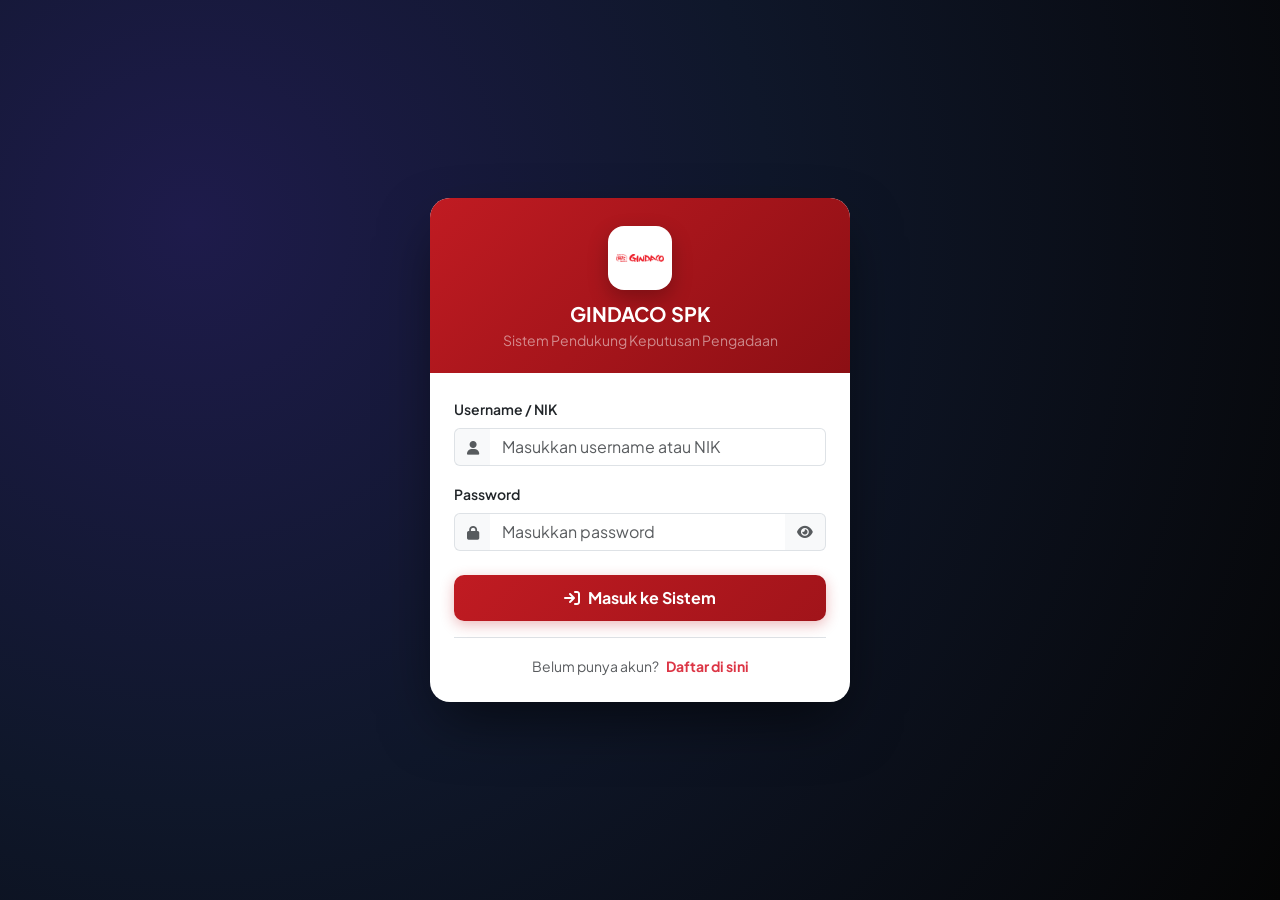
<file: bahan.html>
<!DOCTYPE html>
<html lang="id">
<head>
    <meta charset="UTF-8">
    <meta name="viewport" content="width=device-width, initial-scale=1.0">
    <title>Data Master Bahan Baku - GINDACO Mall Artha Gading</title>
    
    <!-- Bootstrap 5 CSS -->
    <link href="https://cdn.jsdelivr.net/npm/bootstrap@5.3.0/dist/css/bootstrap.min.css" rel="stylesheet">
    <!-- Font Awesome 6 -->
    <link rel="stylesheet" href="https://cdnjs.cloudflare.com/ajax/libs/font-awesome/6.4.0/css/all.min.css">
    <!-- Google Fonts Inter -->
    <link href="https://fonts.googleapis.com/css2?family=Inter:wght@300;400;500;600;700;800&family=JetBrains+Mono:wght@400;600&display=swap" rel="stylesheet">
    <!-- Custom CSS -->
    <link rel="stylesheet" href="assets/css/custom.css">
    <!-- Auth Guard: Proteksi Akses Sesi Login Gindaco SPK -->
    <script>
        (function() {
            var session = localStorage.getItem('gindaco_current_user');
            if (!session || session === 'null' || session === 'undefined') {
                window.location.replace('login.html');
            }
        })();
    </script>
</head>
<body class="bg-light">

    <!-- NAVBAR CONTAINER -->
    <div id="navbar-container"></div>

    <div class="container-fluid px-lg-4 py-4">

        <!-- KOP SURAT PRINT RESMI -->
        <div id="print-header-container" class="print-only d-none d-print-block"></div>

        <!-- PAGE HEADER -->
        <div class="page-header-box">
            <div>
            
                <h1 class="page-header-title">
                    <i class="fas fa-boxes-stacked text-danger"></i> Data  Bahan Baku &amp;
                </h1>
            
            </div>
            <div class="d-flex gap-2">
                <button onclick="window.print()" class="btn btn-soft">
                    <i class="fas fa-print me-1"></i> Cetak Laporan
                </button>
                <button type="button" class="btn btn-gindaco" data-bs-toggle="modal" data-bs-target="#modalTambahBahan">
                    <i class="fas fa-plus me-1"></i> Tambah Bahan
                </button>
                <a href="rekomendasi.html" class="btn btn-outline-danger">
                    <i class="fas fa-clipboard-check me-1"></i> Rekomendasi SPK
                </a>
            </div>
        </div>

        <!-- QUICK STATS ROW -->
        <div class="row g-3 mb-4">
            <div class="col-md-4">
                <div class="stat-card stat-primary py-3">
                    <div>
                        <p class="stat-label mb-1">Total Bahan Terdaftar</p>
                        <h4 class="stat-value mb-0 fs-3" id="kpiTotalBahan">0 <span class="fs-6 fw-normal text-muted">Item</span></h4>
                    </div>
                    <div class="stat-icon" style="width: 44px; height: 44px; font-size: 1.2rem;">
                        <i class="fas fa-cubes"></i>
                    </div>
                </div>
            </div>
            <div class="col-md-4">
                <div class="stat-card stat-success py-3">
                    <div>
                        <p class="stat-label mb-1">Stok Aman / Stabil</p>
                        <h4 class="stat-value mb-0 fs-3 text-success" id="kpiAmanCount">0 <span class="fs-6 fw-normal text-muted">Item</span></h4>
                    </div>
                    <div class="stat-icon" style="width: 44px; height: 44px; font-size: 1.2rem;">
                        <i class="fas fa-shield-check"></i>
                    </div>
                </div>
            </div>
            <div class="col-md-4">
                <div class="stat-card stat-danger py-3">
                    <div>
                        <p class="stat-label mb-1">Stok Kritis / Restock</p>
                        <h4 class="stat-value mb-0 fs-3 text-danger" id="kpiKritisCount">0 <span class="fs-6 fw-normal text-muted">Item</span></h4>
                    </div>
                    <div class="stat-icon" style="width: 44px; height: 44px; font-size: 1.2rem;">
                        <i class="fas fa-triangle-exclamation"></i>
                    </div>
                </div>
            </div>
        </div>

        <!-- MAIN TABLE CARD -->
        <div class="modern-card">
            <div class="modern-card-header flex-column flex-md-row gap-3">
                <div>
                    <h5 class="fw-bold mb-0 text-dark">Daftar Inventaris Bahan Baku</h5>
                    <span class="text-muted small" id="rowCountText">Memuat bahan baku...</span>
                </div>

                <div class="d-flex flex-wrap align-items-center gap-2 no-print">
                    <div class="btn-group btn-group-sm" role="group">
                        <button type="button" class="btn btn-outline-secondary active" id="btnFilterAll" onclick="setFilter('all')">Semua</button>
                        <button type="button" class="btn btn-outline-success" id="btnFilterAman" onclick="setFilter('aman')">Stok Aman</button>
                        <button type="button" class="btn btn-outline-danger" id="btnFilterKritis" onclick="setFilter('kritis')">Stok Kritis</button>
                    </div>

                    <div class="input-group input-group-sm" style="max-width: 250px;">
                        <span class="input-group-text bg-light text-muted"><i class="fas fa-search"></i></span>
                        <input type="text" id="searchInput" class="form-control bg-light" placeholder="Cari nama / kode bahan...">
                    </div>

                    <button type="button" class="btn btn-sm btn-success fw-bold" onclick="exportBahanCSV()">
                        <i class="fas fa-file-excel me-1"></i> Export CSV
                    </button>
                </div>
            </div>

            <div class="table-responsive">
                <table class="table table-modern table-hover align-middle mb-0" id="bahanTable">
                    <thead>
                        <tr>
                            <th style="width: 50px;">No</th>
                            <th style="width: 140px;">Kode Bahan</th>
                            <th>Nama Bahan Baku</th>
                            <th style="width: 90px;" class="text-center">Satuan</th>
                            <th style="width: 150px;" class="text-end">Stok Fisik Gudang</th>
                            <th style="width: 140px;" class="text-end">Safety Stock</th>
                            <th style="width: 130px;" class="text-center">Status</th>
                            <th style="width: 120px;" class="text-center no-print">Aksi</th>
                        </tr>
                    </thead>
                    <tbody id="bahanTableBody">
                        <!-- Diisi via JS -->
                    </tbody>
                </table>
            </div>
        </div>

        <!-- FOOTER PRINT RESMI -->
        <div id="print-footer-container" class="print-only d-none d-print-block"></div>

    </div>

    <!-- MODAL TAMBAH BAHAN BAKU -->
    <div class="modal fade" id="modalTambahBahan" tabindex="-1" aria-hidden="true">
        <div class="modal-dialog modal-dialog-centered">
            <div class="modal-content border-0 shadow">
                <div class="modal-header bg-danger text-white">
                    <h5 class="modal-title fw-bold"><i class="fas fa-plus me-2"></i>Tambah Bahan Baku Baru</h5>
                    <button type="button" class="btn-close btn-close-white" data-bs-dismiss="modal" aria-label="Close"></button>
                </div>
                <form id="formTambahBahan" onsubmit="event.preventDefault(); submitTambahBahan();">
                    <div class="modal-body p-4">
                        <div class="mb-3">
                            <label class="form-label small fw-bold text-dark">Kode Bahan Baku</label>
                            <input type="text" id="tambahKode" class="form-control font-monospace" placeholder="Misal: 10692229 atau W000063" required>
                        </div>
                        <div class="mb-3">
                            <label class="form-label small fw-bold text-dark">Nama Bahan Baku</label>
                            <input type="text" id="tambahNama" class="form-control" placeholder="Misal: OIL FOR TAKOYAKI" required>
                        </div>
                        <div class="row g-2 mb-3">
                            <div class="col-6">
                                <label class="form-label small fw-bold text-dark">Satuan Ukuran</label>
                                <input type="text" id="tambahSatuan" class="form-control" placeholder="g / ml / ea / pack" required>
                            </div>
                            <div class="col-6">
                                <label class="form-label small fw-bold text-dark">Stok Aktual Awal</label>
                                <input type="number" step="0.1" id="tambahStok" class="form-control font-monospace" placeholder="0" required>
                            </div>
                        </div>
                        <div class="mb-3">
                            <label class="form-label small fw-bold text-dark">Safety Stock Acuan</label>
                            <input type="number" step="0.1" id="tambahSafety" class="form-control font-monospace" placeholder="0" required>
                        </div>
                    </div>
                    <div class="modal-footer bg-light">
                        <button type="button" class="btn btn-outline-secondary btn-sm" data-bs-dismiss="modal">Batal</button>
                        <button type="submit" class="btn btn-gindaco btn-sm fw-bold">Simpan Bahan</button>
                    </div>
                </form>
            </div>
        </div>
    </div>

    <!-- Bootstrap 5 JS Bundle -->
    <script src="https://cdn.jsdelivr.net/npm/bootstrap@5.3.0/dist/js/bootstrap.bundle.min.js"></script>
    <!-- App Seed & DB Engine -->
    <script src="assets/js/seed_data.js"></script>
    <script src="assets/js/db.js"></script>
    <script src="assets/js/components.js"></script>

    <script>
    let materialsList = [];
    let currentFilter = 'all';

    document.addEventListener("DOMContentLoaded", function() {
        Components.renderNavbar('bahan');
        Components.renderPrintHeader('print-header-container', 'Laporan Analisis Stok & Persediaan Bahan Baku', 'Monitoring Fisik Gudang & Ambang Batas Safety Stock &bull; Outlet Mall Artha Gading &bull; ' + new Date().toLocaleDateString('id-ID', { month: 'long', year: 'numeric' }));
        Components.renderPrintFooter('print-footer-container');

        loadBahanTable();

        const searchInput = document.getElementById('searchInput');
        if (searchInput) {
            searchInput.addEventListener('input', function() {
                const q = this.value.toLowerCase().trim();
                const rows = document.querySelectorAll('#bahanTableBody tr');
                let count = 0;
                rows.forEach(r => {
                    if (r.innerText.toLowerCase().includes(q)) {
                        r.style.display = '';
                        count++;
                    } else {
                        r.style.display = 'none';
                    }
                });
                document.getElementById('rowCountText').innerText = `Menampilkan ${count} dari ${materialsList.length} bahan baku`;
            });
        }
    });

    function loadBahanTable() {
        materialsList = GindacoDB.getBahanBaku();
        const tbody = document.getElementById('bahanTableBody');
        tbody.innerHTML = '';

        let amanCount = 0;
        let kritisCount = 0;

        materialsList.forEach((b, idx) => {
            const isKritis = b.stok_aktual <= (b.safety_stock || 0);
            if (isKritis) kritisCount++;
            else amanCount++;

            const statusClass = isKritis ? 'kritis' : 'aman';
            const statusBadge = isKritis 
                ? '<span class="badge bg-danger-subtle text-danger border border-danger-subtle"><i class="fas fa-triangle-exclamation me-1"></i>Kritis</span>' 
                : '<span class="badge bg-success-subtle text-success border border-success-subtle"><i class="fas fa-check me-1"></i>Aman</span>';

            const tr = document.createElement('tr');
            tr.setAttribute('data-status', statusClass);
            tr.innerHTML = `
                <td class="text-muted fw-semibold">${idx + 1}</td>
                <td><span class="badge bg-light text-dark border font-monospace">${b.kode_bahan}</span></td>
                <td><strong class="text-dark">${b.nama_bahan}</strong></td>
                <td class="text-center"><span class="badge bg-secondary bg-opacity-10 text-secondary border border-secondary border-opacity-25">${b.satuan}</span></td>
                <td class="text-end font-monospace fw-bold text-dark">${b.stok_aktual.toLocaleString('id-ID')}</td>
                <td class="text-end font-monospace text-muted">${b.safety_stock.toLocaleString('id-ID')}</td>
                <td class="text-center">${statusBadge}</td>
                <td class="text-center no-print">
                    <div class="btn-group btn-group-sm">
                        <a href="edit_bahan.html?id=${b.id}" class="btn btn-outline-secondary" title="Edit stok">
                            <i class="fas fa-pen-to-square"></i>
                        </a>
                        <button type="button" class="btn btn-outline-danger" onclick="deleteBahanItem(${b.id}, '${b.nama_bahan}')" title="Hapus bahan">
                            <i class="fas fa-trash"></i>
                        </button>
                    </div>
                </td>
            `;
            tbody.appendChild(tr);
        });

        document.getElementById('kpiTotalBahan').innerHTML = `${materialsList.length} <span class="fs-6 fw-normal text-muted">Item</span>`;
        document.getElementById('kpiAmanCount').innerHTML = `${amanCount} <span class="fs-6 fw-normal text-muted">Item</span>`;
        document.getElementById('kpiKritisCount').innerHTML = `${kritisCount} <span class="fs-6 fw-normal text-muted">Item</span>`;
        document.getElementById('rowCountText').innerText = `Menampilkan ${materialsList.length} bahan baku`;
    }

    function setFilter(status) {
        currentFilter = status;
        document.getElementById('btnFilterAll').classList.toggle('active', status === 'all');
        document.getElementById('btnFilterAman').classList.toggle('active', status === 'aman');
        document.getElementById('btnFilterKritis').classList.toggle('active', status === 'kritis');

        const rows = document.querySelectorAll('#bahanTableBody tr');
        let count = 0;
        rows.forEach(r => {
            const rStat = r.getAttribute('data-status');
            if (status === 'all' || rStat === status) {
                r.style.display = '';
                count++;
            } else {
                r.style.display = 'none';
            }
        });
        document.getElementById('rowCountText').innerText = `Menampilkan ${count} bahan baku (Filter: ${status.toUpperCase()})`;
    }

    function submitTambahBahan() {
        const kode = document.getElementById('tambahKode').value.trim();
        const nama = document.getElementById('tambahNama').value.trim();
        const satuan = document.getElementById('tambahSatuan').value.trim();
        const stok = parseFloat(document.getElementById('tambahStok').value) || 0;
        const safety = parseFloat(document.getElementById('tambahSafety').value) || 0;

        if (!kode || !nama || !satuan) {
            alert('Mohon lengkapi seluruh kolom!');
            return;
        }

        GindacoDB.addBahanBaku({
            kode_bahan: kode,
            nama_bahan: nama,
            satuan: satuan,
            stok_aktual: stok,
            safety_stock: safety
        });

        const modalEl = document.getElementById('modalTambahBahan');
        const modal = bootstrap.Modal.getInstance(modalEl);
        if (modal) modal.hide();
        document.getElementById('formTambahBahan').reset();

        alert(`Bahan "${nama}" berhasil ditambahkan!`);
        loadBahanTable();
    }

    function deleteBahanItem(id, nama) {
        if (confirm(`Yakin ingin menghapus bahan baku "${nama}" dari sistem?`)) {
            GindacoDB.deleteBahanBaku(id);
            loadBahanTable();
        }
    }

    function exportBahanCSV() {
        if (materialsList.length === 0) return;
        let csv = "data:text/csv;charset=utf-8,No,Kode Bahan,Nama Bahan,Satuan,Stok Aktual,Safety Stock,Status\r\n";
        materialsList.forEach((b, i) => {
            const stat = b.stok_aktual <= b.safety_stock ? 'Kritis' : 'Aman';
            csv += `${i + 1},"${b.kode_bahan}","${b.nama_bahan}","${b.satuan}",${b.stok_aktual},${b.safety_stock},${stat}\r\n`;
        });
        const link = document.createElement("a");
        link.setAttribute("href", encodeURI(csv));
        link.setAttribute("download", `Master_Bahan_Baku_Gindaco_${new Date().toISOString().slice(0,10)}.csv`);
        document.body.appendChild(link);
        link.click();
        document.body.removeChild(link);
    }
    </script>
</body>
</html>
</file>
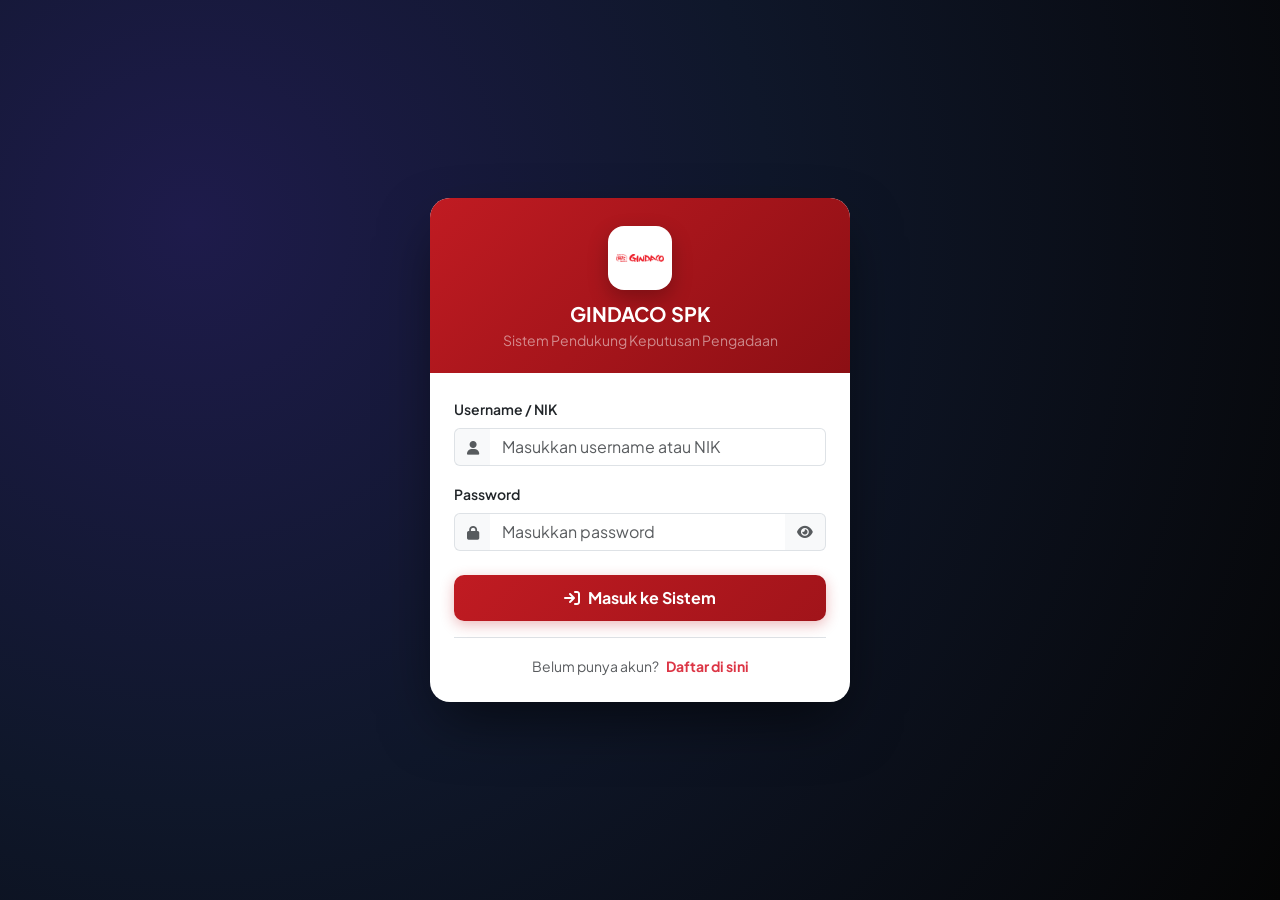
<file: historis.html>
<!DOCTYPE html>
<html lang="id">
<head>
    <meta charset="UTF-8">
    <meta name="viewport" content="width=device-width, initial-scale=1.0">
    <title>Data Historis Pemakaian - GINDACO SPK</title>
    
    <!-- Bootstrap 5 CSS -->
    <link href="https://cdn.jsdelivr.net/npm/bootstrap@5.3.0/dist/css/bootstrap.min.css" rel="stylesheet">
    <!-- Font Awesome 6 -->
    <link rel="stylesheet" href="https://cdnjs.cloudflare.com/ajax/libs/font-awesome/6.4.0/css/all.min.css">
    <!-- Google Fonts Inter -->
    <link href="https://fonts.googleapis.com/css2?family=Inter:wght@300;400;500;600;700;800&family=JetBrains+Mono:wght@400;600&display=swap" rel="stylesheet">
    <!-- Custom CSS -->
    <link rel="stylesheet" href="assets/css/custom.css">
    <!-- Auth Guard: Proteksi Akses Sesi Login Gindaco SPK -->
    <script>
        (function() {
            var session = localStorage.getItem('gindaco_current_user');
            if (!session || session === 'null' || session === 'undefined') {
                window.location.replace('login.html');
            }
        })();
    </script>
</head>
<body class="bg-light">

    <!-- NAVBAR CONTAINER -->
    <div id="navbar-container"></div>

    <div class="container-fluid px-lg-4 py-4">

        <!-- KOP SURAT PRINT RESMI -->
        <div id="print-header-container" class="print-only d-none d-print-block"></div>

        <div class="page-header-box">
            <div>
            
                <h1 class="page-header-title">
                    <i class="fas fa-clock-rotate-left text-primary"></i> Data Historis Pemakaian Bahan
                </h1>
         
            </div>
            <div class="d-flex gap-2">
                <button onclick="window.print()" class="btn btn-soft">
                    <i class="fas fa-print me-1"></i> Cetak Dokumen
                </button>
                <a href="weekly_forecast.html#kelola-database" class="btn btn-outline-danger">
                    <i class="fas fa-database me-1"></i> Kelola Database (Import CSV)
                </a>
                <a href="weekly_forecast.html" class="btn btn-gindaco">
                    <i class="fas fa-calendar-week me-1"></i> Weekly Forecast
                </a>
            </div>
        </div>

        <!-- MAIN TABLE CARD -->
        <div class="modern-card">
            <div class="modern-card-header flex-column flex-md-row gap-3">
                <div>
                    <h5 class="fw-bold mb-0 text-dark">
                        <i class="fas fa-database text-secondary me-2"></i>Tabel Riwayat Pemakaian Bahan
                    </h5>
                    <span class="text-muted small" id="rowCountText">Memuat riwayat historis...</span>
                </div>

                <div class="d-flex gap-2 no-print">
                    <div class="input-group input-group-sm" style="max-width: 250px;">
                        <span class="input-group-text bg-light text-muted"><i class="fas fa-search"></i></span>
                        <input type="text" id="searchInput" class="form-control bg-light" placeholder="Cari periode/bahan...">
                    </div>
                    <button type="button" class="btn btn-sm btn-success fw-bold" onclick="exportHistorisCSV()">
                        <i class="fas fa-file-excel me-1"></i> Export CSV
                    </button>
                </div>
            </div>

            <div class="table-responsive">
                <table class="table table-modern table-hover align-middle mb-0" id="historisTable">
                    <thead>
                        <tr>
                            <th style="width: 50px;">No</th>
                            <th style="width: 150px;">Periode</th>
                            <th style="width: 140px;">Kode Bahan</th>
                            <th>Nama Bahan Baku</th>
                            <th style="width: 180px;" class="text-end">Pemakaian Aktual (Y<sub>t</sub>)</th>
                            <th style="width: 110px;" class="text-center">Satuan</th>
                        </tr>
                    </thead>
                    <tbody id="historisTableBody">
                        <!-- Diisi via JS -->
                    </tbody>
                </table>
            </div>
        </div>

        <!-- FOOTER PRINT RESMI -->
        <div id="print-footer-container" class="print-only d-none d-print-block"></div>

    </div>

    <!-- Bootstrap 5 JS Bundle -->
    <script src="https://cdn.jsdelivr.net/npm/bootstrap@5.3.0/dist/js/bootstrap.bundle.min.js"></script>
    <!-- App Seed & DB Engine -->
    <script src="assets/js/seed_data.js"></script>
    <script src="assets/js/db.js"></script>
    <script src="assets/js/components.js"></script>

    <script>
    let historisList = [];

    document.addEventListener("DOMContentLoaded", function() {
        Components.renderNavbar('historis');
        Components.renderPrintHeader('print-header-container', 'Laporan Data Historis Pemakaian Bahan Baku', 'Rekapitulasi Mutasi Pemakaian Fisik &bull; Outlet Mall Artha Gading &bull; ' + new Date().toLocaleDateString('id-ID', { month: 'long', year: 'numeric' }));
        Components.renderPrintFooter('print-footer-container');

        loadHistorisTable();

        const searchInput = document.getElementById('searchInput');
        if (searchInput) {
            searchInput.addEventListener('input', function() {
                const q = this.value.toLowerCase().trim();
                const rows = document.querySelectorAll('#historisTableBody tr');
                let count = 0;
                rows.forEach(r => {
                    if (r.innerText.toLowerCase().includes(q)) {
                        r.style.display = '';
                        count++;
                    } else {
                        r.style.display = 'none';
                    }
                });
                document.getElementById('rowCountText').innerText = `Menampilkan ${count} dari ${historisList.length} catatan historis`;
            });
        }
    });

    function loadHistorisTable() {
        const rawHistoris = GindacoDB.getHistoris();
        const allBahan = GindacoDB.getBahanBaku();
        const bahanMap = {};
        allBahan.forEach(b => bahanMap[b.id] = b);

        historisList = rawHistoris.map(h => {
            const b = bahanMap[h.id_bahan] || { kode_bahan: '-', nama_bahan: 'Bahan ID #' + h.id_bahan, satuan: 'unit' };
            return {
                id: h.id,
                periode: h.periode,
                kode_bahan: b.kode_bahan,
                nama_bahan: b.nama_bahan,
                satuan: b.satuan,
                pemakaian: h.pemakaian_aktual
            };
        });

        const tbody = document.getElementById('historisTableBody');
        tbody.innerHTML = historisList.map((item, idx) => `
            <tr>
                <td class="text-muted fw-semibold">${idx + 1}</td>
                <td><strong class="text-dark">${item.periode}</strong></td>
                <td><span class="badge bg-light text-dark border font-monospace">${item.kode_bahan}</span></td>
                <td>${item.nama_bahan}</td>
                <td class="text-end font-monospace fw-bold text-primary">${item.pemakaian.toLocaleString('id-ID')}</td>
                <td class="text-center"><span class="badge bg-secondary bg-opacity-10 text-secondary border border-secondary border-opacity-25">${item.satuan}</span></td>
            </tr>
        `).join('');

        document.getElementById('rowCountText').innerText = `Menampilkan ${historisList.length} baris catatan historis`;
    }

    function exportHistorisCSV() {
        if (historisList.length === 0) return;
        let csv = "data:text/csv;charset=utf-8,No,Periode,Kode Bahan,Nama Bahan,Pemakaian Aktual,Satuan\r\n";
        historisList.forEach((h, i) => {
            csv += `${i + 1},"${h.periode}","${h.kode_bahan}","${h.nama_bahan}",${h.pemakaian},"${h.satuan}"\r\n`;
        });
        const link = document.createElement("a");
        link.setAttribute("href", encodeURI(csv));
        link.setAttribute("download", `Data_Historis_Gindaco_${new Date().toISOString().slice(0,10)}.csv`);
        document.body.appendChild(link);
        link.click();
        document.body.removeChild(link);
    }
    </script>
</body>
</html>
</file>
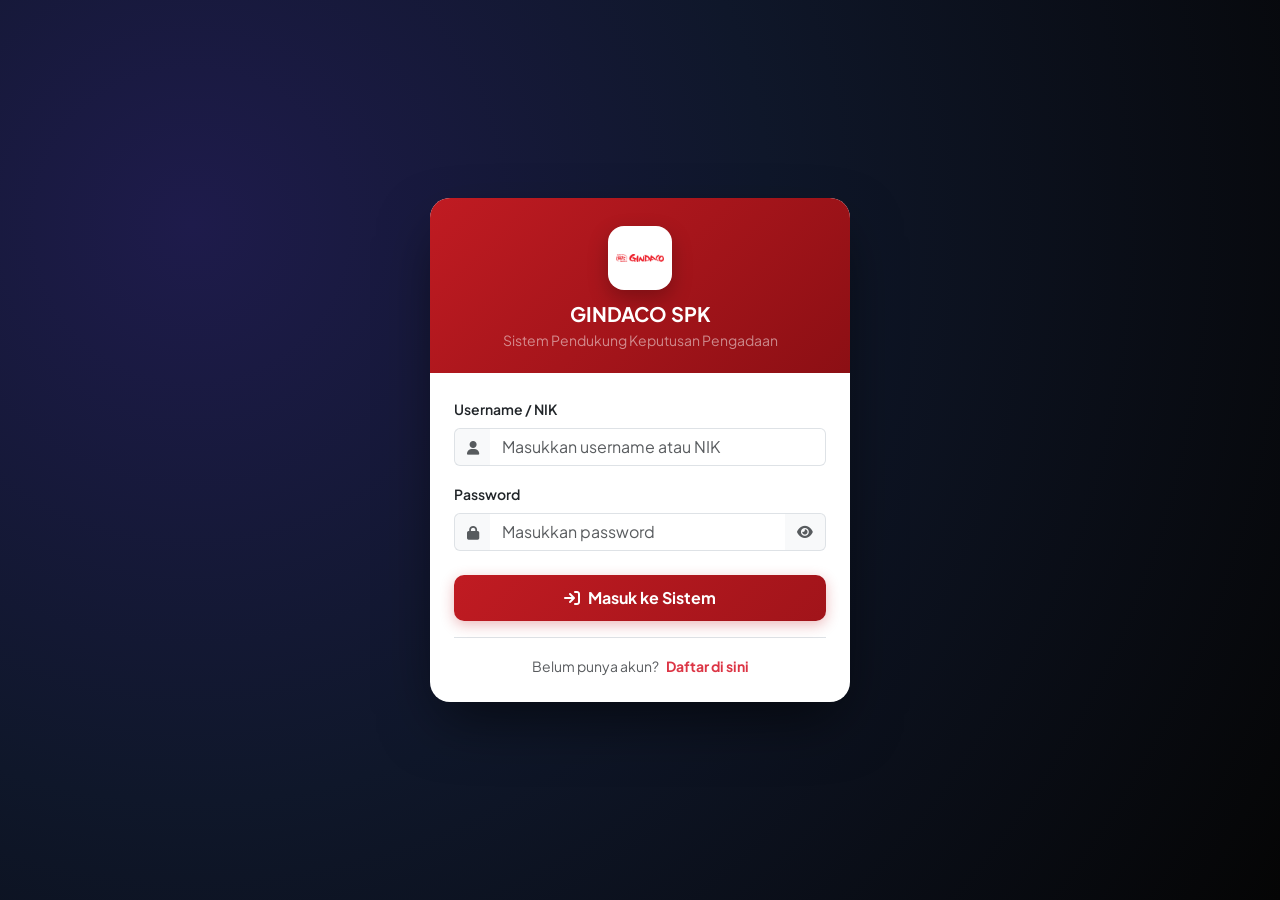
<file: import_csv.html>
<!DOCTYPE html>
<html lang="id">
<head>
    <meta charset="UTF-8">
    <meta name="viewport" content="width=device-width, initial-scale=1.0">
    <title>Pengalihan: Kelola Database - GINDACO SPK</title>
    <!-- Bootstrap 5 CSS -->
    <link href="https://cdn.jsdelivr.net/npm/bootstrap@5.3.0/dist/css/bootstrap.min.css" rel="stylesheet">
    <link rel="stylesheet" href="https://cdnjs.cloudflare.com/ajax/libs/font-awesome/6.4.0/css/all.min.css">
    <link rel="stylesheet" href="assets/css/custom.css">
    <!-- Immediate Redirect Script -->
    <script>
        window.location.replace('weekly_forecast.html#kelola-database');
    </script>
</head>
<body class="bg-light d-flex align-items-center justify-content-center min-vh-100">
    <div class="card shadow-sm border-0 p-4 text-center" style="max-width: 480px;">
        <div class="mb-3">
            <span class="spinner-border text-danger" role="status"></span>
        </div>
        <h5 class="fw-bold text-dark">Mengalihkan ke Kelola Database...</h5>
        <p class="text-muted small mb-3">
            Fitur Import CSV telah dikonsolidasi ke dalam modul <strong>Kelola Database</strong> di halaman <strong>Weekly Forecast</strong>.
        </p>
        <a href="weekly_forecast.html#kelola-database" class="btn btn-gindaco fw-semibold">
            Buka Kelola Database Sekarang <i class="fas fa-arrow-right ms-1"></i>
        </a>
    </div>
</body>
</html>
</file>
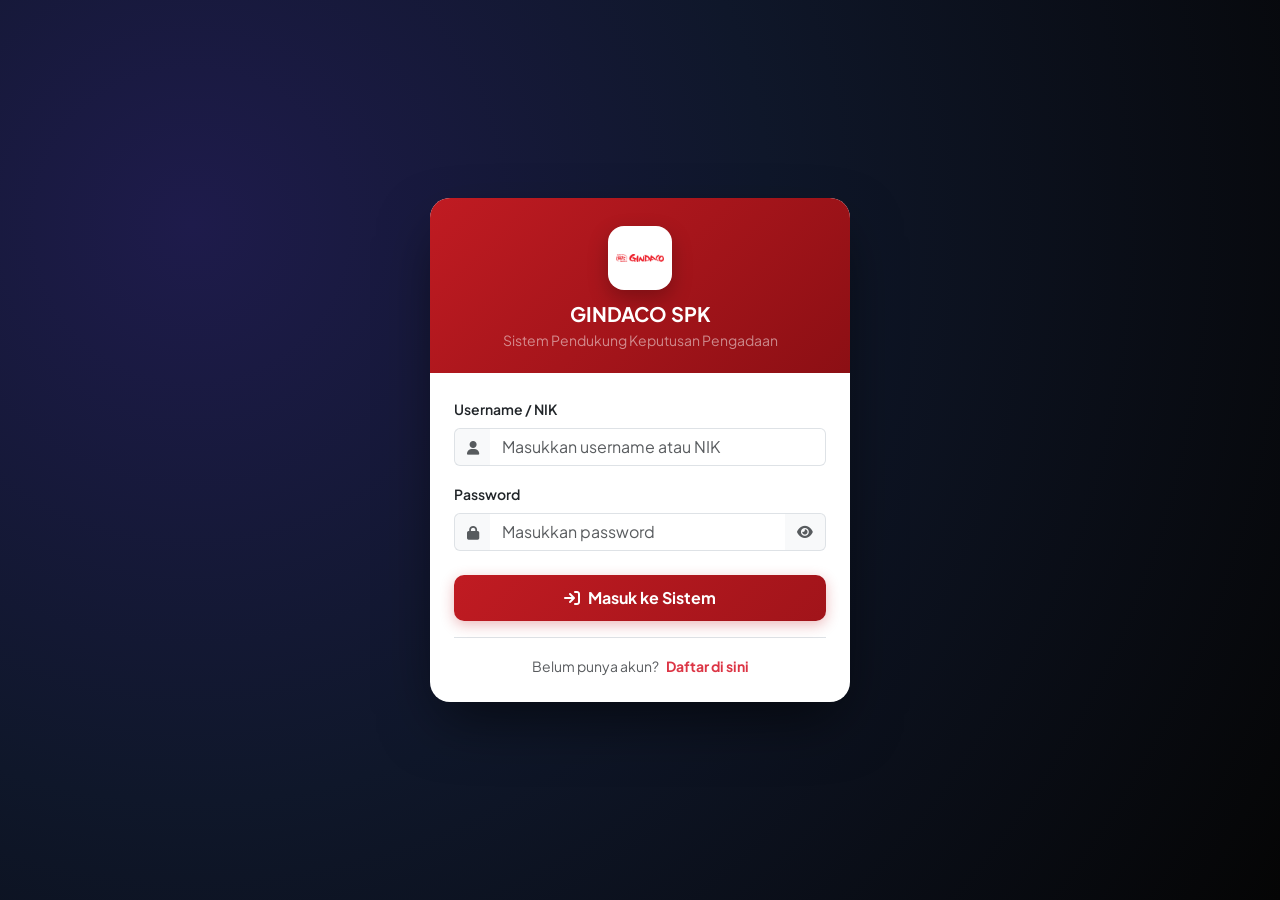
<file: input_penjualan.html>
<!DOCTYPE html>
<html lang="id">
<head>
    <meta charset="UTF-8">
    <meta name="viewport" content="width=device-width, initial-scale=1.0">
    <title>Input Penjualan &amp; Auto BOM - GINDACO Mall Artha Gading</title>
    
    <!-- Bootstrap 5 CSS -->
    <link href="https://cdn.jsdelivr.net/npm/bootstrap@5.3.0/dist/css/bootstrap.min.css" rel="stylesheet">
    <!-- Font Awesome 6 -->
    <link rel="stylesheet" href="https://cdnjs.cloudflare.com/ajax/libs/font-awesome/6.4.0/css/all.min.css">
    <!-- Google Fonts Inter -->
    <link href="https://fonts.googleapis.com/css2?family=Inter:wght@300;400;500;600;700;800&family=JetBrains+Mono:wght@400;600&display=swap" rel="stylesheet">
    <!-- Custom CSS -->
    <link rel="stylesheet" href="assets/css/custom.css">
    <!-- Auth Guard: Proteksi Akses Sesi Login Gindaco SPK -->
    <script>
        (function() {
            var session = localStorage.getItem('gindaco_current_user');
            if (!session || session === 'null' || session === 'undefined') {
                window.location.replace('login.html');
            }
        })();
    </script>
</head>
<body class="bg-light">

    <!-- NAVBAR CONTAINER -->
    <div id="navbar-container"></div>

    <div class="container py-5" style="max-width: 800px;">
        <!-- Breadcrumb -->
        <nav aria-label="breadcrumb" class="mb-3">
            <ol class="breadcrumb small">
                <li class="breadcrumb-item"><a href="index.html" class="text-decoration-none text-muted">Dashboard</a></li>
                <li class="breadcrumb-item active text-danger fw-semibold" aria-current="page">Input Penjualan</li>
            </ol>
        </nav>

        <div id="alertBox"></div>

        <div class="modern-card mb-4">
            <div class="modern-card-header bg-light">
                <div class="d-flex align-items-center gap-3">
                    <div class="brand-icon" style="width: 44px; height: 44px; font-size: 1.1rem; background: linear-gradient(135deg, #c01b22, #ea580c); color: #fff;">
                        <i class="fas fa-cart-shopping"></i>
                    </div>
                    <div>
                        <h5 class="fw-bold mb-0 text-dark">Input Transaksi Penjualan Menu</h5>
                        <span class="text-muted small">Otomatis mengurangi stok bahan baku via Bill of Materials (BOM)</span>
                    </div>
                </div>
            </div>

            <div class="modern-card-body p-4">
                <form id="formPenjualan" onsubmit="event.preventDefault(); submitPenjualan();">
                    <div class="row g-3 mb-3">
                        <div class="col-md-6">
                            <label class="form-label small fw-bold text-dark text-uppercase">Tanggal Transaksi</label>
                            <input type="date" id="inputTanggal" class="form-control" required>
                        </div>
                        <div class="col-md-6">
                            <label class="form-label small fw-bold text-dark text-uppercase">Jumlah Porsi Terjual</label>
                            <input type="number" min="1" id="inputJumlah" class="form-control font-monospace fw-bold" placeholder="1" required>
                        </div>
                    </div>

                    <div class="mb-4">
                        <label class="form-label small fw-bold text-dark text-uppercase">Pilih Menu Takoyaki / Taiyaki</label>
                        <select id="selectMenu" class="form-select" required>
                            <!-- Diisi via JS -->
                        </select>
                    </div>

                    <div class="p-3 bg-light rounded-3 border mb-4">
                        <strong class="text-dark small d-block mb-1"><i class="fas fa-info-circle text-primary me-1"></i>Koneksi Otomatis Resep BOM:</strong>
                        <p class="text-muted small mb-0">
                            Setiap porsi menu yang dicatat akan langsung memotong stok bahan baku terkait (adonan takoyaki, saus, mayonaise, katsuobushi, tenkasu, dll) secara instan di LocalStorage.
                        </p>
                    </div>

                    <div class="d-flex justify-content-between align-items-center">
                        <a href="index.html" class="btn btn-outline-secondary px-3">
                            <i class="fas fa-arrow-left me-1"></i> Dashboard
                        </a>
                        <button type="submit" class="btn btn-gindaco px-4 fw-bold">
                            <i class="fas fa-check me-1"></i> Simpan &amp; Potong Stok Bahan
                        </button>
                    </div>
                </form>
            </div>
        </div>
    </div>

    <!-- Bootstrap 5 JS Bundle -->
    <script src="https://cdn.jsdelivr.net/npm/bootstrap@5.3.0/dist/js/bootstrap.bundle.min.js"></script>
    <!-- App Seed & DB Engine -->
    <script src="assets/js/seed_data.js"></script>
    <script src="assets/js/db.js"></script>
    <script src="assets/js/components.js"></script>

    <script>
    document.addEventListener("DOMContentLoaded", function() {
        Components.renderNavbar('dashboard');

        // Set today's date
        document.getElementById('inputTanggal').value = new Date().toISOString().slice(0, 10);

        // Populate menus
        const menus = GindacoDB.getMenus();
        const selectMenu = document.getElementById('selectMenu');
        selectMenu.innerHTML = '<option value="">-- Pilih Menu Penjualan --</option>' + menus.map(m => `
            <option value="${m.id}">${m.kode_menu} - ${m.nama_menu}</option>
        `).join('');
    });

    function submitPenjualan() {
        const idMenu = parseInt(document.getElementById('selectMenu').value, 10);
        const qty = parseInt(document.getElementById('inputJumlah').value, 10);
        const tanggal = document.getElementById('inputTanggal').value;

        if (!idMenu || qty <= 0) {
            alert('Harap pilih menu dan tentukan jumlah penjualan valid!');
            return;
        }

        const bomRecipes = GindacoDB.getBOMRecipes();
        const recipe = bomRecipes[idMenu] || [];

        let allBahan = GindacoDB.getBahanBaku();
        let affected = 0;

        recipe.forEach(item => {
            const kb = item.kode_bahan;
            const deduction = (parseFloat(item.qty_dibutuhkan) || 0) * qty;
            const bIndex = allBahan.findIndex(b => b.kode_bahan === kb);
            if (bIndex !== -1) {
                allBahan[bIndex].stok_aktual = Math.max(0, parseFloat((allBahan[bIndex].stok_aktual - deduction).toFixed(2)));
                affected++;
            }
        });

        GindacoDB.saveBahanBaku(allBahan);

        document.getElementById('alertBox').innerHTML = `
            <div class="alert alert-success d-flex align-items-center gap-3 shadow-sm border-0 mb-4" role="alert">
                <div class="fs-3 text-success"><i class="fas fa-circle-check"></i></div>
                <div>
                    <h6 class="fw-bold mb-1">Transaksi Penjualan Berhasil Disimpan!</h6>
                    <div class="small">Stok bahan baku untuk menu ini telah otomatis dikurangi sebanyak <strong>${affected} komponen bahan</strong> berdasarkan resep BOM.</div>
                </div>
            </div>
        `;

        document.getElementById('inputJumlah').value = '1';
    }
    </script>
</body>
</html>
</file>
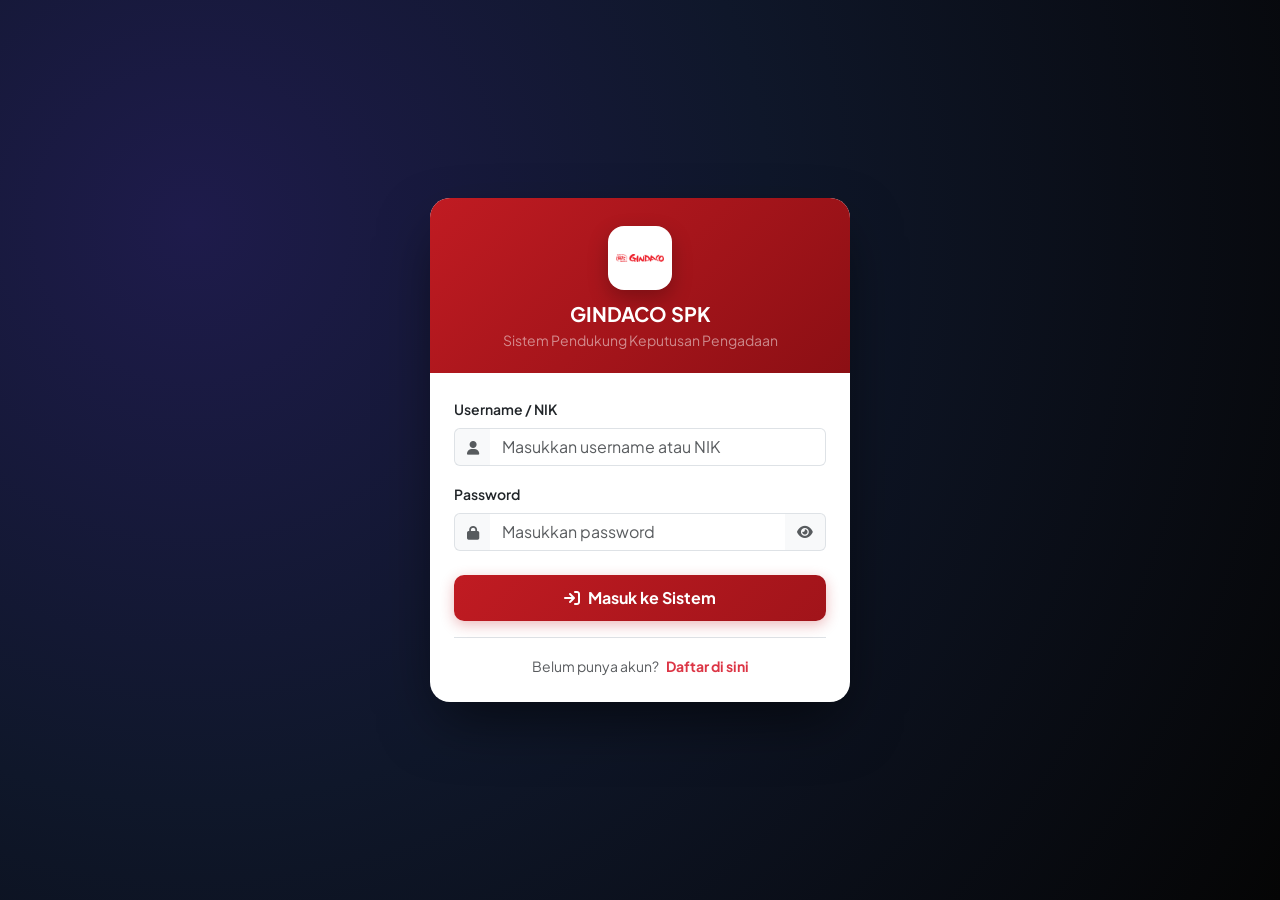
<file: laporan.html>
<!DOCTYPE html>
<html lang="id">
<head>
    <meta charset="UTF-8">
    <meta name="viewport" content="width=device-width, initial-scale=1.0">
    <title>Pusat Laporan SPK - GINDACO Mall Artha Gading</title>
    
    <!-- Bootstrap 5 CSS -->
    <link href="https://cdn.jsdelivr.net/npm/bootstrap@5.3.0/dist/css/bootstrap.min.css" rel="stylesheet">
    <!-- Font Awesome 6 -->
    <link rel="stylesheet" href="https://cdnjs.cloudflare.com/ajax/libs/font-awesome/6.4.0/css/all.min.css">
    <!-- Google Fonts Inter -->
    <link href="https://fonts.googleapis.com/css2?family=Inter:wght@300;400;500;600;700;800&family=JetBrains+Mono:wght@400;600&display=swap" rel="stylesheet">
    <!-- Custom CSS -->
    <link rel="stylesheet" href="assets/css/custom.css">
    <!-- Auth Guard: Proteksi Akses Sesi Login Gindaco SPK -->
    <script>
        (function() {
            var session = localStorage.getItem('gindaco_current_user');
            if (!session || session === 'null' || session === 'undefined') {
                window.location.replace('login.html');
            }
        })();
    </script>
</head>
<body class="bg-light">

    <!-- NAVBAR CONTAINER -->
    <div id="navbar-container"></div>

    <div class="container-fluid px-lg-4 py-4">

        <!-- PAGE HEADER -->
        <div class="page-header-box">
            <div>
    
                <h1 class="page-header-title">
                    <i class="fas fa-file-invoice text-warning"></i> Pusat 4 Laporan Manajerial SPK
                </h1>
            </div>
            <div class="d-flex gap-2">
                <button onclick="window.print()" class="btn btn-soft">
                    <i class="fas fa-print me-1"></i> Cetak Ringkasan
                </button>
            </div>
        </div>

        <!-- 4 REPORT CARDS GRID -->
        <div class="row g-4 mb-4">
            <!-- LAPORAN 1 -->
            <div class="col-lg-6">
                <div class="modern-card modern-card-interactive h-100 p-4 border-primary border-opacity-25">
                    <div class="d-flex align-items-start justify-content-between mb-3">
                        <div class="brand-icon" style="background: linear-gradient(135deg, #3b82f6, #1d4ed8); color: #fff;">
                            <i class="fas fa-clock-rotate-left"></i>
                        </div>
                        <span class="badge bg-primary bg-opacity-10 text-primary border border-primary border-opacity-25 fw-bold px-3 py-1">
                            Laporan 1
                        </span>
                    </div>
                    <h5 class="fw-bold text-dark mb-2">Laporan Data Historis Pemakaian</h5>
               
                    <div class="p-3 bg-light rounded-3 mb-4 d-flex justify-content-between align-items-center">
                        <span class="text-muted small"><i class="fas fa-database text-primary me-1"></i> Total Rekaman:</span>
                        <strong class="text-dark" id="txtTotalHistoris">0 Baris Data</strong>
                    </div>
                    <div class="d-flex gap-2">
                        <a href="historis.html" class="btn btn-outline-primary flex-grow-1 fw-semibold">
                            <i class="fas fa-eye me-1"></i> Buka Tabel
                        </a>
                        <a href="historis.html" onclick="window.open('historis.html'); return false;" class="btn btn-primary fw-semibold px-3">
                            <i class="fas fa-print me-1"></i> Cetak Dokumen
                        </a>
                    </div>
                </div>
            </div>

            <!-- LAPORAN 2 -->
            <div class="col-lg-6">
                <div class="modern-card modern-card-interactive h-100 p-4 border-success border-opacity-25">
                    <div class="d-flex align-items-start justify-content-between mb-3">
                        <div class="brand-icon" style="background: linear-gradient(135deg, #10b981, #047857); color: #fff;">
                            <i class="fas fa-chart-line"></i>
                        </div>
                        <span class="badge bg-success bg-opacity-10 text-success border border-success border-opacity-25 fw-bold px-3 py-1">
                            Laporan 2
                        </span>
                    </div>
                    <h5 class="fw-bold text-dark mb-2">Laporan Hasil Weekly Forecasting</h5>
                    
                    <div class="p-3 bg-light rounded-3 mb-4 d-flex justify-content-between align-items-center">
                        <span class="text-muted small"><i class="fas fa-sliders text-success me-1"></i> Parameter Pemulusan:</span>
                        <strong class="text-success">&alpha; = 0.30 (Standar)</strong>
                    </div>
                    <div class="d-flex gap-2">
                        <a href="weekly_forecast.html" class="btn btn-outline-success flex-grow-1 fw-semibold">
                            <i class="fas fa-calendar-week me-1"></i> Buka Weekly Forecast
                        </a>
                        <a href="weekly_forecast.html" onclick="window.open('weekly_forecast.html'); return false;" class="btn btn-success fw-semibold px-3">
                            <i class="fas fa-print me-1"></i> Cetak Dokumen
                        </a>
                    </div>
                </div>
            </div>

            <!-- LAPORAN 3 -->
            <div class="col-lg-6">
                <div class="modern-card modern-card-interactive h-100 p-4 border-warning border-opacity-25">
                    <div class="d-flex align-items-start justify-content-between mb-3">
                        <div class="brand-icon" style="background: linear-gradient(135deg, #f59e0b, #b45309); color: #fff;">
                            <i class="fas fa-boxes-stacked"></i>
                        </div>
                        <span class="badge bg-warning bg-opacity-10 text-warning border border-warning border-opacity-25 fw-bold px-3 py-1">
                            Laporan 3
                        </span>
                    </div>
                    <h5 class="fw-bold text-dark mb-2">Laporan Analisis Stok &amp; Persediaan Gudang</h5>
                   
                    <div class="p-3 bg-light rounded-3 mb-4 d-flex justify-content-between align-items-center">
                        <span class="text-muted small"><i class="fas fa-triangle-exclamation text-danger me-1"></i> Bahan Kritis:</span>
                        <strong class="text-danger" id="txtTotalKritis">0 Item Kritis</strong>
                    </div>
                    <div class="d-flex gap-2">
                        <a href="bahan.html" class="btn btn-outline-warning text-dark flex-grow-1 fw-semibold">
                            <i class="fas fa-warehouse me-1"></i> Buka Tabel
                        </a>
                        <a href="bahan.html" onclick="window.open('bahan.html'); return false;" class="btn btn-warning text-dark fw-semibold px-3">
                            <i class="fas fa-print me-1"></i> Cetak Dokumen
                        </a>
                    </div>
                </div>
            </div>

            <!-- LAPORAN 4 -->
            <div class="col-lg-6">
                <div class="modern-card modern-card-interactive h-100 p-4 border-danger border-opacity-25">
                    <div class="d-flex align-items-start justify-content-between mb-3">
                        <div class="brand-icon" style="background: linear-gradient(135deg, #c01b22, #991b1b); color: #fff;">
                            <i class="fas fa-clipboard-check"></i>
                        </div>
                        <span class="badge bg-danger bg-opacity-10 text-danger border border-danger border-opacity-25 fw-bold px-3 py-1">
                            Laporan 4
                        </span>
                    </div>
                    <h5 class="fw-bold text-dark mb-2">Laporan Rekomendasi Pengadaan Akhir (SPK)</h5>
        
                    <div class="p-3 bg-light rounded-3 mb-4 d-flex justify-content-between align-items-center">
                        <span class="text-muted small"><i class="fas fa-check-double text-danger me-1"></i> Status SPK:</span>
                        <strong class="text-danger">Siap Dicetak &amp; Dieksekusi</strong>
                    </div>
                    <div class="d-flex gap-2">
                        <a href="rekomendasi.html" class="btn btn-outline-danger flex-grow-1 fw-semibold">
                            <i class="fas fa-file-contract me-1"></i> Buka Rekomendasi
                        </a>
                        <a href="rekomendasi.html" onclick="window.open('rekomendasi.html'); return false;" class="btn btn-gindaco fw-semibold px-3">
                            <i class="fas fa-print me-1"></i> Cetak Resmi
                        </a>
                    </div>
                </div>
            </div>
        </div>
    </div>

    <!-- Bootstrap 5 JS Bundle -->
    <script src="https://cdn.jsdelivr.net/npm/bootstrap@5.3.0/dist/js/bootstrap.bundle.min.js"></script>
    <!-- App Seed & DB Engine -->
    <script src="assets/js/seed_data.js"></script>
    <script src="assets/js/db.js"></script>
    <script src="assets/js/components.js"></script>

    <script>
    document.addEventListener("DOMContentLoaded", function() {
        Components.renderNavbar('laporan');

        const allHistoris = GindacoDB.getHistoris();
        const allBahan = GindacoDB.getBahanBaku();
        const kritisCount = allBahan.filter(b => b.stok_aktual <= (b.safety_stock || 1000)).length;

        document.getElementById('txtTotalHistoris').innerText = `${allHistoris.length} Baris Data`;
        document.getElementById('txtTotalKritis').innerText = `${kritisCount} Item Kritis`;
    });
    </script>
</body>
</html>
</file>
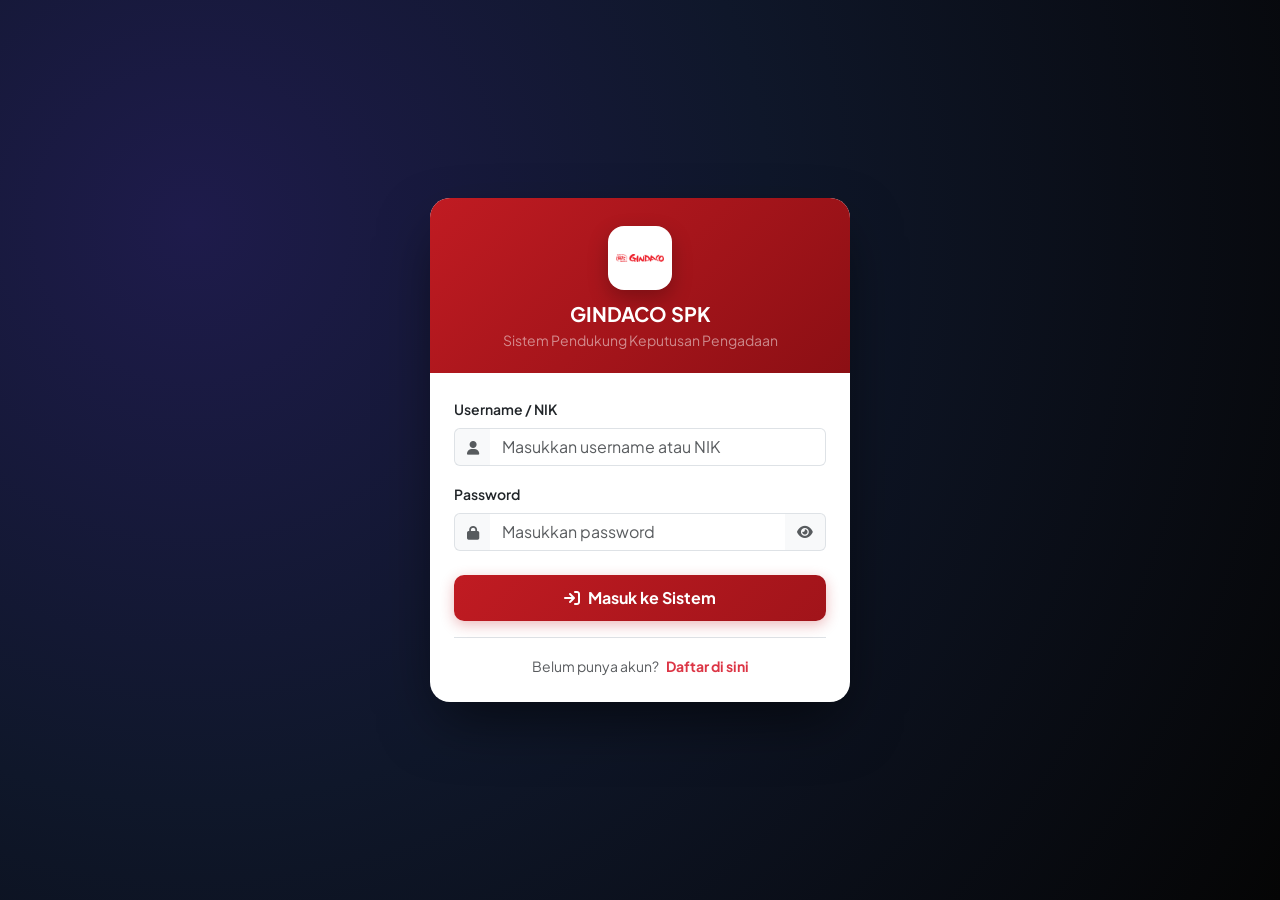
<file: login.html>
<!DOCTYPE html>
<html lang="id">
<head>
    <meta charset="UTF-8">
    <meta name="viewport" content="width=device-width, initial-scale=1.0">
    <title>Login - GINDACO SPK</title>
    <link href="https://fonts.googleapis.com/css2?family=Plus+Jakarta+Sans:wght@400;500;600;700;800&display=swap" rel="stylesheet">
    <link href="https://cdn.jsdelivr.net/npm/bootstrap@5.3.0/dist/css/bootstrap.min.css" rel="stylesheet">
    <link rel="stylesheet" href="https://cdnjs.cloudflare.com/ajax/libs/font-awesome/6.4.0/css/all.min.css">
    <style>
        body {
            background: radial-gradient(circle at 15% 25%, #1e1b4b 0%, #0f172a 45%, #050505 100%);
            min-height: 100vh;
            display: flex;
            align-items: center;
            justify-content: center;
            padding: 24px 16px;
            font-family: 'Plus Jakarta Sans', sans-serif;
        }
        .auth-card {
            background: #ffffff;
            border-radius: 20px;
            box-shadow: 0 25px 60px -12px rgba(0,0,0,0.6);
            width: 100%;
            max-width: 420px;
            overflow: hidden;
        }
        .auth-header {
            background: linear-gradient(135deg, #c01b22 0%, #8c0f14 100%);
            padding: 28px 24px 22px;
            text-align: center;
            color: #fff;
        }
        .auth-logo {
            width: 64px; height: 64px;
            margin: 0 auto 12px;
            background: #fff;
            border-radius: 16px;
            display: flex; align-items: center; justify-content: center;
            box-shadow: 0 8px 20px rgba(0,0,0,0.25);
            padding: 8px;
        }
        .auth-logo img { max-height: 100%; max-width: 100%; object-fit: contain; }
        .form-control:focus, .form-select:focus {
            border-color: #c01b22;
            box-shadow: 0 0 0 3px rgba(192,27,34,0.15);
        }
        .btn-primary-gdc {
            background: linear-gradient(135deg, #c01b22, #a1141a);
            color: #fff; border: none;
            padding: 11px; font-weight: 700; border-radius: 10px;
            transition: all 0.2s;
            box-shadow: 0 4px 14px rgba(192,27,34,0.3);
        }
        .btn-primary-gdc:hover {
            background: linear-gradient(135deg, #a1141a, #830e13);
            color: #fff; transform: translateY(-1px);
        }
        .btn-primary-gdc:disabled { opacity: 0.7; transform: none; }
    </style>
</head>
<body>
    <div class="auth-card">
        <div class="auth-header">
            <div class="auth-logo">
                <img src="assets/img/gindaco_logo.webp" alt="Gindaco Logo">
            </div>
            <h5 class="fw-bold mb-0">GINDACO SPK</h5>
            <p class="small text-white-50 mb-0 mt-1">Sistem Pendukung Keputusan Pengadaan</p>
        </div>

        <div class="p-4">
            <div id="alertBox"></div>

            <form id="loginForm" onsubmit="event.preventDefault(); submitLogin();" novalidate>
                <div class="mb-3">
                    <label class="form-label small fw-semibold text-dark">Username / NIK</label>
                    <div class="input-group">
                        <span class="input-group-text bg-light text-muted border-end-0"><i class="fas fa-user fa-sm"></i></span>
                        <input type="text" id="inputNik" class="form-control border-start-0"
                               placeholder="Masukkan username atau NIK" autocomplete="username" required>
                    </div>
                </div>

                <div class="mb-4">
                    <label class="form-label small fw-semibold text-dark">Password</label>
                    <div class="input-group">
                        <span class="input-group-text bg-light text-muted border-end-0"><i class="fas fa-lock fa-sm"></i></span>
                        <input type="password" id="inputPassword"
                               class="form-control border-start-0 border-end-0"
                               placeholder="Masukkan password" autocomplete="current-password" required>
                        <button class="btn btn-light border border-start-0 text-muted" type="button"
                                onclick="togglePwd('inputPassword','toggleIcon')">
                            <i class="fas fa-eye fa-sm" id="toggleIcon"></i>
                        </button>
                    </div>
                </div>

                <button type="submit" id="btnSubmitLogin" class="btn btn-primary-gdc w-100">
                    <i class="fas fa-arrow-right-to-bracket me-2"></i>Masuk ke Sistem
                </button>
            </form>

            <div class="text-center mt-3 pt-3 border-top">
                <span class="text-muted small">Belum punya akun?</span>
                <a href="register.html" class="small fw-bold text-danger text-decoration-none ms-1">Daftar di sini</a>
            </div>
        </div>
    </div>

    <script src="assets/js/seed_data.js"></script>
    <script src="assets/js/db.js"></script>
    <script src="https://cdn.jsdelivr.net/npm/bootstrap@5.3.0/dist/js/bootstrap.bundle.min.js"></script>
    <script>
    document.addEventListener('DOMContentLoaded', function() {
        const urlParams = new URLSearchParams(window.location.search);
        const fromLogout = urlParams.get('logout') === '1';
        if (!fromLogout && window.GindacoDB && window.GindacoDB.isLoggedIn()) {
            window.location.replace('weekly_forecast.html');
        }
    });

    function togglePwd(inputId, iconId) {
        const el = document.getElementById(inputId);
        const ic = document.getElementById(iconId);
        const isPass = el.type === 'password';
        el.type = isPass ? 'text' : 'password';
        ic.className = isPass ? 'fas fa-eye-slash fa-sm' : 'fas fa-eye fa-sm';
    }

    function showAlert(message, type) {
        document.getElementById('alertBox').innerHTML = `
            <div class="alert alert-${type} py-2 px-3 small rounded-3 mb-3 alert-dismissible fade show">
                <i class="fas ${type === 'danger' ? 'fa-triangle-exclamation' : 'fa-circle-check'} me-1"></i>
                ${message}
                <button type="button" class="btn-close py-2" data-bs-dismiss="alert"></button>
            </div>`;
    }

    function submitLogin() {
        const nik  = document.getElementById('inputNik').value.trim();
        const pass = document.getElementById('inputPassword').value;
        if (!nik)  { showAlert('Username / NIK wajib diisi.', 'danger'); return; }
        if (!pass) { showAlert('Password wajib diisi.', 'danger'); return; }

        const btn = document.getElementById('btnSubmitLogin');
        btn.disabled = true;
        btn.innerHTML = '<span class="spinner-border spinner-border-sm me-2"></span>Memverifikasi...';

        setTimeout(() => {
            const res = window.GindacoDB.login(nik, pass);
            if (res.success) {
                window.location.replace('weekly_forecast.html');
            } else {
                showAlert(res.message, 'danger');
                btn.disabled = false;
                btn.innerHTML = '<i class="fas fa-arrow-right-to-bracket me-2"></i>Masuk ke Sistem';
            }
        }, 200);
    }
    </script>
</body>
</html>
</file>
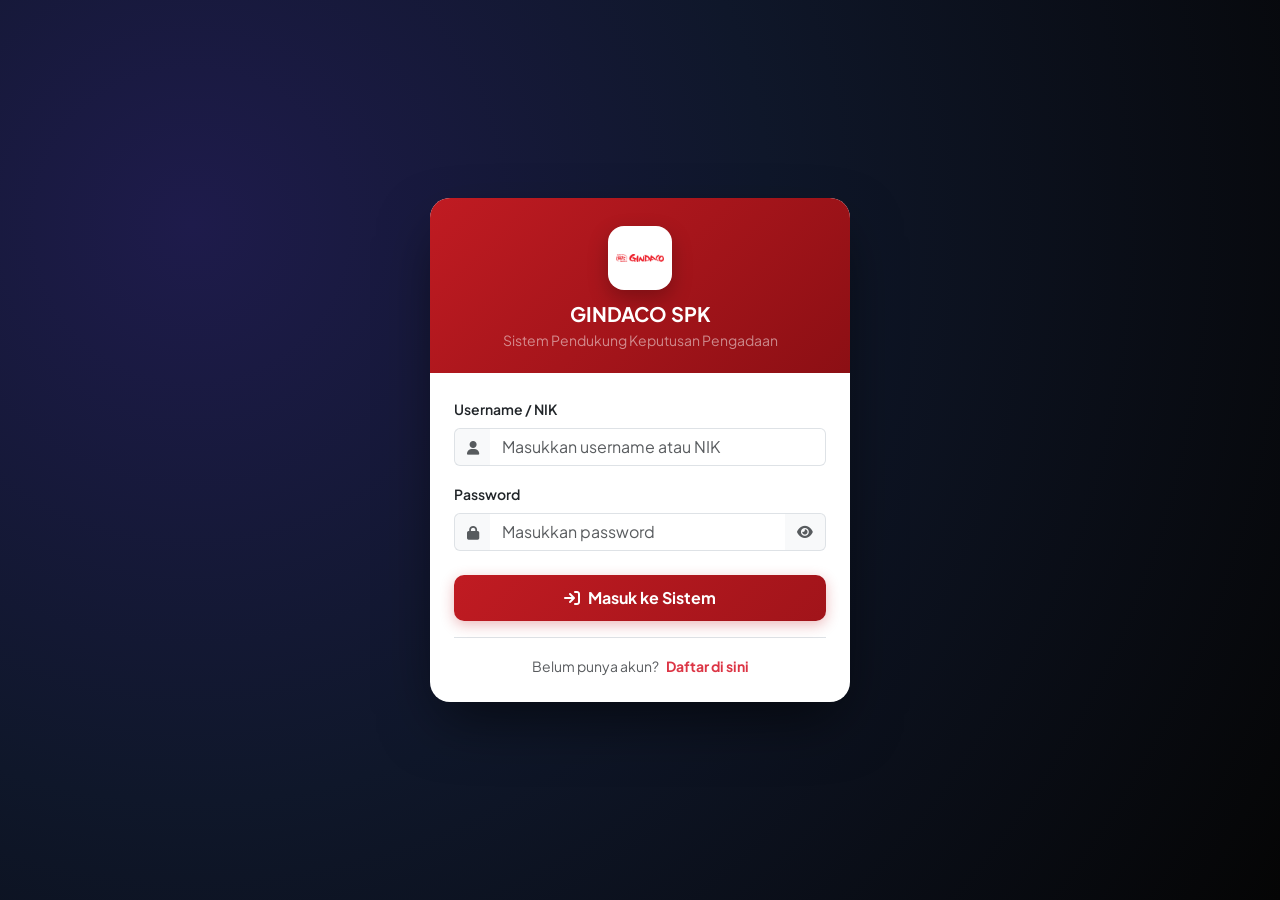
<file: logout.html>
<!DOCTYPE html>
<html lang="id">
<head>
    <meta charset="UTF-8">
    <meta name="viewport" content="width=device-width, initial-scale=1.0">
    <title>Logging Out - GINDACO SPK</title>
</head>
<body style="font-family: -apple-system, BlinkMacSystemFont, 'Segoe UI', Roboto, sans-serif; text-align: center; padding-top: 100px; background-color: #f8fafc;">
    <div style="max-width: 400px; margin: 0 auto; padding: 24px; background: white; border-radius: 16px; box-shadow: 0 4px 12px rgba(0,0,0,0.08);">
        <h4 style="margin: 0 0 10px 0; color: #1e293b;">Sesi Telah Diakhiri</h4>
        <p style="color: #64748b; font-size: 14px; margin: 0;">Mengalihkan Anda ke halaman login...</p>
    </div>
    <script>
        try {
            localStorage.removeItem('gindaco_current_user');
        } catch (e) {}
        setTimeout(function() {
            window.location.replace('login.html?logout=1');
        }, 300);
    </script>
</body>
</html>
</file>
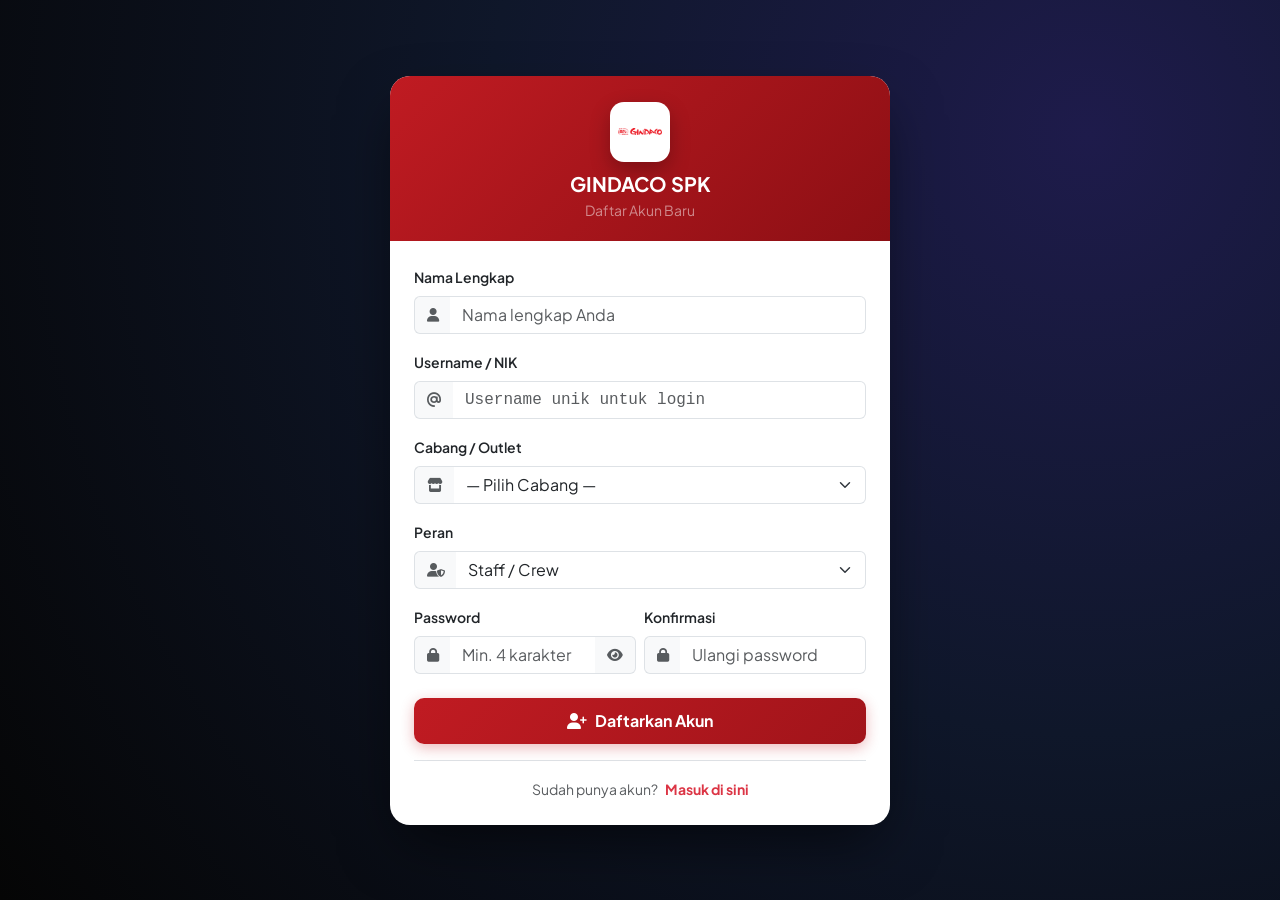
<file: register.html>
<!DOCTYPE html>
<html lang="id">
<head>
    <meta charset="UTF-8">
    <meta name="viewport" content="width=device-width, initial-scale=1.0">
    <title>Registrasi - GINDACO SPK</title>
    <link href="https://fonts.googleapis.com/css2?family=Plus+Jakarta+Sans:wght@400;500;600;700;800&display=swap" rel="stylesheet">
    <link href="https://cdn.jsdelivr.net/npm/bootstrap@5.3.0/dist/css/bootstrap.min.css" rel="stylesheet">
    <link rel="stylesheet" href="https://cdnjs.cloudflare.com/ajax/libs/font-awesome/6.4.0/css/all.min.css">
    <style>
        body {
            background: radial-gradient(circle at 85% 15%, #1e1b4b 0%, #0f172a 45%, #050505 100%);
            min-height: 100vh;
            display: flex;
            align-items: center;
            justify-content: center;
            padding: 30px 16px;
            font-family: 'Plus Jakarta Sans', sans-serif;
        }
        .auth-card {
            background: #ffffff;
            border-radius: 20px;
            box-shadow: 0 25px 60px -12px rgba(0,0,0,0.6);
            width: 100%;
            max-width: 500px;
            overflow: hidden;
        }
        .auth-header {
            background: linear-gradient(135deg, #c01b22 0%, #8c0f14 100%);
            padding: 26px 24px 20px;
            text-align: center;
            color: #fff;
        }
        .auth-logo {
            width: 60px; height: 60px;
            margin: 0 auto 10px;
            background: #fff;
            border-radius: 14px;
            display: flex; align-items: center; justify-content: center;
            box-shadow: 0 8px 20px rgba(0,0,0,0.25);
            padding: 8px;
        }
        .auth-logo img { max-height: 100%; max-width: 100%; object-fit: contain; }
        .form-control:focus, .form-select:focus {
            border-color: #c01b22;
            box-shadow: 0 0 0 3px rgba(192,27,34,0.15);
        }
        .btn-primary-gdc {
            background: linear-gradient(135deg, #c01b22, #a1141a);
            color: #fff; border: none;
            padding: 11px; font-weight: 700; border-radius: 10px;
            transition: all 0.2s;
            box-shadow: 0 4px 14px rgba(192,27,34,0.3);
        }
        .btn-primary-gdc:hover {
            background: linear-gradient(135deg, #a1141a, #830e13);
            color: #fff; transform: translateY(-1px);
        }
        .btn-primary-gdc:disabled { opacity: 0.7; transform: none; }
        .manager-code-box {
            background: #fff1f2;
            border: 2px dashed #f43f5e;
            border-radius: 12px;
            padding: 14px;
            animation: fadeDown 0.25s ease;
        }
        @keyframes fadeDown {
            from { opacity: 0; transform: translateY(-6px); }
            to   { opacity: 1; transform: translateY(0); }
        }
    </style>
</head>
<body>
    <div class="auth-card">
        <div class="auth-header">
            <div class="auth-logo">
                <img src="assets/img/gindaco_logo.webp" alt="Gindaco Logo">
            </div>
            <h5 class="fw-bold mb-0">GINDACO SPK</h5>
            <p class="small text-white-50 mb-0 mt-1">Daftar Akun Baru</p>
        </div>

        <div class="p-4">
            <div id="alertBox"></div>

            <form id="registerForm" onsubmit="event.preventDefault(); submitRegister();" novalidate>

                <!-- Nama Lengkap -->
                <div class="mb-3">
                    <label class="form-label small fw-semibold text-dark">Nama Lengkap</label>
                    <div class="input-group">
                        <span class="input-group-text bg-light text-muted border-end-0"><i class="fas fa-user fa-sm"></i></span>
                        <input type="text" id="regNama" class="form-control border-start-0"
                               placeholder="Nama lengkap Anda" required>
                    </div>
                </div>

                <!-- Username / NIK -->
                <div class="mb-3">
                    <label class="form-label small fw-semibold text-dark">Username / NIK</label>
                    <div class="input-group">
                        <span class="input-group-text bg-light text-muted border-end-0"><i class="fas fa-at fa-sm"></i></span>
                        <input type="text" id="regNik" class="form-control border-start-0 font-monospace"
                               placeholder="Username unik untuk login" required>
                    </div>
                </div>

                <!-- Cabang / Outlet (Dropdown) -->
                <div class="mb-3">
                    <label class="form-label small fw-semibold text-dark">Cabang / Outlet</label>
                    <div class="input-group">
                        <span class="input-group-text bg-light text-muted border-end-0"><i class="fas fa-store fa-sm"></i></span>
                        <select id="regOutlet" class="form-select border-start-0" required>
                            <option value="" disabled selected>— Pilih Cabang —</option>
                            <option>GDC AEON SENTUL</option>
                            <option>GDC DARMO SURABAYA</option>
                            <option>GDC DP MALL SEMARANG</option>
                            <option>GDC EPIWALK</option>
                            <option>GDC GRAND INDONESIA</option>
                            <option>GDC KAWAN LAMA</option>
                            <option>GDC KOTA KASABLANKA</option>
                            <option>GDC LIPPO KEMANG</option>
                            <option>GDC LIPPO MALL PURI</option>
                            <option>GDC LIPPO NUSANTARA</option>
                            <option>GDC LOTTE AVENUE</option>
                            <option>GDC LP BINTARO</option>
                            <option>GDC LP PURI PX</option>
                            <option>GDC LW ALAM SUTERA</option>
                            <option>GDC LW DENPASAR</option>
                            <option>GDC LW KOTA WISATA</option>
                            <option>GDC MAL ARTHA GADING 2</option>
                            <option>GDC MANGGA BESAR</option>
                            <option>GDC PAKUWON MALL YOGYA</option>
                            <option>GDC SUMMARECON MALL BEKASI</option>
                            <option>GDC TANJUNG DUREN RAYA</option>
                            <option>GDC TEBET RAYA</option>
                            <option>GDC YOKOCHO CENTRAL PARK</option>
                        </select>
                    </div>
                </div>

                <!-- Peran / Role -->
                <div class="mb-3">
                    <label class="form-label small fw-semibold text-dark">Peran</label>
                    <div class="input-group">
                        <span class="input-group-text bg-light text-muted border-end-0"><i class="fas fa-user-shield fa-sm"></i></span>
                        <select id="regLevel" class="form-select border-start-0" onchange="onRoleChange()">
                            <option value="staff" selected>Staff / Crew</option>
                            <option value="manager">Store Manager</option>
                        </select>
                    </div>
                </div>

                <!-- Kode Otorisasi Manager (Dinamis) -->
                <div id="managerCodeGroup" class="manager-code-box mb-3" style="display:none;">
                    <label class="form-label small fw-bold text-danger mb-2">
                        <i class="fas fa-shield-halved me-1"></i>Kode Otorisasi Store Manager
                    </label>
                    <div class="input-group">
                        <span class="input-group-text bg-white text-danger border-end-0 border-danger"><i class="fas fa-key fa-sm"></i></span>
                        <input type="password" id="regManagerCode"
                               class="form-control border-start-0 border-end-0 border-danger font-monospace"
                               placeholder="Masukkan kode otorisasi">
                        <button class="btn btn-outline-danger" type="button"
                                onclick="togglePwd('regManagerCode','toggleSecretIcon')">
                            <i class="fas fa-eye fa-sm" id="toggleSecretIcon"></i>
                        </button>
                    </div>
                    <p class="small text-danger opacity-75 mt-2 mb-0" style="font-size:0.75rem;">
                        <i class="fas fa-circle-info me-1"></i>
                        Hubungi manajemen jika belum menerima kode otorisasi.
                    </p>
                </div>

                <!-- Password & Konfirmasi (berdampingan) -->
                <div class="row g-2 mb-4">
                    <div class="col-6">
                        <label class="form-label small fw-semibold text-dark">Password</label>
                        <div class="input-group">
                            <span class="input-group-text bg-light text-muted border-end-0"><i class="fas fa-lock fa-sm"></i></span>
                            <input type="password" id="regPassword"
                                   class="form-control border-start-0 border-end-0"
                                   placeholder="Min. 4 karakter" required>
                            <button class="btn btn-light border border-start-0 text-muted" type="button"
                                    onclick="togglePwd('regPassword','togglePwdIcon')">
                                <i class="fas fa-eye fa-sm" id="togglePwdIcon"></i>
                            </button>
                        </div>
                    </div>
                    <div class="col-6">
                        <label class="form-label small fw-semibold text-dark">Konfirmasi</label>
                        <div class="input-group">
                            <span class="input-group-text bg-light text-muted border-end-0"><i class="fas fa-lock fa-sm"></i></span>
                            <input type="password" id="regPasswordConfirm"
                                   class="form-control border-start-0"
                                   placeholder="Ulangi password" required>
                        </div>
                    </div>
                </div>

                <button type="submit" id="btnSubmitRegister" class="btn btn-primary-gdc w-100">
                    <i class="fas fa-user-plus me-2"></i>Daftarkan Akun
                </button>
            </form>

            <div class="text-center mt-3 pt-3 border-top">
                <span class="text-muted small">Sudah punya akun?</span>
                <a href="login.html" class="small fw-bold text-danger text-decoration-none ms-1">Masuk di sini</a>
            </div>
        </div>
    </div>

    <script src="assets/js/seed_data.js"></script>
    <script src="assets/js/db.js"></script>
    <script src="https://cdn.jsdelivr.net/npm/bootstrap@5.3.0/dist/js/bootstrap.bundle.min.js"></script>
    <script>
    const MANAGER_SECRET_CODE = 'GINDACO-SM-2026';

    function onRoleChange() {
        const isManager = document.getElementById('regLevel').value === 'manager';
        const box   = document.getElementById('managerCodeGroup');
        const input = document.getElementById('regManagerCode');
        box.style.display = isManager ? 'block' : 'none';
        if (isManager) { input.setAttribute('required',''); input.focus(); }
        else           { input.removeAttribute('required'); input.value = ''; }
    }

    function togglePwd(inputId, iconId) {
        const el = document.getElementById(inputId);
        const ic = document.getElementById(iconId);
        const isPass = el.type === 'password';
        el.type = isPass ? 'text' : 'password';
        ic.className = isPass ? 'fas fa-eye-slash fa-sm' : 'fas fa-eye fa-sm';
    }

    function showAlert(message, type) {
        const box = document.getElementById('alertBox');
        box.innerHTML = `
            <div class="alert alert-${type} py-2 px-3 small rounded-3 mb-3 alert-dismissible fade show">
                <i class="fas ${type === 'danger' ? 'fa-triangle-exclamation' : 'fa-circle-check'} me-1"></i>
                ${message}
                <button type="button" class="btn-close py-2" data-bs-dismiss="alert"></button>
            </div>`;
        box.scrollIntoView({ behavior: 'smooth', block: 'nearest' });
    }

    function submitRegister() {
        const nama        = document.getElementById('regNama').value.trim();
        const nik         = document.getElementById('regNik').value.trim();
        const outlet      = document.getElementById('regOutlet').value;
        const role        = document.getElementById('regLevel').value;
        const pass        = document.getElementById('regPassword').value;
        const passConfirm = document.getElementById('regPasswordConfirm').value;
        const secretCode  = document.getElementById('regManagerCode').value.trim();

        if (!nama)   { showAlert('Nama lengkap wajib diisi.', 'danger'); return; }
        if (!nik)    { showAlert('Username / NIK wajib diisi.', 'danger'); return; }
        if (!outlet) { showAlert('Silakan pilih cabang terlebih dahulu.', 'danger'); return; }
        if (!pass)   { showAlert('Password wajib diisi.', 'danger'); return; }
        if (pass.length < 4) { showAlert('Password minimal 4 karakter.', 'danger'); return; }
        if (pass !== passConfirm) { showAlert('Konfirmasi password tidak cocok.', 'danger'); return; }

        if (role === 'manager') {
            if (!secretCode) {
                showAlert('Kode otorisasi Store Manager wajib diisi.', 'danger');
                document.getElementById('regManagerCode').focus();
                return;
            }
            if (secretCode !== MANAGER_SECRET_CODE) {
                showAlert('<strong>Otorisasi Ditolak.</strong> Kode otorisasi Store Manager tidak valid.', 'danger');
                return;
            }
        }

        const btn = document.getElementById('btnSubmitRegister');
        btn.disabled = true;
        btn.innerHTML = '<span class="spinner-border spinner-border-sm me-2"></span>Mendaftarkan...';

        setTimeout(() => {
            const res = window.GindacoDB.register(nik, nama, pass, role, outlet, secretCode);
            if (res.success) {
                showAlert(`Akun <strong>${nama}</strong> berhasil dibuat. Mengalihkan ke login...`, 'success');
                setTimeout(() => window.location.replace('login.html'), 1200);
            } else {
                showAlert(res.message, 'danger');
                btn.disabled = false;
                btn.innerHTML = '<i class="fas fa-user-plus me-2"></i>Daftarkan Akun';
            }
        }, 250);
    }
    </script>
</body>
</html>
</file>
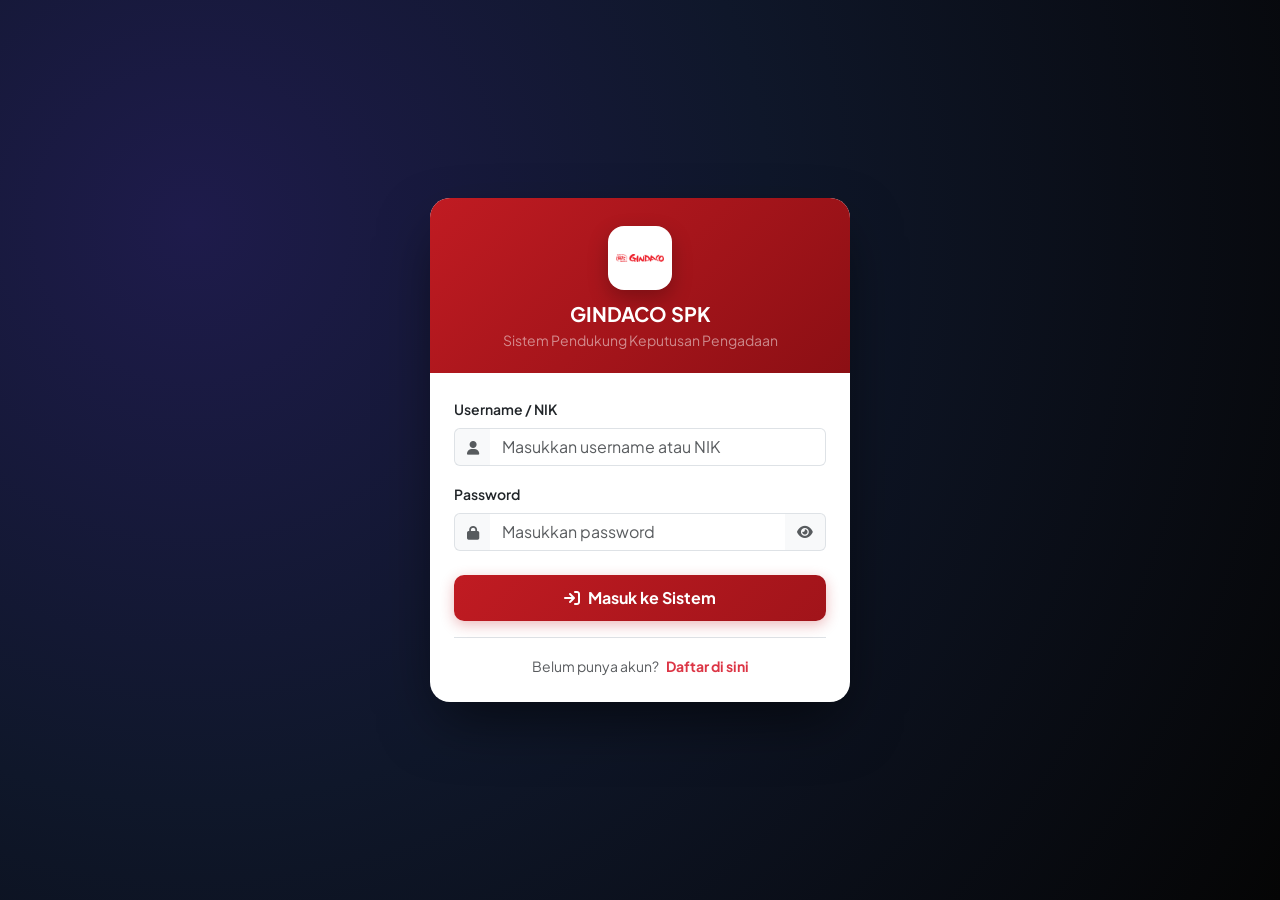
<file: rekomendasi.html>
<!DOCTYPE html>
<html lang="id">
<head>
    <meta charset="UTF-8">
    <meta name="viewport" content="width=device-width, initial-scale=1.0">
    <title>Rekomendasi Pengadaan SPK Bahan Baku - GINDACO Mall Artha Gading</title>
    
    <!-- Bootstrap 5 CSS -->
    <link href="https://cdn.jsdelivr.net/npm/bootstrap@5.3.0/dist/css/bootstrap.min.css" rel="stylesheet">
    <!-- Font Awesome 6 -->
    <link rel="stylesheet" href="https://cdnjs.cloudflare.com/ajax/libs/font-awesome/6.4.0/css/all.min.css">
    <!-- Google Fonts Inter -->
    <link href="https://fonts.googleapis.com/css2?family=Inter:wght@300;400;500;600;700;800&family=JetBrains+Mono:wght@400;600&display=swap" rel="stylesheet">
    <!-- Custom CSS -->
    <link rel="stylesheet" href="assets/css/custom.css">
    <style>
        .row-overridden {
            background-color: #fffbeb !important;
            border-left: 4px solid #f59e0b !important;
        }
        .row-overridden .spk-final-input {
            border-color: #f59e0b !important;
            background-color: #fef3c7 !important;
            color: #b45309 !important;
        }
        .row-forecast-edited {
            background-color: #f0fdf4 !important;
        }
        .row-forecast-edited .spk-forecast-input {
            border-color: #10b981 !important;
            background-color: #ecfdf5 !important;
            color: #047857 !important;
        }
    </style>
    <!-- Auth Guard: Proteksi Akses Sesi Login Gindaco SPK -->
    <script>
        (function() {
            var session = localStorage.getItem('gindaco_current_user');
            if (!session || session === 'null' || session === 'undefined') {
                window.location.replace('login.html');
            }
        })();
    </script>
</head>
<body class="bg-light">

    <!-- NAVBAR CONTAINER -->
    <div id="navbar-container"></div>

    <div class="container-fluid px-lg-4 py-4">

        <!-- KOP SURAT PRINT RESMI -->
        <div id="print-header-container" class="print-only d-none d-print-block"></div>

        <!-- PAGE HEADER -->
        <div class="page-header-box">
            <div>
                <h1 class="page-header-title">
                    <i class="fas fa-clipboard-check text-danger"></i> Rekomendasi Pengadaan Bahan Baku (Surat Pesanan Kebutuhan / SPK)
                </h1>
            </div>
            <div class="d-flex gap-2">
                <button onclick="window.print()" class="btn btn-soft">
                    <i class="fas fa-print me-1"></i> Cetak Dokumen SPK
                </button>
                <a href="weekly_forecast.html" class="btn btn-gindaco">
                    <i class="fas fa-calendar-week me-1"></i> Input CSV Penjualan Mingguan
                </a>
            </div>
        </div>

        <!-- PARAMETER BUFFER CADANGAN AMAN (DYNAMIC SAFETY STOCK CONTROLLER) -->
        <div class="modern-card mb-4 no-print border-start border-4 border-danger">
            <div class="p-3">
                <div class="d-flex flex-column flex-lg-row align-items-lg-center justify-content-between gap-3">
                    <div class="d-flex align-items-center">
                        <div class="brand-icon me-3" style="width: 44px; height: 44px; font-size: 1.25rem; background: linear-gradient(135deg, #c01b22, #ea580c); color: #fff;">
                            <i class="fas fa-shield-halved"></i>
                        </div>
                        <div>
                            <div class="d-flex align-items-center gap-2 flex-wrap">
                                <h6 class="fw-bold mb-0 text-dark">Parameter Buffer Cadangan Aman (Dynamic Safety Stock)</h6>
                                <span class="badge bg-danger-subtle text-danger border border-danger-subtle fw-bold" id="badgeBufferDisplay">
                                    Buffer: 1 Hari (Default)
                                </span>
                            </div>
                        </div>
                    </div>

                    <!-- PRESET BUTTONS & CUSTOM INPUT -->
                    <div class="d-flex flex-wrap align-items-center gap-2">
                        <span class="text-muted small fw-semibold me-1">Preset:</span>
                        <div class="btn-group btn-group-sm" role="group">
                            <button type="button" class="btn btn-outline-danger active" id="btnPreset1D" onclick="setBufferPreset('days', 1.0)">1 Hari (Default)</button>
                            <button type="button" class="btn btn-outline-danger" id="btnPreset2D" onclick="setBufferPreset('days', 2.0)">2 Hari</button>
                            <button type="button" class="btn btn-outline-danger" id="btnPreset3D" onclick="setBufferPreset('days', 3.0)">3 Hari</button>
                            <button type="button" class="btn btn-outline-danger" id="btnPreset15P" onclick="setBufferPreset('percent', 15.0)">15%</button>
                            <button type="button" class="btn btn-outline-danger" id="btnPreset20P" onclick="setBufferPreset('percent', 20.0)">20%</button>
                        </div>

                        <div class="input-group input-group-sm ms-lg-2" style="max-width: 230px;">
                            <input type="number" step="0.1" min="0" id="customBufferValue" class="form-control text-center font-monospace fw-bold" value="1.0" oninput="onCustomBufferInput()">
                            <select id="customBufferUnit" class="form-select" onchange="onCustomBufferInput()" style="max-width: 100px;">
                                <option value="days" selected>Hari</option>
                                <option value="percent">% Pct</option>
                            </select>
                        </div>
                    </div>
                </div>
            </div>
        </div>

        <!-- KPI SUMMARY CARDS -->
        <div class="row g-3 mb-4">
            <div class="col-md-3">
                <div class="stat-card stat-primary py-3">
                    <div>
                        <p class="stat-label mb-1">Total Bahan Dianalisis</p>
                        <h4 class="stat-value mb-0 fs-3" id="kpiTotalMaterials">0 <span class="fs-6 fw-normal text-muted">Item</span></h4>
                    </div>
                    <div class="stat-icon-wrapper">
                        <i class="fas fa-boxes-packing text-primary"></i>
                    </div>
                </div>
            </div>

            <div class="col-md-3">
                <div class="stat-card stat-danger py-3">
                    <div>
                        <p class="stat-label mb-1">Perlu Restock / Order</p>
                        <h4 class="stat-value mb-0 fs-3" id="kpiNeedOrder">0 <span class="fs-6 fw-normal text-muted">Bahan</span></h4>
                    </div>
                    <div class="stat-icon-wrapper">
                        <i class="fas fa-truck-ramp-box text-danger"></i>
                    </div>
                </div>
            </div>

            <div class="col-md-3">
                <div class="stat-card stat-success py-3">
                    <div>
                        <p class="stat-label mb-1">Stok Aman / Cukup</p>
                        <h4 class="stat-value mb-0 fs-3" id="kpiSafeCount">0 <span class="fs-6 fw-normal text-muted">Bahan</span></h4>
                    </div>
                    <div class="stat-icon-wrapper">
                        <i class="fas fa-circle-check text-success"></i>
                    </div>
                </div>
            </div>

            <div class="col-md-3">
                <div class="stat-card stat-warning py-3">
                    <div>
                        <p class="stat-label mb-1">Total Kuantitas Order</p>
                        <h4 class="stat-value mb-0 fs-3" id="kpiTotalOrderQty">0.0 <span class="fs-6 fw-normal text-muted">Unit</span></h4>
                    </div>
                    <div class="stat-icon-wrapper">
                        <i class="fas fa-cart-flatbed text-warning"></i>
                    </div>
                </div>
            </div>
        </div>

        <!-- MAIN SPK TABLE CARD -->
        <div class="modern-card mb-4">
            <div class="modern-card-header flex-column flex-md-row gap-3">
                <div>
                    <h5 class="fw-bold mb-0 text-dark">
                        <i class="fas fa-table-list text-danger me-2"></i>Tabel Rekomendasi Pesanan Pengadaan (SPK)
                    </h5>
                </div>

                <!-- Toolbar: Filter, Search, Reset, Save, Export -->
                <div class="d-flex flex-wrap align-items-center gap-2 no-print">
                    <div class="btn-group btn-group-sm" role="group">
                        <button type="button" class="btn btn-outline-secondary active" id="btnFilterAll" onclick="setFilter('all')">Semua</button>
                        <button type="button" class="btn btn-outline-danger" id="btnFilterOrder" onclick="setFilter('order')">Perlu Order</button>
                        <button type="button" class="btn btn-outline-success" id="btnFilterAman" onclick="setFilter('aman')">Stok Aman</button>
                    </div>

                    <div class="input-group input-group-sm" style="max-width: 220px;">
                        <span class="input-group-text bg-light text-muted"><i class="fas fa-search"></i></span>
                        <input type="text" id="searchInput" class="form-control bg-light" placeholder="Cari bahan...">
                    </div>

                    <button type="button" class="btn btn-sm btn-outline-secondary" onclick="resetSPKOverrides()" title="Kembalikan semua koreksi manual ke kalkulasi sistem">
                        <i class="fas fa-rotate-left me-1"></i> Reset
                    </button>

                    <button type="button" class="btn btn-sm btn-outline-primary" onclick="saveSPKStateToStorage()" title="Simpan perubahan SPK ke penyimpanan browser">
                        <i class="fas fa-floppy-disk me-1"></i> Simpan Sesi
                    </button>

                    <button type="button" class="btn btn-sm btn-success fw-bold" onclick="exportSPKToCSV()" title="Unduh Lembar SPK ke format CSV">
                        <i class="fas fa-file-excel me-1"></i> Export CSV
                    </button>
                </div>
            </div>

            <div class="table-responsive">
                <table class="table table-modern table-hover align-middle mb-0" id="spkTable">
                    <thead>
                        <tr>
                            <th style="width: 40px;">No</th>
                            <th style="width: 120px;">Kode Bahan</th>
                            <th>Nama Bahan Baku</th>
                            <th style="width: 75px;" class="text-center">Satuan</th>
                            <th style="width: 115px;" class="text-end">Stok Fisik (On-Hand)</th>
                            <th style="width: 145px;" class="text-end">Forecast Mingguan</th>
                            <th style="width: 135px;" class="text-end">Safety Stock Dinamis</th>
                            <th style="width: 120px;" class="text-end">Target Stok</th>
                            <th style="width: 145px;" class="text-end">Rekomendasi Order SPK</th>
                            <th style="width: 135px;" class="text-center">Final Order</th>
                        </tr>
                    </thead>
                    <tbody id="spkTableBody">
                        <!-- Diisi secara dinamis oleh JS -->
                    </tbody>
                </table>
            </div>
        </div>
        
        <!-- FOOTER PRINT RESMI -->
        <div id="print-footer-container" class="print-only d-none d-print-block"></div>

    </div>

    <!-- Bootstrap 5 JS Bundle -->
    <script src="https://cdn.jsdelivr.net/npm/bootstrap@5.3.0/dist/js/bootstrap.bundle.min.js"></script>
    <!-- App Seed & DB Engine -->
    <script src="assets/js/seed_data.js"></script>
    <script src="assets/js/db.js"></script>
    <script src="assets/js/components.js"></script>

    <script>
    let spkMaterials = [];
    let currentBufferUnit = 'days';
    let currentBufferValue = 1.0;

    document.addEventListener("DOMContentLoaded", function() {
        Components.renderNavbar('rekomendasi');
        Components.renderPrintHeader('print-header-container', 'Laporan Rekomendasi Pengadaan Bahan Baku (SPK Mingguan)', 'Dynamic Safety Stock Berbasis Forecast &bull; Outlet Mall Artha Gading &bull; ' + new Date().toLocaleDateString('id-ID'));
        Components.renderPrintFooter('print-footer-container');

        // Ambil data SPK dari GindacoDB
        const spkState = GindacoDB.getSPKState();
        spkMaterials = spkState.materials || [];
        currentBufferUnit = spkState.buffer_unit || 'days';
        currentBufferValue = parseFloat(spkState.buffer_value) || 1.0;

        // Inisialisasi UI buffer
        document.getElementById('customBufferValue').value = currentBufferValue;
        document.getElementById('customBufferUnit').value = currentBufferUnit;
        updateBufferPresetButtons();
        updateBufferBadge();

        renderSPKTable();

        // Search Filter
        const searchInput = document.getElementById('searchInput');
        if (searchInput) {
            searchInput.addEventListener('input', function() {
                const query = this.value.toLowerCase().trim();
                const rows = document.querySelectorAll('#spkTableBody tr');
                let count = 0;
                rows.forEach(r => {
                    if (r.innerText.toLowerCase().includes(query)) {
                        r.style.display = '';
                        count++;
                    } else {
                        r.style.display = 'none';
                    }
                });
                document.getElementById('rowCountText').innerText = `Menampilkan ${count} dari ${spkMaterials.length} bahan baku`;
            });
        }
    });

    function updateBufferPresetButtons() {
        document.getElementById('btnPreset1D').classList.toggle('active', currentBufferUnit === 'days' && currentBufferValue === 1.0);
        document.getElementById('btnPreset2D').classList.toggle('active', currentBufferUnit === 'days' && currentBufferValue === 2.0);
        document.getElementById('btnPreset3D').classList.toggle('active', currentBufferUnit === 'days' && currentBufferValue === 3.0);
        document.getElementById('btnPreset15P').classList.toggle('active', currentBufferUnit === 'percent' && currentBufferValue === 15.0);
        document.getElementById('btnPreset20P').classList.toggle('active', currentBufferUnit === 'percent' && currentBufferValue === 20.0);
    }

    function updateBufferBadge() {
        const badge = document.getElementById('badgeBufferDisplay');
        if (!badge) return;
        badge.innerText = (currentBufferUnit === 'percent') ? `Buffer: ${currentBufferValue}% Forecast` : `Buffer: ${currentBufferValue} Hari`;
    }

    function setBufferPreset(unit, value) {
        currentBufferUnit = unit;
        currentBufferValue = parseFloat(value);
        document.getElementById('customBufferValue').value = currentBufferValue;
        document.getElementById('customBufferUnit').value = currentBufferUnit;
        updateBufferPresetButtons();
        updateBufferBadge();
        recalculateAllRows();
    }

    function onCustomBufferInput() {
        const valRaw = parseFloat(document.getElementById('customBufferValue').value);
        const unit = document.getElementById('customBufferUnit').value;
        if (!isNaN(valRaw) && valRaw >= 0) {
            currentBufferUnit = unit;
            currentBufferValue = valRaw;
            updateBufferPresetButtons();
            updateBufferBadge();
            recalculateAllRows();
        }
    }

    function renderSPKTable() {
        const tbody = document.getElementById('spkTableBody');
        tbody.innerHTML = '';

        spkMaterials.forEach((item, idx) => {
            const tr = document.createElement('tr');
            tr.id = `spk-row-${idx}`;
            tr.setAttribute('data-idx', idx);
            tr.setAttribute('data-stock', item.stok_fisik);
            tr.setAttribute('data-raw-forecast', item.forecast_sistem);

            tr.innerHTML = `
                <td class="text-muted fw-semibold">${idx + 1}</td>
                <td><span class="badge bg-light text-dark border font-monospace">${item.kode_bahan}</span></td>
                <td><strong class="text-dark">${item.nama_bahan}</strong></td>
                <td class="text-center">
                    <span class="badge bg-secondary bg-opacity-10 text-secondary border border-secondary border-opacity-25">
                        ${item.satuan}
                    </span>
                </td>
                <td class="text-end font-monospace fw-semibold text-dark">${item.stok_fisik.toLocaleString('id-ID')}</td>
                <td class="text-end">
                    <span class="d-none d-print-inline font-monospace fw-bold text-primary" id="print-forecast-${idx}">
                        ${item.final_forecast.toLocaleString('id-ID')}
                    </span>
                    <div class="input-group input-group-sm justify-content-end d-print-none" style="max-width: 130px; margin-left: auto;">
                        <input type="number" step="0.1" min="0" class="form-control form-control-sm text-end font-monospace fw-bold spk-forecast-input" 
                               value="${item.final_forecast}" 
                               data-idx="${idx}"
                               title="Edit Forecast untuk kalkulasi ulang real-time"
                               oninput="handleForecastChange(this, ${idx})">
                    </div>
                </td>
                <td class="text-end">
                    <span class="badge bg-light text-secondary border font-monospace fs-6" id="badge-safestock-${idx}">
                        ${item.dynamic_safety_stock.toLocaleString('id-ID')}
                    </span>
                </td>
                <td class="text-end font-monospace fw-bold text-dark">
                    <span id="val-target-${idx}">${item.target_stok.toLocaleString('id-ID')}</span>
                </td>
                <td class="text-end">
                    <span class="badge-pill-custom ${item.saran_order > 0 ? 'badge-subtle-danger' : 'badge-subtle-success'} fs-6 fw-bold spk-order-badge" id="badge-order-${idx}">
                        <i class="fas ${item.saran_order > 0 ? 'fa-cart-shopping' : 'fa-check'} me-1" id="icon-order-${idx}"></i>
                        <span id="val-saran-order-${idx}">${item.saran_order.toLocaleString('id-ID')}</span>
                    </span>
                </td>
                <td class="text-center">
                    <span class="d-none d-print-inline fw-bold font-monospace text-dark" id="print-final-${idx}">
                        ${(item.order_final !== undefined ? item.order_final : item.saran_order).toLocaleString('id-ID')}
                    </span>
                    <input type="number" step="0.01" min="0" class="form-control form-control-sm text-center font-monospace fw-bold spk-final-input d-print-none" 
                           style="max-width: 115px; margin: 0 auto;" 
                           placeholder="${item.saran_order.toFixed(2)}"
                           value="${item.order_final !== undefined && item.order_final !== item.saran_order ? item.order_final : ''}"
                           data-idx="${idx}"
                           title="Input manual pembulatan pack/dus"
                           oninput="handleFinalOrderInput(this, ${idx})">
                </td>
            `;
            tbody.appendChild(tr);
            recalculateRow(idx, item.final_forecast);
        });

        recalcSPKSummary();
    }

    function recalculateRow(idx, forecastVal) {
        const row = document.getElementById(`spk-row-${idx}`);
        if (!row) return;

        const stock = parseFloat(row.getAttribute('data-stock')) || 0;
        const rawForecast = parseFloat(row.getAttribute('data-raw-forecast')) || 0;

        // Daily usage = forecast / 7
        const dailyUsage = forecastVal / 7.0;
        let dynamicSafeStock = 0;
        if (currentBufferUnit === 'percent') {
            dynamicSafeStock = Math.round(forecastVal * (currentBufferValue / 100.0));
        } else {
            dynamicSafeStock = Math.round(dailyUsage * currentBufferValue);
        }

        const targetStok = parseFloat((forecastVal + dynamicSafeStock).toFixed(2));
        let saranOrder = targetStok - stock;
        if (saranOrder < 0) saranOrder = 0.0;
        saranOrder = parseFloat(saranOrder.toFixed(2));

        spkMaterials[idx].final_forecast = forecastVal;
        spkMaterials[idx].dynamic_safety_stock = dynamicSafeStock;
        spkMaterials[idx].target_stok = targetStok;
        spkMaterials[idx].saran_order = saranOrder;
        spkMaterials[idx].is_order = (saranOrder > 0);

        row.setAttribute('data-forecast', forecastVal);
        row.setAttribute('data-safestock', dynamicSafeStock);
        row.setAttribute('data-target', targetStok);
        row.setAttribute('data-saran-order', saranOrder);

        if (Math.abs(forecastVal - rawForecast) > 0.001) {
            row.classList.add('row-forecast-edited');
        } else {
            row.classList.remove('row-forecast-edited');
        }

        // Update UI
        const badgeSafe = document.getElementById(`badge-safestock-${idx}`);
        if (badgeSafe) badgeSafe.innerText = dynamicSafeStock.toFixed(2);

        const valTarget = document.getElementById(`val-target-${idx}`);
        if (valTarget) valTarget.innerText = targetStok.toFixed(2);

        const valSaran = document.getElementById(`val-saran-order-${idx}`);
        if (valSaran) valSaran.innerText = saranOrder.toFixed(2);

        const badgeOrder = document.getElementById(`badge-order-${idx}`);
        const iconOrder = document.getElementById(`icon-order-${idx}`);
        if (badgeOrder) {
            badgeOrder.className = `badge-pill-custom ${saranOrder > 0 ? 'badge-subtle-danger' : 'badge-subtle-success'} fs-6 fw-bold spk-order-badge`;
        }
        if (iconOrder) {
            iconOrder.className = `fas ${saranOrder > 0 ? 'fa-cart-shopping' : 'fa-check'} me-1`;
        }

        const printForecast = document.getElementById(`print-forecast-${idx}`);
        if (printForecast) printForecast.innerText = forecastVal.toFixed(2);

        const inputFinal = row.querySelector('.spk-final-input');
        const printFinal = document.getElementById(`print-final-${idx}`);
        if (inputFinal) {
            inputFinal.placeholder = saranOrder.toFixed(2);
            const userFinal = inputFinal.value.trim();
            if (userFinal === '' || isNaN(userFinal)) {
                spkMaterials[idx].order_final = saranOrder;
                if (printFinal) printFinal.innerText = saranOrder.toFixed(2);
                row.setAttribute('data-status', saranOrder > 0 ? 'order' : 'aman');
            } else {
                const cVal = Math.max(0, parseFloat(userFinal));
                spkMaterials[idx].order_final = cVal;
                if (printFinal) printFinal.innerText = cVal.toFixed(2);
                row.setAttribute('data-status', cVal > 0 ? 'order' : 'aman');
            }
        }
    }

    function recalculateAllRows() {
        const rows = document.querySelectorAll('#spkTableBody tr');
        rows.forEach((r, idx) => {
            const inputF = r.querySelector('.spk-forecast-input');
            const fVal = parseFloat(inputF.value) || 0;
            recalculateRow(idx, fVal);
        });
        recalcSPKSummary();
    }

    function handleForecastChange(inputEl, idx) {
        const val = inputEl.value.trim();
        const fVal = (val !== '' && !isNaN(val)) ? Math.max(0, parseFloat(val)) : 0;
        recalculateRow(idx, fVal);
        recalcSPKSummary();
    }

    function handleFinalOrderInput(inputEl, idx) {
        const row = document.getElementById(`spk-row-${idx}`);
        const saranOrder = parseFloat(row.getAttribute('data-saran-order')) || 0;
        const userVal = inputEl.value.trim();
        const printSpan = document.getElementById(`print-final-${idx}`);

        if (userVal !== '' && !isNaN(userVal)) {
            const customVal = Math.max(0, parseFloat(userVal));
            spkMaterials[idx].order_final = customVal;
            row.classList.add('row-overridden');
            row.setAttribute('data-status', customVal > 0 ? 'order' : 'aman');
            if (printSpan) printSpan.innerText = customVal.toFixed(2);
        } else {
            spkMaterials[idx].order_final = saranOrder;
            row.classList.remove('row-overridden');
            row.setAttribute('data-status', saranOrder > 0 ? 'order' : 'aman');
            if (printSpan) printSpan.innerText = saranOrder.toFixed(2);
        }

        recalcSPKSummary();
    }

    function recalcSPKSummary() {
        let orderItems = 0;
        let safeItems = 0;
        let totalQty = 0;

        spkMaterials.forEach(item => {
            const effOrder = (item.order_final !== undefined) ? item.order_final : item.saran_order;
            totalQty += effOrder;
            if (effOrder > 0) orderItems++;
            else safeItems++;
        });

        document.getElementById('kpiTotalMaterials').innerHTML = `${spkMaterials.length} <span class="fs-6 fw-normal text-muted">Item</span>`;
        document.getElementById('kpiNeedOrder').innerHTML = `${orderItems} <span class="fs-6 fw-normal text-muted">Bahan</span>`;
        document.getElementById('kpiSafeCount').innerHTML = `${safeItems} <span class="fs-6 fw-normal text-muted">Bahan</span>`;
        document.getElementById('kpiTotalOrderQty').innerHTML = `${totalQty.toFixed(1)} <span class="fs-6 fw-normal text-muted">Unit</span>`;
    }

    function setFilter(status) {
        document.getElementById('btnFilterAll').classList.toggle('active', status === 'all');
        document.getElementById('btnFilterOrder').classList.toggle('active', status === 'order');
        document.getElementById('btnFilterAman').classList.toggle('active', status === 'aman');

        const rows = document.querySelectorAll('#spkTableBody tr');
        let visible = 0;
        rows.forEach(r => {
            const rStatus = r.getAttribute('data-status');
            if (status === 'all' || rStatus === status) {
                r.style.display = '';
                visible++;
            } else {
                r.style.display = 'none';
            }
        });
        document.getElementById('rowCountText').innerText = `Menampilkan ${visible} bahan baku (Filter: ${status.toUpperCase()})`;
    }

    function resetSPKOverrides() {
        const rows = document.querySelectorAll('#spkTableBody tr');
        rows.forEach((r, idx) => {
            const rawForecast = parseFloat(r.getAttribute('data-raw-forecast')) || 0;
            const fInput = r.querySelector('.spk-forecast-input');
            if (fInput) fInput.value = rawForecast;

            const oInput = r.querySelector('.spk-final-input');
            if (oInput) oInput.value = '';
            r.classList.remove('row-overridden');

            recalculateRow(idx, rawForecast);
        });
        recalcSPKSummary();
    }

    function saveSPKStateToStorage() {
        const state = {
            materials: spkMaterials,
            buffer_unit: currentBufferUnit,
            buffer_value: currentBufferValue,
            updated_at: new Date().toISOString()
        };
        GindacoDB.saveSPKState(state);
        alert('Data rekomendasi SPK dan parameter buffer berhasil disimpan ke LocalStorage!');
    }

    function exportSPKToCSV() {
        if (spkMaterials.length === 0) return;
        let csv = "data:text/csv;charset=utf-8,";
        csv += "No,Kode Bahan Baku,Nama Bahan Baku,Satuan,Stok Fisik OnHand,Forecast Mingguan,Safety Stock Dinamis,Target Stok,Rekomendasi Order SPK,Final Order,Status\r\n";

        spkMaterials.forEach((item, idx) => {
            const finalVal = (item.order_final !== undefined) ? item.order_final : item.saran_order;
            const status = finalVal > 0 ? 'Perlu Order' : 'Stok Aman';
            csv += `${idx + 1},"${item.kode_bahan}","${item.nama_bahan}","${item.satuan}",${item.stok_fisik},${item.final_forecast},${item.dynamic_safety_stock},${item.target_stok},${item.saran_order},${finalVal},${status}\r\n`;
        });

        const link = document.createElement("a");
        link.setAttribute("href", encodeURI(csv));
        link.setAttribute("download", `SPK_Bahan_Baku_Gindaco_DynamicSafeStock_${new Date().toISOString().slice(0,10)}.csv`);
        document.body.appendChild(link);
        link.click();
        document.body.removeChild(link);
    }
    </script>
</body>
</html>
</file>
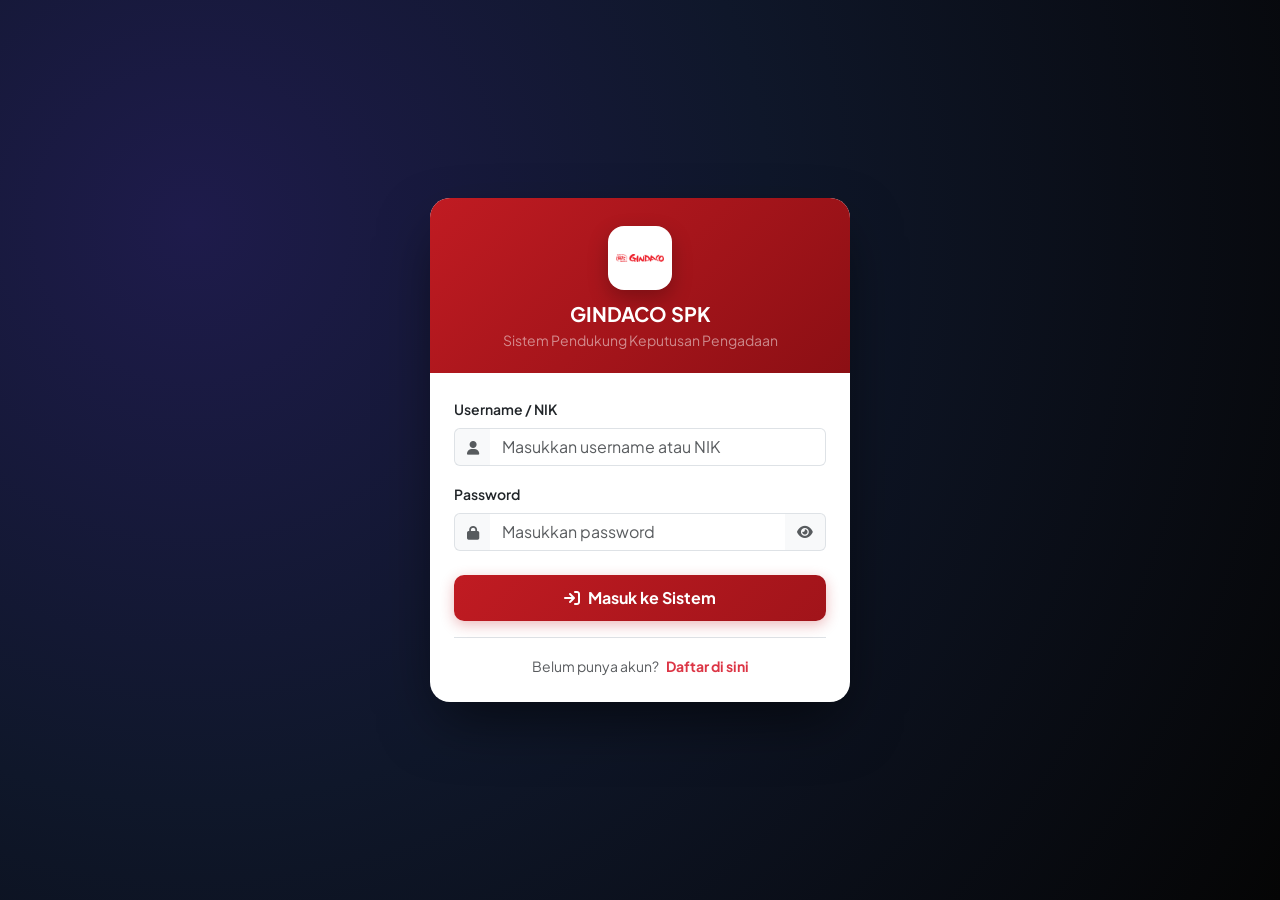
<file: smoothing.html>
<!DOCTYPE html>
<html lang="id">
<head>
    <meta charset="UTF-8">
    <meta name="viewport" content="width=device-width, initial-scale=1.0">
    <title>Pengalihan: Weekly Forecast - GINDACO SPK</title>
    <!-- Bootstrap 5 CSS -->
    <link href="https://cdn.jsdelivr.net/npm/bootstrap@5.3.0/dist/css/bootstrap.min.css" rel="stylesheet">
    <link rel="stylesheet" href="assets/css/custom.css">
    <!-- Immediate Redirect Script to Weekly Forecast -->
    <script>
        window.location.replace('weekly_forecast.html' + (window.location.hash || ''));
    </script>
</head>
<body class="bg-light d-flex align-items-center justify-content-center min-vh-100">
    <div class="card shadow-sm border-0 p-4 text-center" style="max-width: 480px;">
        <div class="mb-3">
            <span class="spinner-border text-danger" role="status"></span>
        </div>
        <h5 class="fw-bold text-dark">Mengalihkan ke Weekly Forecast...</h5>
        <p class="text-muted small mb-3">
            Modul peramalan telah dialihkan sepenuhnya ke <strong>Weekly Sales Forecast</strong> sebagai fitur inti utama sistem pengadaan Gindaco.
        </p>
        <a href="weekly_forecast.html" class="btn btn-gindaco fw-semibold">
            Buka Weekly Forecast Sekarang <i class="fas fa-arrow-right ms-1"></i>
        </a>
    </div>
</body>
</html>
</file>
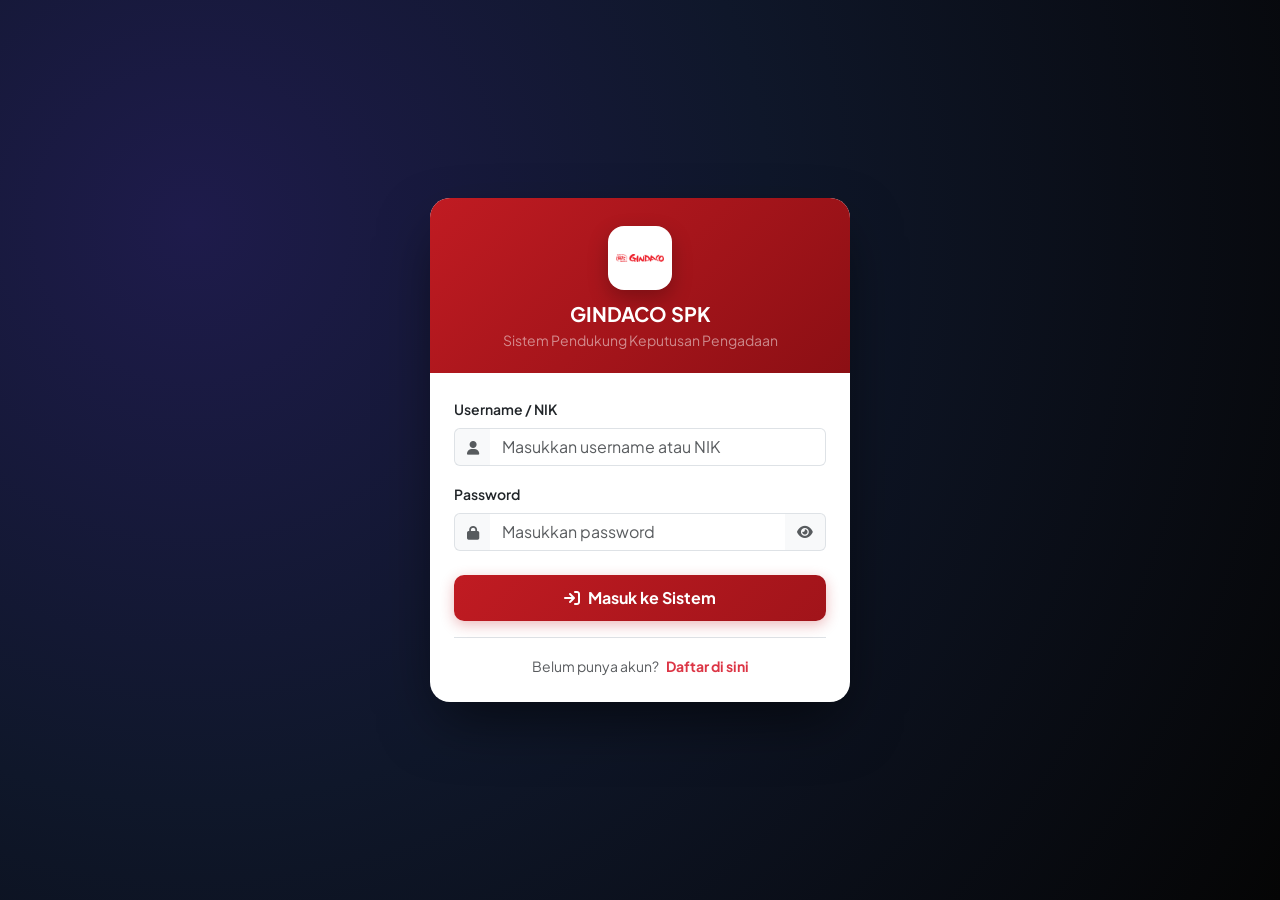
<file: weekly_forecast.html>
<!DOCTYPE html>
<html lang="id">
<head>
    <meta charset="UTF-8">
    <meta name="viewport" content="width=device-width, initial-scale=1.0">
    <title>Weekly Sales Forecasting - GINDACO SPK</title>
    
    <!-- Bootstrap 5 CSS -->
    <link href="https://cdn.jsdelivr.net/npm/bootstrap@5.3.0/dist/css/bootstrap.min.css" rel="stylesheet">
    <!-- Font Awesome 6 -->
    <link rel="stylesheet" href="https://cdnjs.cloudflare.com/ajax/libs/font-awesome/6.4.0/css/all.min.css">
    <!-- Google Fonts Inter & JetBrains Mono -->
    <link href="https://fonts.googleapis.com/css2?family=Inter:wght@300;400;500;600;700;800&family=JetBrains+Mono:wght@400;600&display=swap" rel="stylesheet">
    <!-- Custom CSS -->
    <link rel="stylesheet" href="assets/css/custom.css">
    <style>
        .row-overridden {
            background-color: #fefce8 !important;
            border-left: 4px solid #eab308 !important;
        }
        .row-overridden .final-badge {
            background-color: #fef08a !important;
            color: #854d0e !important;
            border: 1px solid #facc15 !important;
        }
    </style>
    <!-- Auth Guard: Proteksi Akses Sesi Login Gindaco SPK -->
    <script>
        (function() {
            var session = localStorage.getItem('gindaco_current_user');
            if (!session || session === 'null' || session === 'undefined') {
                window.location.replace('login.html');
            }
        })();
    </script>
</head>
<body class="bg-light">

    <!-- NAVBAR CONTAINER -->
    <div id="navbar-container"></div>

    <div class="container-fluid px-lg-4 py-4">

        <!-- KOP SURAT PRINT RESMI -->
        <div id="print-header-container" class="print-only d-none d-print-block"></div>

        <!-- PAGE HEADER -->
        <div class="page-header-box">
            <div>
            
                <h1 class="page-header-title">
                    <i class="fas fa-calendar-week text-danger"></i> Weekly Sales Forecasting &amp; SPK Engine
                </h1>
        
            </div>
            <div class="d-flex flex-wrap gap-2">
                <button type="button" onclick="openModalImportWeekly()" class="btn btn-danger fw-semibold">
                    <i class="fas fa-file-arrow-up me-1"></i> Import CSV Penjualan
                </button>
                <a href="#kelola-database" class="btn btn-outline-primary fw-semibold">
                    <i class="fas fa-database me-1"></i> Kelola Database POS
                </a>
                <button onclick="window.print()" class="btn btn-soft">
                    <i class="fas fa-print me-1"></i> Cetak Laporan
                </button>
                <a href="rekomendasi.html" class="btn btn-gindaco fw-bold">
                    <i class="fas fa-clipboard-check me-1"></i> Rekomendasi SPK Bahan &rarr;
                </a>
            </div>
        </div>

        <!-- NOTIFIKASI TOAST / ALERT STATUS -->
        <div id="statusAlertContainer" class="no-print"></div>

        <!-- CARD FORM UPLOAD 2 FILE CSV & PARAMETER -->
        <div class="modern-card mb-4 no-print">
            <div class="modern-card-header d-flex flex-column flex-sm-row justify-content-between align-items-sm-center gap-2">
                <div>
                    <h5 class="fw-bold mb-0 text-dark">
                        <i class="fas fa-sliders text-danger me-2"></i>Sumber Dataset Penjualan &amp; Parameter Peramalan
                    </h5>
                </div>
    
            </div>
            <div class="modern-card-body p-4">
                <form id="weeklyForecastForm" onsubmit="event.preventDefault(); processAndMergeDatasets();">
                    <div class="row g-4">
                        <!-- File Minggu 1 (W1) -->
                        <div class="col-md-6">
                            <div class="p-3 bg-light rounded-3 border h-100">
                                <label class="form-label fw-bold text-dark small text-uppercase d-flex align-items-center justify-content-between mb-2">
                                    <span><i class="fas fa-calendar-minus text-primary me-1"></i> File 1: Aktual Minggu Lalu (F<sub>t</sub> / Baseline)</span>
                                    <span class="badge bg-primary" id="badgeW1Role">Aktif: W-1</span>
                                </label>
                                
                                <div class="mb-2">
                                    <label class="small text-muted mb-1">Pilih dari Database Tersimpan:</label>
                                    <select class="form-select form-select-sm font-monospace fw-semibold" id="selectDataset1" onchange="onSelectSavedDataset(1, this.value)">
                                        <!-- Diisi daftar dataset via JS -->
                                    </select>
                                </div>

                                <div class="mb-2">
                                    <label class="small text-muted mb-1">Atau Unggah File CSV Baru:</label>
                                    <input type="file" id="fileWeek1Input" class="form-control form-control-sm" accept=".csv,text/csv,text/plain">
                                </div>

                                <div class="d-flex justify-content-between align-items-center pt-1 border-top">
                                    <span class="text-muted small" style="font-size: 0.75rem;">Status Dataset:</span>
                                    <span class="small fw-semibold text-primary" id="statusFile1">Memuat...</span>
                                </div>
                            </div>
                        </div>

                        <!-- File Minggu 2 (W2) -->
                        <div class="col-md-6">
                            <div class="p-3 bg-light rounded-3 border h-100">
                                <label class="form-label fw-bold text-dark small text-uppercase d-flex align-items-center justify-content-between mb-2">
                                    <span><i class="fas fa-calendar-check text-success me-1"></i> File 2: Aktual Minggu Sekarang (A<sub>t</sub> / Riil Terbaru)</span>
                                    <span class="badge bg-success" id="badgeW2Role">Aktif: W-0</span>
                                </label>

                                <div class="mb-2">
                                    <label class="small text-muted mb-1">Pilih dari Database Tersimpan:</label>
                                    <select class="form-select form-select-sm font-monospace fw-semibold" id="selectDataset2" onchange="onSelectSavedDataset(2, this.value)">
                                        <!-- Diisi daftar dataset via JS -->
                                    </select>
                                </div>

                                <div class="mb-2">
                                    <label class="small text-muted mb-1">Atau Unggah File CSV Baru:</label>
                                    <input type="file" id="fileWeek2Input" class="form-control form-control-sm" accept=".csv,text/csv,text/plain">
                                </div>

                                <div class="d-flex justify-content-between align-items-center pt-1 border-top">
                                    <span class="text-muted small" style="font-size: 0.75rem;">Status Dataset:</span>
                                    <span class="small fw-semibold text-success" id="statusFile2">Memuat...</span>
                                </div>
                            </div>
                        </div>

                        <!-- Parameter Alpha -->
                        <div class="col-lg-6">
                            <label class="form-label fw-bold text-dark small text-uppercase d-flex justify-content-between">
                                <span>Bobot Smoothing Factor (&alpha; / Alpha)</span>
                                <span class="badge bg-danger font-monospace fs-6" id="alphaBadge">&alpha; = 0.30</span>
                            </label>
                            <div class="d-flex align-items-center gap-3">
                                <input type="range" class="form-range" id="alphaRange" min="0.1" max="0.9" step="0.05" value="0.3" oninput="onAlphaChange(this.value)">
                                <input type="number" step="0.01" min="0.1" max="0.9" class="form-control text-center fw-bold font-monospace" style="width: 100px;" id="alphaInput" value="0.30" oninput="onAlphaChange(this.value)">
                            </div>
                            <div class="d-flex flex-wrap gap-2 mt-2">
                                <span class="text-muted small align-self-center me-1">Preset:</span>
                                <button type="button" class="btn btn-xs btn-soft rounded-pill" onclick="onAlphaChange(0.2)">&alpha; = 0.2 (Halus)</button>
                                <button type="button" class="btn btn-xs btn-outline-danger rounded-pill fw-bold" onclick="onAlphaChange(0.3)">&alpha; = 0.3 (Standar Gindaco)</button>
                                <button type="button" class="btn btn-xs btn-soft rounded-pill" onclick="onAlphaChange(0.5)">&alpha; = 0.5 (Seimbang)</button>
                                <button type="button" class="btn btn-xs btn-soft rounded-pill" onclick="onAlphaChange(0.7)">&alpha; = 0.7 (Responsif)</button>
                            </div>
                        </div>

                        <!-- Info Formula & Aturan Void -->
                        
                    </div>

                    <div class="mt-4 pt-3 border-top d-flex flex-column flex-sm-row justify-content-between align-items-sm-center gap-2">
                        <span class="text-muted small" id="reactiveStatusText">
                            <i class="fas fa-bolt text-warning me-1"></i> Perhitungan diperbarui secara otomatis setiap ada perubahan file atau dataset.
                        </span>
                        <button type="button" class="btn btn-gindaco px-4 py-2 fw-bold shadow-sm" onclick="processAndMergeDatasets()">
                            <i class="fas fa-arrows-rotate me-1"></i> Hitung Ulang Forecasting &amp; BOM
                        </button>
                    </div>
                </form>
            </div>
        </div>

        <!-- AREA HASIL: SUMMARY CARDS & TABEL INTERAKTIF -->
        <div id="forecastResultsContainer">

            <!-- SINKRONISASI RECIPE EXPLOSION KE SPK BANNER -->
            <div id="spkSyncStatusBanner"></div>

            <!-- 4 SUMMARY CARDS -->
            <div class="row g-3 mb-4">
                <div class="col-md-3">
                    <div class="stat-card stat-primary py-3">
                        <div>
                            <p class="stat-label mb-1">Total Item Terproses</p>
                            <h4 class="stat-value mb-0 fs-3"><span id="sumTotalItems">0</span> <span class="fs-6 fw-normal text-muted">Item</span></h4>
                        </div>
                        <div class="stat-icon-wrapper">
                            <i class="fas fa-boxes-stacked text-primary"></i>
                        </div>
                    </div>
                </div>
                <div class="col-md-3">
                    <div class="stat-card stat-secondary py-3">
                        <div>
                            <p class="stat-label mb-1">Total Qty Minggu Lalu (W-1)</p>
                            <h4 class="stat-value mb-0 fs-3"><span id="sumQtyW1">0</span> <span class="fs-6 fw-normal text-muted">Pcs</span></h4>
                        </div>
                        <div class="stat-icon-wrapper">
                            <i class="fas fa-calendar-minus text-secondary"></i>
                        </div>
                    </div>
                </div>
                <div class="col-md-3">
                    <div class="stat-card stat-success py-3">
                        <div>
                            <p class="stat-label mb-1">Total Qty Minggu Sekarang (W-0)</p>
                            <h4 class="stat-value mb-0 fs-3"><span id="sumQtyW2">0</span> <span class="fs-6 fw-normal text-muted">Pcs</span></h4>
                        </div>
                        <div class="stat-icon-wrapper">
                            <i class="fas fa-chart-line text-success"></i>
                        </div>
                    </div>
                </div>
                <div class="col-md-3">
                    <div class="stat-card stat-warning py-3">
                        <div>
                            <p class="stat-label mb-1">Total Estimasi Minggu Depan</p>
                            <h4 class="stat-value mb-0 fs-3 text-dark"><span id="sumFinalForecast">0</span> <span class="fs-6 fw-normal text-muted">Pcs</span></h4>
                        </div>
                        <div class="stat-icon-wrapper">
                            <i class="fas fa-calculator text-warning"></i>
                        </div>
                    </div>
                </div>
            </div>

            <!-- MAIN TABLE CARD -->
            <div class="modern-card mb-4">
                <div class="modern-card-header flex-column flex-md-row gap-3">
                    <div>
                        <h5 class="fw-bold mb-0 text-dark">
                            <i class="fas fa-table text-success me-2"></i>Tabel Hasil Peramalan Penjualan &amp; Koreksi Manual
                        </h5>
                        <span class="text-muted small" id="tableItemCountText">Menampilkan 0 item barang</span>
                    </div>

                    <div class="d-flex flex-wrap align-items-center gap-2 no-print">
                        <div class="input-group input-group-sm" style="max-width: 250px;">
                            <span class="input-group-text bg-light text-muted"><i class="fas fa-search"></i></span>
                            <input type="text" id="searchTableInput" class="form-control bg-light" placeholder="Cari kode / nama barang...">
                        </div>

                        <button type="button" class="btn btn-sm btn-outline-secondary" onclick="resetAllOverrides()" title="Kembalikan semua angka ke perhitungan sistem asli">
                            <i class="fas fa-rotate-left me-1"></i> Reset Koreksi
                        </button>

                        <button type="button" class="btn btn-sm btn-success fw-bold" onclick="exportToCSV()" title="Unduh tabel hasil ke format CSV">
                            <i class="fas fa-file-excel me-1"></i> Export to CSV
                        </button>
                    </div>
                </div>

                <div class="table-responsive">
                    <table class="table table-modern table-hover align-middle mb-0" id="weeklyForecastTable">
                        <thead>
                            <tr>
                                <th style="width: 50px;">No</th>
                                <th style="width: 140px;">Kode Barang</th>
                                <th>Nama Barang</th>
                                <th style="width: 150px;" class="text-end">Aktual Minggu Lalu (F<sub>t</sub>)</th>
                                <th style="width: 160px;" class="text-end">Aktual Minggu Sekarang (A<sub>t</sub>)</th>
                                <th style="width: 160px;" class="text-end">Forecast Sistem</th>
                                <th style="width: 170px;" class="text-center no-print">Koreksi Manual</th>
                                <th style="width: 150px;" class="text-end">Final Forecast</th>
                            </tr>
                        </thead>
                        <tbody id="forecastTableBody">
                            <!-- Diisi secara dinamis oleh JS -->
                        </tbody>
                    </table>
                </div>
            </div>

        </div>

        <!-- ============================================================== -->
        <!-- KELOLA DATABASE PENJUALAN (FILE TRACKING & IN-APP EDITOR)      -->
        <!-- ============================================================== -->
        <div class="modern-card mb-4 no-print" id="kelola-database">
            <div class="modern-card-header flex-column flex-md-row gap-3">
                <div>
                    <h5 class="fw-bold mb-1 text-dark">
                        <i class="fas fa-database text-danger me-2"></i>Kelola Database Penjualan POS (File Tracking &amp; Editor)
                    </h5>
                </div>
                <div class="d-flex align-items-center gap-2">
                    <button type="button" class="btn btn-sm btn-gindaco fw-semibold" onclick="openModalImportWeekly()">
                        <i class="fas fa-file-arrow-up me-1"></i> Import CSV Baru
                    </button>
                    <button type="button" class="btn btn-sm btn-outline-secondary" onclick="resetWeeklyDatasetsToDefault()" title="Kembalikan dataset ke pengaturan awal">
                        <i class="fas fa-rotate-left me-1"></i> Reset Baseline Demo
                    </button>
                </div>
            </div>

            <div class="table-responsive">
                <table class="table table-modern table-hover align-middle mb-0" id="tableWeeklyDatasets">
                    <thead>
                        <tr>
                            <th style="width: 50px;">No</th>
                            <th style="width: 180px;">Label / Periode</th>
                            <th>File Sumber CSV</th>
                            <th style="width: 170px;">Waktu Unggah</th>
                            <th style="width: 160px;" class="text-center">Volume Data</th>
                            <th style="width: 180px;" class="text-center">Peran di Forecasting</th>
                            <th style="width: 250px;" class="text-end">Aksi</th>
                        </tr>
                    </thead>
                    <tbody id="weeklyDatasetsTableBody">
                        <!-- Diisi via JS -->
                    </tbody>
                </table>
            </div>
            <div class="p-3 bg-light border-top d-flex flex-column flex-sm-row justify-content-between align-items-sm-center gap-2">
                <span class="small text-muted" id="datasetSummaryText">Memuat data database...</span>
                <span class="small text-muted"><i class="fas fa-circle-info text-info me-1"></i>Perubahan data di tabel ini langsung memperbarui kalkulasi Weekly Forecast di atas.</span>
            </div>
        </div>

        <!-- FOOTER PRINT RESMI -->
        <div id="print-footer-container" class="print-only d-none d-print-block"></div>

    </div>

    <!-- ============================================================== -->
    <!-- MODAL 1: IMPORT CSV DATASET PENJUALAN                          -->
    <!-- ============================================================== -->
    <div class="modal fade" id="modalImportWeekly" tabindex="-1" aria-labelledby="modalImportWeeklyLabel" aria-hidden="true">
        <div class="modal-dialog modal-lg modal-dialog-centered">
            <div class="modal-content border-0 shadow-lg">
                <div class="modal-header bg-light">
                    <h5 class="modal-title fw-bold text-dark" id="modalImportWeeklyLabel">
                        <i class="fas fa-file-arrow-up text-danger me-2"></i>Import Dataset Penjualan POS
                    </h5>
                    <button type="button" class="btn-close" data-bs-dismiss="modal" aria-label="Close"></button>
                </div>
                <div class="modal-body p-4">
                    <form id="formImportWeeklyModal" onsubmit="event.preventDefault(); saveImportedWeeklyDataset();">
                        <div class="row g-3 mb-3">
                            <div class="col-md-7">
                                <label class="form-label small fw-bold text-uppercase text-muted">Nama / Label Dataset:</label>
                                <input type="text" class="form-control font-monospace fw-semibold" id="importDatasetNameInput" placeholder="Contoh: Minggu 3 (15-21 Okt 2026)" required>
                            </div>
                            <div class="col-md-5">
                                <label class="form-label small fw-bold text-uppercase text-muted">Terapkan Langsung Sebagai:</label>
                                <select class="form-select font-monospace fw-semibold" id="importAssignRoleSelect">
                                    <option value="w2" selected>Minggu Sekarang (A_t)</option>
                                    <option value="w1">Minggu Lalu (F_t)</option>
                                    <option value="none">Simpan ke Database Saja</option>
                                </select>
                            </div>
                        </div>

                        <div class="mb-3">
                            <div class="d-flex justify-content-between align-items-center mb-1">
                                <label class="form-label small fw-bold text-uppercase text-muted mb-0">Pilih File CSV Penjualan POS:</label>
                                <button type="button" class="btn btn-sm btn-outline-danger" onclick="loadSampleMonthlyCSVToModal()">
                                    <i class="fas fa-wand-magic-sparkles text-warning me-1"></i>Muat Sampel POS 26 Okt 2026
                                </button>
                            </div>
                            <input type="file" id="modalWeeklyCsvFileInput" class="form-control" accept=".csv,text/csv,text/plain" onchange="onModalWeeklyFileInputChange(event)">
                            <span class="form-text text-muted small">Mendukung format POS Gindaco: <code>article_code</code>, <code>article_name</code>, <code>quantity</code>, <code>void</code>.</span>
                        </div>

                        <!-- Preview Area -->
                        <div id="importWeeklyPreviewArea" class="p-3 bg-light rounded-3 border mb-3 d-none">
                            <div class="d-flex justify-content-between align-items-center mb-2">
                                <span class="fw-bold text-dark small"><i class="fas fa-eye text-primary me-1"></i>Pratinjau Hasil Parsing CSV:</span>
                                <span class="badge bg-success" id="importWeeklyPreviewBadge">Valid</span>
                            </div>
                            <div class="small text-muted mb-2" id="importWeeklyPreviewSummary"></div>
                            <div class="table-responsive" style="max-height: 180px; overflow-y: auto;">
                                <table class="table table-sm table-bordered bg-white mb-0">
                                    <thead class="table-light sticky-top">
                                        <tr>
                                            <th>Kode Artikel</th>
                                            <th>Nama Menu Penjualan</th>
                                            <th class="text-end">Jumlah (Qty)</th>
                                        </tr>
                                    </thead>
                                    <tbody id="importWeeklyPreviewTableBody"></tbody>
                                </table>
                            </div>
                        </div>

                        <div class="d-flex justify-content-end gap-2">
                            <button type="button" class="btn btn-secondary px-3" data-bs-dismiss="modal">Batal</button>
                            <button type="submit" class="btn btn-gindaco px-4 fw-bold" id="btnSubmitWeeklyImport" disabled>
                                <i class="fas fa-check me-1"></i> Simpan Dataset &amp; Terapkan
                            </button>
                        </div>
                    </form>
                </div>
            </div>
        </div>
    </div>

    <!-- ============================================================== -->
    <!-- MODAL 2: IN-APP TABLE EDITOR (LIHAT / EDIT DATA DATASET)        -->
    <!-- ============================================================== -->
    <div class="modal fade" id="modalEditDataset" tabindex="-1" aria-labelledby="modalEditDatasetLabel" aria-hidden="true">
        <div class="modal-dialog modal-xl modal-dialog-centered modal-dialog-scrollable">
            <div class="modal-content border-0 shadow-lg">
                <div class="modal-header bg-light">
                    <div>
                        <h5 class="modal-title fw-bold text-dark mb-0" id="modalEditDatasetLabel">
                            <i class="fas fa-sliders text-danger me-2"></i>In-App Editor Data Penjualan: <span id="modalEditPeriodeTitle" class="text-primary font-monospace"></span>
                        </h5>
                        <span class="small text-muted">Sesuaikan kuantitas menu. Jika dataset ini aktif pada Weekly Forecast, kalkulasi forecasting dan BOM SPK akan otomatis diperbarui secara realtime.</span>
                    </div>
                    <button type="button" class="btn-close" data-bs-dismiss="modal" aria-label="Close"></button>
                </div>
                <div class="modal-body p-4">
                    <!-- Top Toolbar inside modal -->
                    <div class="row g-2 mb-3 align-items-center">
                        <div class="col-md-5">
                            <div class="input-group input-group-sm">
                                <span class="input-group-text bg-white text-muted"><i class="fas fa-search"></i></span>
                                <input type="text" id="editMenuSearchInput" class="form-control" placeholder="Cari nama atau kode menu..." oninput="filterEditTable(this.value)">
                            </div>
                        </div>
                        <div class="col-md-7 d-flex justify-content-md-end gap-2">
                            <button type="button" class="btn btn-sm btn-outline-success" onclick="toggleAddMenuRowForm()">
                                <i class="fas fa-plus me-1"></i> Tambah Menu Penjualan
                            </button>
                        </div>
                    </div>

                    <!-- Add menu inline form (toggleable) -->
                    <div id="addMenuRowBox" class="p-3 bg-light rounded-3 border mb-3 d-none">
                        <h6 class="fw-bold text-dark small mb-2"><i class="fas fa-plus-circle text-success me-1"></i>Tambah Item Menu ke Dataset</h6>
                        <div class="row g-2 align-items-center">
                            <div class="col-md-6">
                                <select class="form-select form-select-sm" id="selectAddMenuId">
                                    <!-- Diisi daftar menu -->
                                </select>
                            </div>
                            <div class="col-md-3">
                                <input type="number" min="1" step="1" class="form-control form-control-sm" id="inputAddMenuQty" placeholder="Jumlah (Qty)" value="10">
                            </div>
                            <div class="col-md-3 d-flex gap-2">
                                <button type="button" class="btn btn-sm btn-success w-100 fw-semibold" onclick="confirmAddMenuItem()">
                                    <i class="fas fa-check me-1"></i> Tambahkan
                                </button>
                                <button type="button" class="btn btn-sm btn-outline-secondary" onclick="toggleAddMenuRowForm()">
                                    Batal
                                </button>
                            </div>
                        </div>
                    </div>

                    <!-- Table -->
                    <div class="table-responsive border rounded-3" style="max-height: 400px; overflow-y: auto;">
                        <table class="table table-modern table-hover align-middle mb-0">
                            <thead class="table-light sticky-top">
                                <tr>
                                    <th style="width: 50px;">No</th>
                                    <th style="width: 140px;">Kode Artikel</th>
                                    <th>Nama Menu Penjualan</th>
                                    <th style="width: 160px;" class="text-end">Jumlah Terjual (Qty)</th>
                                    <th style="width: 80px;" class="text-center">Aksi</th>
                                </tr>
                            </thead>
                            <tbody id="editDatasetTableBody">
                                <!-- Diisi via JS -->
                            </tbody>
                        </table>
                    </div>

                    <div class="d-flex justify-content-between align-items-center mt-3 pt-2 border-top">
                        <span class="small text-muted" id="editDatasetStatsText">Total 0 item menu</span>
                        <span class="badge bg-primary-subtle text-primary font-monospace fs-6" id="editDatasetTotalQty">Total Qty: 0</span>
                    </div>
                </div>
                <div class="modal-footer bg-light">
                    <button type="button" class="btn btn-secondary px-3" data-bs-dismiss="modal">Batal</button>
                    <button type="button" class="btn btn-gindaco px-4 fw-bold" onclick="saveEditedDataset()">
                        <i class="fas fa-floppy-disk me-1"></i> Simpan Perubahan &amp; Hitung Ulang
                    </button>
                </div>
            </div>
        </div>
    </div>

    <!-- Bootstrap 5 JS Bundle -->
    <script src="https://cdn.jsdelivr.net/npm/bootstrap@5.3.0/dist/js/bootstrap.bundle.min.js"></script>
    <!-- App Seed & DB Engine -->
    <script src="assets/js/seed_data.js"></script>
    <script src="assets/js/db.js"></script>
    <script src="assets/js/components.js"></script>

    <script>
    let appForecastData = []; // [{ code, name, w1, w2, sysForecast, manualOverride }]
    let currentAlpha = 0.3;
    let file1ParsedData = null; // { data: { [code]: { code, name, qty } }, datasetId: null, label: '' }
    let file2ParsedData = null;
    let stagedImportData = null;
    let currentEditingPeriode = null;
    let currentEditingItems = [];

    document.addEventListener("DOMContentLoaded", function() {
        Components.renderNavbar('weekly_forecast');
        Components.renderPrintHeader('print-header-container', 'Laporan Peramalan Penjualan Mingguan (Weekly Sales Forecasting)', 'Metode Single Exponential Smoothing &bull; Outlet: ' + (GindacoDB.getCurrentUser()?.outlet || 'Gindaco Indonesia') + ' &bull; ' + new Date().toLocaleDateString('id-ID'));
        Components.renderPrintFooter('print-footer-container');

        // Render Database Table & Dropdowns
        renderWeeklyDatasetsTable();
        populateSavedDatasetDropdowns();

        // Auto-load default active datasets (Week 1 & Week 2) so user immediately gets full dashboard view
        initDefaultWeeklyDatasets();

        // File listener File 1
        const file1Input = document.getElementById('fileWeek1Input');
        const file2Input = document.getElementById('fileWeek2Input');
        const statusFile1 = document.getElementById('statusFile1');
        const statusFile2 = document.getElementById('statusFile2');

        file1Input.addEventListener('change', async function() {
            if (!this.files || this.files.length === 0) return;
            const file = this.files[0];
            statusFile1.innerHTML = `<span class="spinner-border spinner-border-sm me-1"></span>Membaca...`;
            try {
                const text = await readFileAsText(file);
                file1ParsedData = parseWeeklyCSVClient(text, file.name);
                file1ParsedData.label = file.name;
                statusFile1.innerHTML = `<i class="fas fa-check-circle text-success me-1"></i>${file1ParsedData.uniqueItemCount} item (${file.name})`;
                document.getElementById('selectDataset1').value = "";
                renderWeeklyDatasetsTable();
                if (file2ParsedData) {
                    processAndMergeDatasets();
                }
            } catch (err) {
                statusFile1.innerHTML = `<span class="text-danger"><i class="fas fa-times-circle"></i> Error</span>`;
                showAppAlert(err.message, 'danger');
            }
        });

        file2Input.addEventListener('change', async function() {
            if (!this.files || this.files.length === 0) return;
            const file = this.files[0];
            statusFile2.innerHTML = `<span class="spinner-border spinner-border-sm me-1"></span>Membaca...`;
            try {
                const text = await readFileAsText(file);
                file2ParsedData = parseWeeklyCSVClient(text, file.name);
                file2ParsedData.label = file.name;
                statusFile2.innerHTML = `<i class="fas fa-check-circle text-success me-1"></i>${file2ParsedData.uniqueItemCount} item (${file.name})`;
                document.getElementById('selectDataset2').value = "";
                renderWeeklyDatasetsTable();
                if (file1ParsedData) {
                    processAndMergeDatasets();
                }
            } catch (err) {
                statusFile2.innerHTML = `<span class="text-danger"><i class="fas fa-times-circle"></i> Error</span>`;
                showAppAlert(err.message, 'danger');
            }
        });

        // Search filter in forecast table
        const searchInput = document.getElementById('searchTableInput');
        if (searchInput) {
            searchInput.addEventListener('input', function() {
                const query = this.value.toLowerCase().trim();
                const rows = document.querySelectorAll('#forecastTableBody tr');
                let count = 0;
                rows.forEach(r => {
                    if (r.innerText.toLowerCase().includes(query)) {
                        r.style.display = '';
                        count++;
                    } else {
                        r.style.display = 'none';
                    }
                });
                document.getElementById('tableItemCountText').innerText = `Menampilkan ${count} dari ${appForecastData.length} item barang`;
            });
        }

        // Check hash
        if (window.location.hash === '#kelola-database') {
            setTimeout(() => {
                const el = document.getElementById('kelola-database');
                if (el) el.scrollIntoView({ behavior: 'smooth' });
            }, 300);
        }
    });

    // Auto-load initial datasets from GindacoDB
    function initDefaultWeeklyDatasets() {
        const datasets = GindacoDB.getMonthlyDatasets();
        if (datasets.length >= 2) {
            applySavedDataset(1, datasets[0].periode, false);
            applySavedDataset(2, datasets[1].periode, false);
            processAndMergeDatasets();
        } else if (datasets.length === 1) {
            applySavedDataset(1, datasets[0].periode, false);
            applySavedDataset(2, datasets[0].periode, false);
            processAndMergeDatasets();
        }
    }

    function populateSavedDatasetDropdowns() {
        const datasets = GindacoDB.getMonthlyDatasets();
        const sel1 = document.getElementById('selectDataset1');
        const sel2 = document.getElementById('selectDataset2');
        if (!sel1 || !sel2) return;

        const currentVal1 = sel1.value;
        const currentVal2 = sel2.value;

        const optionsHtml = `<option value="">-- Pilih dari Database Tersimpan --</option>` + datasets.map(d => `
            <option value="${d.periode}">${d.periode} (${(d.menu_sales || []).length} Menu)</option>
        `).join('');

        sel1.innerHTML = optionsHtml;
        sel2.innerHTML = optionsHtml;

        if (currentVal1) sel1.value = currentVal1;
        if (currentVal2) sel2.value = currentVal2;
    }

    function onSelectSavedDataset(weekNum, periode) {
        if (!periode) return;
        applySavedDataset(weekNum, periode, true);
    }

    function applySavedDataset(weekNum, periode, triggerForecast = true) {
        const ds = GindacoDB.getMonthlyDataset(periode);
        if (!ds) return;

        const menuMap = {};
        (ds.menu_sales || []).forEach(it => {
            menuMap[it.code] = {
                code: it.code,
                name: it.name || it.code,
                qty: parseFloat(it.qty) || 0
            };
        });

        const parsedData = {
            data: menuMap,
            datasetPeriode: ds.periode,
            label: ds.periode,
            uniqueItemCount: Object.keys(menuMap).length,
            totalRows: ds.raw_row_count || Object.keys(menuMap).length
        };

        if (weekNum === 1) {
            file1ParsedData = parsedData;
            document.getElementById('statusFile1').innerHTML = `<i class="fas fa-check-circle text-primary me-1"></i>${parsedData.uniqueItemCount} menu (${ds.periode})`;
            document.getElementById('selectDataset1').value = ds.periode;
            document.getElementById('fileWeek1Input').value = "";
        } else {
            file2ParsedData = parsedData;
            document.getElementById('statusFile2').innerHTML = `<i class="fas fa-check-circle text-success me-1"></i>${parsedData.uniqueItemCount} menu (${ds.periode})`;
            document.getElementById('selectDataset2').value = ds.periode;
            document.getElementById('fileWeek2Input').value = "";
        }

        renderWeeklyDatasetsTable();

        if (triggerForecast && file1ParsedData && file2ParsedData) {
            processAndMergeDatasets();
            showAppAlert(`Dataset <strong>${ds.periode}</strong> berhasil diterapkan sebagai Minggu ${weekNum === 1 ? 'Lalu (F_t)' : 'Sekarang (A_t)'} dan Weekly Forecast telah diperbarui!`, 'success');
        }
    }

    function onAlphaChange(val) {
        currentAlpha = parseFloat(val);
        document.getElementById('alphaRange').value = currentAlpha;
        document.getElementById('alphaInput').value = currentAlpha.toFixed(2);
        document.getElementById('alphaBadge').innerText = 'α = ' + currentAlpha.toFixed(2);

        if (appForecastData.length > 0) {
            recalculateForecasts();
            renderForecastTable();
            if (file1ParsedData && file2ParsedData) {
                syncSalesToSPKMaterials(file1ParsedData.data, file2ParsedData.data);
            }
        }
    }

    function showAppAlert(message, type = 'danger') {
        const container = document.getElementById('statusAlertContainer');
        const icon = type === 'danger' ? 'fa-circle-exclamation' : (type === 'warning' ? 'fa-triangle-exclamation' : 'fa-circle-check');
        container.innerHTML = `
            <div class="alert alert-${type} alert-dismissible fade show shadow-sm mb-4" role="alert">
                <i class="fas ${icon} me-2 fs-5"></i>
                ${message}
                <button type="button" class="btn-close" data-bs-dismiss="alert" aria-label="Close"></button>
            </div>
        `;
    }

    function detectDelim(text) {
        const firstLine = text.split(/\r\n|\n/)[0] || '';
        const commas = (firstLine.match(/,/g) || []).length;
        const semis = (firstLine.match(/;/g) || []).length;
        const tabs = (firstLine.match(/\t/g) || []).length;
        if (semis > commas && semis > tabs) return ';';
        if (tabs > commas && tabs > semis) return '\t';
        return ',';
    }

    function parseCSVLine(line, delim) {
        const result = [];
        let cur = '';
        let inQuotes = false;
        for (let i = 0; i < line.length; i++) {
            const ch = line[i];
            if (ch === '"') {
                if (inQuotes && line[i + 1] === '"') {
                    cur += '"';
                    i++;
                } else {
                    inQuotes = !inQuotes;
                }
            } else if (ch === delim && !inQuotes) {
                result.push(cur);
                cur = '';
            } else {
                cur += ch;
            }
        }
        result.push(cur);
        return result;
    }

    function parseWeeklyCSVClient(csvText, fileName) {
        if (!csvText || !csvText.trim()) throw new Error(`File ${fileName} kosong.`);
        const delim = detectDelim(csvText);
        const lines = csvText.split(/\r\n|\n/).filter(l => l.trim().length > 0);
        if (lines.length < 2) throw new Error(`File ${fileName} tidak memiliki baris data setelah header.`);

        const header = parseCSVLine(lines[0], delim).map(h => h.trim().toLowerCase().replace(/["'\uFEFF]/g, ''));
        const colCode = header.findIndex(h => ['article_code', 'item_code', 'kode_artikel', 'kode_barang', 'kode_menu', 'code', 'plu', 'articlecode'].includes(h));
        const colName = header.findIndex(h => ['article_name', 'item_name', 'nama_artikel', 'nama_barang', 'nama_menu', 'name', 'description', 'articlename'].includes(h));
        const colQty = header.findIndex(h => ['quantity', 'qty', 'jumlah', 'jumlah_terjual', 'qty_sold', 'sales_qty'].includes(h));
        const colVoid = header.findIndex(h => ['void', 'is_void', 'status_void', 'isvoid'].includes(h));

        if (colCode === -1 || colQty === -1) {
            throw new Error(`File ${fileName}: Kolom 'article_code' dan 'quantity' wajib ada.`);
        }

        const aggregated = {};
        let totalRows = 0;
        let voidRowsIgnored = 0;

        for (let i = 1; i < lines.length; i++) {
            const row = parseCSVLine(lines[i], delim);
            if (row.length <= Math.max(colCode, colQty)) continue;
            totalRows++;

            if (colVoid !== -1) {
                const vVal = (row[colVoid] || '').trim().toLowerCase().replace(/["']/g, '');
                if (['true', '1', 't', 'yes', 'y'].includes(vVal)) {
                    voidRowsIgnored++;
                    continue;
                }
            }

            const code = (row[colCode] || '').trim().replace(/["']/g, '');
            if (!code) continue;

            const name = (colName !== -1 && row[colName]) ? row[colName].trim().replace(/["']/g, '') : code;
            const qtyRaw = (row[colQty] || '0').trim().replace(/["']/g, '').replace(/,/g, '.');
            const qty = parseFloat(qtyRaw) || 0;

            if (!aggregated[code]) {
                aggregated[code] = { code, name, qty: 0 };
            }
            aggregated[code].qty += qty;
            if (name && name.length > aggregated[code].name.length) {
                aggregated[code].name = name;
            }
        }

        return {
            data: aggregated,
            totalRows,
            voidRowsIgnored,
            uniqueItemCount: Object.keys(aggregated).length
        };
    }

    function readFileAsText(file) {
        return new Promise((resolve, reject) => {
            const reader = new FileReader();
            reader.onload = e => resolve(e.target.result);
            reader.onerror = e => reject(new Error('Gagal membaca file: ' + file.name));
            reader.readAsText(file);
        });
    }

    function processAndMergeDatasets() {
        if (!file1ParsedData || !file2ParsedData) return;

        const dataW1 = file1ParsedData.data;
        const dataW2 = file2ParsedData.data;
        const allCodes = Array.from(new Set([...Object.keys(dataW1), ...Object.keys(dataW2)])).sort();

        appForecastData = allCodes.map(code => {
            const name = (dataW2[code] && dataW2[code].name) || (dataW1[code] && dataW1[code].name) || code;
            const w1 = dataW1[code] ? dataW1[code].qty : 0;
            const w2 = dataW2[code] ? dataW2[code].qty : 0;
            const rawF = (currentAlpha * w2) + ((1.0 - currentAlpha) * w1);
            return {
                code,
                name,
                w1,
                w2,
                sysForecast: Math.round(rawF),
                manualOverride: null
            };
        });

        renderForecastTable();

        // Pure Client-Side Recipe Explosion to SPK Materials
        syncSalesToSPKMaterials(dataW1, dataW2);
    }

    function syncSalesToSPKMaterials(dataW1, dataW2) {
        const banner = document.getElementById('spkSyncStatusBanner');
        if (!banner) return;

        banner.style.display = 'flex';
        banner.className = 'alert alert-info py-2 px-3 small rounded-3 mb-3 d-flex align-items-center justify-content-between';
        banner.innerHTML = `<span class="spinner-border spinner-border-sm me-1"></span> Mengonversi estimasi menu penjualan ke kebutuhan Bahan Baku via BOM Recipe Explosion...`;

        setTimeout(() => {
            try {
                const spkState = GindacoDB.processWeeklySPK(dataW1, dataW2, currentAlpha, 'days', 1.0);
                banner.className = 'alert alert-success py-2 px-3 small rounded-3 mb-3 d-flex align-items-center justify-content-between';
                banner.innerHTML = `
                    <div>
                        <i class="fas fa-check-circle text-success me-1"></i>
                        <strong>Recipe Explosion Berhasil:</strong> Kebutuhan ${spkState.materials.length} Bahan Baku telah diperbarui untuk rekomendasi pesanan SPK Mingguan.
                    </div>
                    <a href="rekomendasi.html" class="btn btn-sm btn-gindaco fw-bold px-3 py-1">
                        <i class="fas fa-clipboard-check me-1"></i> Buka Rekomendasi SPK Bahan Baku &rarr;
                    </a>
                `;
            } catch (e) {
                console.error(e);
                banner.className = 'alert alert-danger py-2 px-3 small rounded-3 mb-3';
                banner.innerHTML = `Gagal menjalankan Recipe Explosion: ${e.message}`;
            }
        }, 120);
    }

    function recalculateForecasts() {
        appForecastData.forEach(item => {
            const rawF = (currentAlpha * item.w2) + ((1.0 - currentAlpha) * item.w1);
            item.sysForecast = Math.round(rawF);
        });
    }

    function renderForecastTable() {
        const tbody = document.getElementById('forecastTableBody');
        tbody.innerHTML = '';

        let sumW1 = 0;
        let sumW2 = 0;
        let sumFinal = 0;

        appForecastData.forEach((item, idx) => {
            sumW1 += item.w1;
            sumW2 += item.w2;

            const isOverridden = item.manualOverride !== null && !isNaN(item.manualOverride);
            const finalVal = isOverridden ? item.manualOverride : item.sysForecast;
            sumFinal += finalVal;

            const tr = document.createElement('tr');
            tr.id = `row-${idx}`;
            if (isOverridden) tr.classList.add('row-overridden');

            tr.innerHTML = `
                <td class="text-muted fw-semibold">${idx + 1}</td>
                <td><span class="badge bg-light text-dark border font-monospace">${item.code}</span></td>
                <td><strong class="text-dark">${item.name}</strong></td>
                <td class="text-end font-monospace text-muted">${item.w1.toLocaleString('id-ID')}</td>
                <td class="text-end font-monospace text-secondary fw-semibold">${item.w2.toLocaleString('id-ID')}</td>
                <td class="text-end"><span class="badge bg-light text-primary border font-monospace fs-6">${item.sysForecast.toLocaleString('id-ID')}</span></td>
                <td class="text-center no-print">
                    <input type="number" step="1" min="0" class="form-control form-control-sm text-center font-monospace fw-bold override-input" 
                           style="max-width: 120px; margin: 0 auto;" placeholder="Auto" 
                           value="${isOverridden ? item.manualOverride : ''}" 
                           oninput="onManualOverrideInput(this, ${idx})">
                </td>
                <td class="text-end">
                    <span class="badge-pill-custom badge-subtle-success fs-6 fw-bold final-badge" id="final-badge-${idx}">
                        <i class="fas fa-boxes-packing me-1"></i><span id="final-txt-${idx}">${finalVal.toLocaleString('id-ID')}</span>
                    </span>
                </td>
            `;
            tbody.appendChild(tr);
        });

        document.getElementById('sumTotalItems').innerText = appForecastData.length.toLocaleString('id-ID');
        document.getElementById('sumQtyW1').innerText = sumW1.toLocaleString('id-ID');
        document.getElementById('sumQtyW2').innerText = sumW2.toLocaleString('id-ID');
        document.getElementById('sumFinalForecast').innerText = sumFinal.toLocaleString('id-ID');
        document.getElementById('tableItemCountText').innerText = `Menampilkan ${appForecastData.length} item menu penjualan (α = ${currentAlpha.toFixed(2)})`;
    }

    function onManualOverrideInput(inputEl, idx) {
        const rawVal = inputEl.value.trim();
        const rowEl = document.getElementById(`row-${idx}`);
        const finalTxtEl = document.getElementById(`final-txt-${idx}`);

        if (rawVal !== '' && !isNaN(rawVal)) {
            const val = Math.max(0, parseInt(rawVal, 10));
            appForecastData[idx].manualOverride = val;
            finalTxtEl.innerText = val.toLocaleString('id-ID');
            rowEl.classList.add('row-overridden');
        } else {
            appForecastData[idx].manualOverride = null;
            finalTxtEl.innerText = appForecastData[idx].sysForecast.toLocaleString('id-ID');
            rowEl.classList.remove('row-overridden');
        }

        let totalFinal = 0;
        appForecastData.forEach(item => {
            totalFinal += (item.manualOverride !== null) ? item.manualOverride : item.sysForecast;
        });
        document.getElementById('sumFinalForecast').innerText = totalFinal.toLocaleString('id-ID');
    }

    function resetAllOverrides() {
        appForecastData.forEach((item, idx) => {
            item.manualOverride = null;
            const rowEl = document.getElementById(`row-${idx}`);
            const inputEl = rowEl ? rowEl.querySelector('.override-input') : null;
            const finalTxtEl = document.getElementById(`final-txt-${idx}`);
            if (inputEl) inputEl.value = '';
            if (finalTxtEl) finalTxtEl.innerText = item.sysForecast.toLocaleString('id-ID');
            if (rowEl) rowEl.classList.remove('row-overridden');
        });

        let totalFinal = 0;
        appForecastData.forEach(item => totalFinal += item.sysForecast);
        document.getElementById('sumFinalForecast').innerText = totalFinal.toLocaleString('id-ID');
    }

    function exportToCSV() {
        if (appForecastData.length === 0) return;
        let csv = "data:text/csv;charset=utf-8,";
        csv += "No,Kode Barang,Nama Barang,Aktual Minggu Lalu,Aktual Minggu Sekarang,Forecast Sistem,Koreksi Manual,Final Forecast,Status\r\n";
        appForecastData.forEach((item, idx) => {
            const isOver = item.manualOverride !== null;
            const finalVal = isOver ? item.manualOverride : item.sysForecast;
            csv += `${idx + 1},"${item.code}","${item.name}",${item.w1},${item.w2},${item.sysForecast},${isOver ? item.manualOverride : ''},${finalVal},${isOver ? 'Manual Override' : 'System'}\r\n`;
        });
        const link = document.createElement("a");
        link.setAttribute("href", encodeURI(csv));
        link.setAttribute("download", `Weekly_Sales_Forecast_Gindaco_${new Date().toISOString().slice(0,10)}.csv`);
        document.body.appendChild(link);
        link.click();
        document.body.removeChild(link);
    }

    async function loadSampleDatasets() {
        try {
            document.getElementById('statusFile1').innerHTML = `<span class="spinner-border spinner-border-sm me-1"></span>Memuat sampel...`;
            document.getElementById('statusFile2').innerHTML = `<span class="spinner-border spinner-border-sm me-1"></span>Memuat sampel...`;

            const r1 = await fetch('sample_week1.csv');
            const t1 = await r1.text();
            const r2 = await fetch('sample_week2.csv');
            const t2 = await r2.text();

            file1ParsedData = parseWeeklyCSVClient(t1, 'sample_week1.csv');
            file1ParsedData.label = 'sample_week1.csv';
            file2ParsedData = parseWeeklyCSVClient(t2, 'sample_week2.csv');
            file2ParsedData.label = 'sample_week2.csv';

            document.getElementById('statusFile1').innerHTML = `<i class="fas fa-check-circle text-success me-1"></i>${file1ParsedData.uniqueItemCount} item (Demo W1)`;
            document.getElementById('statusFile2').innerHTML = `<i class="fas fa-check-circle text-success me-1"></i>${file2ParsedData.uniqueItemCount} item (Demo W2)`;

            processAndMergeDatasets();
            showAppAlert('Sampel demo Week 1 & Week 2 berhasil dimuat dan dihitung ulang!', 'success');
        } catch (e) {
            console.error(e);
            alert('Gagal memuat sampel CSV: ' + e.message);
        }
    }

    // ==============================================================
    // KELOLA DATABASE PENJUALAN (FILE TRACKING & IN-APP EDITOR)
    // ==============================================================

    function renderWeeklyDatasetsTable() {
        const datasets = GindacoDB.getMonthlyDatasets();
        const tbody = document.getElementById('weeklyDatasetsTableBody');
        if (!tbody) return;

        if (datasets.length === 0) {
            tbody.innerHTML = `
                <tr>
                    <td colspan="7" class="text-center py-4 text-muted">
                        <i class="fas fa-folder-open fs-2 mb-2 d-block text-secondary opacity-50"></i>
                        Belum ada dataset penjualan tersimpan. Klik tombol <strong>Import CSV Baru</strong> di atas untuk menambahkan.
                    </td>
                </tr>
            `;
            document.getElementById('datasetSummaryText').innerText = 'Total 0 dataset aktif.';
            return;
        }

        tbody.innerHTML = datasets.map((ds, idx) => {
            const uploadDate = new Date(ds.uploaded_at);
            const dateStr = !isNaN(uploadDate) ? uploadDate.toLocaleDateString('id-ID', { day: '2-digit', month: 'short', year: 'numeric', hour: '2-digit', minute: '2-digit' }) : '-';
            const totalMenuItems = (ds.menu_sales && Array.isArray(ds.menu_sales)) ? ds.menu_sales.length : 0;
            const totalQty = (ds.menu_sales && Array.isArray(ds.menu_sales)) ? ds.menu_sales.reduce((acc, it) => acc + (parseFloat(it.qty) || 0), 0) : 0;

            const isW1 = file1ParsedData && (file1ParsedData.datasetPeriode === ds.periode || file1ParsedData.label === ds.periode || file1ParsedData.label === ds.filename);
            const isW2 = file2ParsedData && (file2ParsedData.datasetPeriode === ds.periode || file2ParsedData.label === ds.periode || file2ParsedData.label === ds.filename);

            let roleBadge = `<span class="badge bg-light text-muted border py-1 px-2">Tersimpan</span>`;
            if (isW1 && isW2) {
                roleBadge = `<span class="badge bg-purple text-white py-1 px-2" style="background:#7c3aed;">Aktif: W1 &amp; W2</span>`;
            } else if (isW1) {
                roleBadge = `<span class="badge bg-primary text-white py-1 px-2"><i class="fas fa-check me-1"></i>Aktif: W-1 (Lalu)</span>`;
            } else if (isW2) {
                roleBadge = `<span class="badge bg-success text-white py-1 px-2"><i class="fas fa-check me-1"></i>Aktif: W-0 (Sekarang)</span>`;
            }

            return `
                <tr>
                    <td class="text-muted fw-semibold">${idx + 1}</td>
                    <td>
                        <span class="badge bg-danger-subtle text-danger border border-danger-subtle fs-6 font-monospace py-1 px-2">
                            <i class="fas fa-calendar-alt me-1"></i>${ds.periode}
                        </span>
                    </td>
                    <td>
                        <div class="d-flex align-items-center">
                            <i class="fas fa-file-csv text-success fs-5 me-2"></i>
                            <div>
                                <span class="fw-semibold text-dark font-monospace small">${ds.filename || 'POS_Export.csv'}</span>
                                <div class="text-muted" style="font-size: 0.75rem;">${ds.raw_row_count ? ds.raw_row_count.toLocaleString('id-ID') + ' baris POS' : 'Raw POS'}</div>
                            </div>
                        </div>
                    </td>
                    <td>
                        <small class="text-muted"><i class="far fa-clock me-1"></i>${dateStr}</small>
                    </td>
                    <td class="text-center">
                        <span class="fw-bold text-dark font-monospace">${totalMenuItems}</span> <span class="small text-muted">Menu</span>
                        <div class="text-muted" style="font-size: 0.75rem;">(${totalQty.toLocaleString('id-ID')} unit)</div>
                    </td>
                    <td class="text-center">
                        ${roleBadge}
                    </td>
                    <td class="text-end">
                        <div class="btn-group btn-group-sm">
                            <button type="button" class="btn btn-outline-primary" onclick="applySavedDataset(1, '${ds.periode}', true)" title="Terapkan sebagai Minggu Lalu (W1)">
                                Set W1
                            </button>
                            <button type="button" class="btn btn-outline-success" onclick="applySavedDataset(2, '${ds.periode}', true)" title="Terapkan sebagai Minggu Sekarang (W2)">
                                Set W2
                            </button>
                            <button type="button" class="btn btn-outline-secondary" onclick="openModalEditDataset('${ds.periode}')" title="Lihat dan edit kuantitas menu">
                                <i class="fas fa-pen-to-square"></i>
                            </button>
                            <button type="button" class="btn btn-outline-danger" onclick="confirmDeleteWeeklyDataset('${ds.periode}')" title="Hapus dataset dari sistem">
                                <i class="fas fa-trash-can"></i>
                            </button>
                        </div>
                    </td>
                </tr>
            `;
        }).join('');

        document.getElementById('datasetSummaryText').innerText = `Total ${datasets.length} dataset penjualan aktif di sistem.`;
    }

    function openModalImportWeekly() {
        stagedImportData = null;
        document.getElementById('formImportWeeklyModal').reset();
        document.getElementById('importWeeklyPreviewArea').classList.add('d-none');
        document.getElementById('btnSubmitWeeklyImport').disabled = true;

        const d = new Date();
        document.getElementById('importDatasetNameInput').value = `Minggu ${Math.ceil(d.getDate() / 7)} (${d.toLocaleDateString('id-ID', { month: 'short', year: 'numeric' })})`;

        const modalEl = document.getElementById('modalImportWeekly');
        const modal = bootstrap.Modal.getOrCreateInstance(modalEl);
        modal.show();
    }

    async function loadSampleMonthlyCSVToModal() {
        try {
            const resp = await fetch('sample_monthly_sales.csv');
            if (!resp.ok) throw new Error('File sample_monthly_sales.csv tidak ditemukan di server.');
            const text = await resp.text();

            const parsed = GindacoDB.parseMonthlyPOSCSV(text);
            document.getElementById('importDatasetNameInput').value = 'POS Transaksi 26 Okt 2026';

            stagedImportData = {
                text: text,
                parsed: parsed,
                filename: 'sample_monthly_sales.csv'
            };

            showImportWeeklyPreview(parsed, 'sample_monthly_sales.csv');
            document.getElementById('btnSubmitWeeklyImport').disabled = false;
        } catch (err) {
            alert('Gagal memuat sampel CSV: ' + err.message);
        }
    }

    function onModalWeeklyFileInputChange(e) {
        const file = e.target.files[0];
        if (!file) return;

        const reader = new FileReader();
        reader.onload = function(evt) {
            try {
                const text = evt.target.result;
                const parsed = GindacoDB.parseMonthlyPOSCSV(text);

                if (parsed.suggestedPeriode) {
                    document.getElementById('importDatasetNameInput').value = parsed.suggestedPeriode;
                }

                stagedImportData = {
                    text: text,
                    parsed: parsed,
                    filename: file.name
                };

                showImportWeeklyPreview(parsed, file.name);
                document.getElementById('btnSubmitWeeklyImport').disabled = false;
            } catch(err) {
                alert('File CSV tidak dapat diproses: ' + err.message);
                document.getElementById('importWeeklyPreviewArea').classList.add('d-none');
                document.getElementById('btnSubmitWeeklyImport').disabled = true;
            }
        };
        reader.readAsText(file);
    }

    function showImportWeeklyPreview(parsed, filename) {
        const area = document.getElementById('importWeeklyPreviewArea');
        const summary = document.getElementById('importWeeklyPreviewSummary');
        const tbody = document.getElementById('importWeeklyPreviewTableBody');

        const totalQty = parsed.menuSalesArray.reduce((acc, it) => acc + (it.qty || 0), 0);
        summary.innerHTML = `File: <strong>${filename}</strong> &bull; Terdeteksi <strong>${parsed.totalRawRows}</strong> baris transaksi valid &bull; <strong>${parsed.menuSalesArray.length}</strong> jenis menu &bull; Total: <strong>${totalQty.toLocaleString('id-ID')} unit</strong>.`;

        tbody.innerHTML = parsed.menuSalesArray.slice(0, 10).map(m => `
            <tr>
                <td class="font-monospace small">${m.code}</td>
                <td>${m.name}</td>
                <td class="text-end font-monospace fw-bold">${m.qty.toLocaleString('id-ID')}</td>
            </tr>
        `).join('');

        if (parsed.menuSalesArray.length > 10) {
            tbody.innerHTML += `<tr><td colspan="3" class="text-center text-muted small py-1">... dan ${parsed.menuSalesArray.length - 10} menu lainnya</td></tr>`;
        }

        area.classList.remove('d-none');
    }

    function saveImportedWeeklyDataset() {
        if (!stagedImportData) {
            alert('Silakan pilih atau muat file CSV terlebih dahulu!');
            return;
        }

        const datasetName = document.getElementById('importDatasetNameInput').value.trim();
        const role = document.getElementById('importAssignRoleSelect').value;

        try {
            const saved = GindacoDB.saveMonthlyDataset(
                datasetName,
                stagedImportData.filename,
                stagedImportData.parsed.menuSalesMap,
                stagedImportData.parsed.totalRawRows
            );

            // Close modal
            const modalEl = document.getElementById('modalImportWeekly');
            const modal = bootstrap.Modal.getInstance(modalEl);
            if (modal) modal.hide();

            // Refresh UI
            populateSavedDatasetDropdowns();
            renderWeeklyDatasetsTable();

            // If user chose to immediately apply as W1 or W2
            if (role === 'w1') {
                applySavedDataset(1, saved.periode, true);
            } else if (role === 'w2') {
                applySavedDataset(2, saved.periode, true);
            } else {
                showAppAlert(`Dataset <strong>${datasetName}</strong> berhasil disimpan ke database (${saved.menu_sales.length} menu).`, 'success');
            }
        } catch(err) {
            alert('Gagal menyimpan dataset: ' + err.message);
        }
    }

    // ==============================================================
    // IN-APP TABLE EDITOR (LIHAT / EDIT DATA DATASET)
    // ==============================================================

    function openModalEditDataset(periode) {
        const ds = GindacoDB.getMonthlyDataset(periode);
        if (!ds) {
            alert('Dataset untuk ' + periode + ' tidak ditemukan!');
            return;
        }

        currentEditingPeriode = periode;
        currentEditingItems = JSON.parse(JSON.stringify(ds.menu_sales || []));

        document.getElementById('modalEditPeriodeTitle').innerText = periode;
        document.getElementById('editMenuSearchInput').value = '';
        document.getElementById('addMenuRowBox').classList.add('d-none');

        // Populate dropdown menu in add form
        const allMenus = GindacoDB.getMenus();
        const selectMenu = document.getElementById('selectAddMenuId');
        selectMenu.innerHTML = allMenus.map(m => `
            <option value="${m.kode_menu}">${m.kode_menu} - ${m.nama_menu}</option>
        `).join('');

        renderEditItemsTable();

        const modalEl = document.getElementById('modalEditDataset');
        const modal = bootstrap.Modal.getOrCreateInstance(modalEl);
        modal.show();
    }

    function renderEditItemsTable(searchTerm = '') {
        const tbody = document.getElementById('editDatasetTableBody');
        const cleanSearch = String(searchTerm).trim().toLowerCase();

        const filtered = currentEditingItems.map((item, idx) => ({ ...item, originalIdx: idx })).filter(it => {
            if (!cleanSearch) return true;
            return String(it.code).toLowerCase().includes(cleanSearch) || String(it.name).toLowerCase().includes(cleanSearch);
        });

        if (filtered.length === 0) {
            tbody.innerHTML = `<tr><td colspan="5" class="text-center py-4 text-muted">Tidak ada menu penjualan yang cocok dengan pencarian.</td></tr>`;
        } else {
            tbody.innerHTML = filtered.map((it, displayIdx) => `
                <tr>
                    <td class="text-muted fw-semibold">${displayIdx + 1}</td>
                    <td><span class="badge bg-light text-dark border font-monospace">${it.code}</span></td>
                    <td class="fw-semibold text-dark">${it.name}</td>
                    <td class="text-end">
                        <input type="number" min="0" step="1" class="form-control form-control-sm text-end font-monospace fw-bold ms-auto" style="width: 130px;" value="${it.qty}" oninput="updateEditingItemQty(${it.originalIdx}, this.value)">
                    </td>
                    <td class="text-center">
                        <button type="button" class="btn btn-sm btn-outline-danger" onclick="deleteEditingItemRow(${it.originalIdx})" title="Hapus menu ini">
                            <i class="fas fa-trash-can"></i>
                        </button>
                    </td>
                </tr>
            `).join('');
        }

        const totalQty = currentEditingItems.reduce((acc, it) => acc + (parseFloat(it.qty) || 0), 0);
        document.getElementById('editDatasetStatsText').innerText = `Total ${currentEditingItems.length} item menu terdaftar.`;
        document.getElementById('editDatasetTotalQty').innerText = `Total Qty: ${totalQty.toLocaleString('id-ID')} unit`;
    }

    function filterEditTable(keyword) {
        renderEditItemsTable(keyword);
    }

    function toggleAddMenuRowForm() {
        const box = document.getElementById('addMenuRowBox');
        box.classList.toggle('d-none');
    }

    function confirmAddMenuItem() {
        const selectMenu = document.getElementById('selectAddMenuId');
        const code = selectMenu.value;
        const allMenus = GindacoDB.getMenus();
        const found = allMenus.find(m => String(m.kode_menu) === String(code));
        const name = found ? found.nama_menu : code;
        const qtyVal = parseFloat(document.getElementById('inputAddMenuQty').value) || 0;

        if (qtyVal <= 0) {
            alert('Kuantitas menu harus lebih besar dari 0!');
            return;
        }

        const existingIdx = currentEditingItems.findIndex(it => String(it.code) === String(code));
        if (existingIdx !== -1) {
            currentEditingItems[existingIdx].qty += qtyVal;
        } else {
            currentEditingItems.push({
                code: code,
                name: name,
                qty: qtyVal
            });
        }

        toggleAddMenuRowForm();
        renderEditItemsTable();
    }

    function updateEditingItemQty(originalIdx, newVal) {
        const val = parseFloat(newVal) || 0;
        if (currentEditingItems[originalIdx]) {
            currentEditingItems[originalIdx].qty = val;
            const totalQty = currentEditingItems.reduce((acc, it) => acc + (parseFloat(it.qty) || 0), 0);
            document.getElementById('editDatasetTotalQty').innerText = `Total Qty: ${totalQty.toLocaleString('id-ID')} unit`;
        }
    }

    function deleteEditingItemRow(originalIdx) {
        if (confirm('Hapus item menu ini dari daftar penjualan?')) {
            currentEditingItems.splice(originalIdx, 1);
            renderEditItemsTable(document.getElementById('editMenuSearchInput').value);
        }
    }

    function saveEditedDataset() {
        if (!currentEditingPeriode) return;

        try {
            GindacoDB.updateMonthlyDatasetItems(currentEditingPeriode, currentEditingItems);

            const modalEl = document.getElementById('modalEditDataset');
            const modal = bootstrap.Modal.getInstance(modalEl);
            if (modal) modal.hide();

            // SINKRONISASI REAKTIF: Jika dataset yang diedit sedang aktif di W1 atau W2, perbarui datanya seketika
            let isRecalculated = false;
            if (file1ParsedData && (file1ParsedData.datasetPeriode === currentEditingPeriode || file1ParsedData.label === currentEditingPeriode)) {
                applySavedDataset(1, currentEditingPeriode, false);
                isRecalculated = true;
            }
            if (file2ParsedData && (file2ParsedData.datasetPeriode === currentEditingPeriode || file2ParsedData.label === currentEditingPeriode)) {
                applySavedDataset(2, currentEditingPeriode, false);
                isRecalculated = true;
            }

            if (isRecalculated && file1ParsedData && file2ParsedData) {
                processAndMergeDatasets();
                showAppAlert(`<strong>Berhasil!</strong> Data penjualan <strong>${currentEditingPeriode}</strong> diperbarui. Weekly Forecast dan SPK telah dikalkulasi ulang secara realtime!`, 'success');
            } else {
                showAppAlert(`Perubahan pada dataset <strong>${currentEditingPeriode}</strong> berhasil disimpan ke database.`, 'success');
            }

            renderWeeklyDatasetsTable();
            populateSavedDatasetDropdowns();
        } catch(err) {
            alert('Gagal menyimpan perubahan: ' + err.message);
        }
    }

    function confirmDeleteWeeklyDataset(periode) {
        const msg = `Apakah Anda yakin ingin menghapus dataset "${periode}" dari database?`;
        if (confirm(msg)) {
            GindacoDB.deleteMonthlyDataset(periode);

            // Jika dataset yang dihapus sedang aktif di W1 atau W2
            if (file1ParsedData && file1ParsedData.datasetPeriode === periode) {
                file1ParsedData = null;
                document.getElementById('statusFile1').innerText = 'Dataset terhapus (pilih baru)';
            }
            if (file2ParsedData && file2ParsedData.datasetPeriode === periode) {
                file2ParsedData = null;
                document.getElementById('statusFile2').innerText = 'Dataset terhapus (pilih baru)';
            }

            populateSavedDatasetDropdowns();
            renderWeeklyDatasetsTable();

            if (file1ParsedData && file2ParsedData) {
                processAndMergeDatasets();
            }

            showAppAlert(`Dataset <strong>${periode}</strong> berhasil dihapus.`, 'warning');
        }
    }

    function resetWeeklyDatasetsToDefault() {
        if (confirm('Kembalikan dataset ke pengaturan baseline demo (Minggu Lalu, Minggu Sekarang, POS 26 Okt 2026)?')) {
            localStorage.removeItem('gindaco_monthly_datasets');
            GindacoDB.getMonthlyDatasets(); // auto-reseed
            populateSavedDatasetDropdowns();
            initDefaultWeeklyDatasets();
            renderWeeklyDatasetsTable();
            showAppAlert('Dataset penjualan telah direset ke baseline demo awal.', 'info');
        }
    }
    </script>
</body>
</html>
</file>
<file: assets/css/custom.css>
@import url('https://fonts.googleapis.com/css2?family=Plus+Jakarta+Sans:ital,wght@0,300;0,400;0,500;0,600;0,700;0,800;1,400;1,600&display=swap');

:root {
  --primary: #c01b22;
  --primary-dark: #8c0f14;
  --primary-light: #fef2f2;
  --primary-hover: #a1141a;
  --accent-gold: #d97706;
  --accent-gold-light: #fef3c7;
  --dark-bg: #0f172a;
  --dark-card: #1e293b;
  --body-bg: #f8fafc;
  --card-bg: #ffffff;
  --border-color: #e2e8f0;
  --text-main: #1e293b;
  --text-muted: #64748b;
  --radius-sm: 8px;
  --radius-md: 12px;
  --radius-lg: 16px;
  --radius-xl: 20px;
  --shadow-sm: 0 1px 3px 0 rgba(0, 0, 0, 0.05), 0 1px 2px -1px rgba(0, 0, 0, 0.05);
  --shadow-md: 0 4px 6px -1px rgba(0, 0, 0, 0.07), 0 2px 4px -2px rgba(0, 0, 0, 0.05);
  --shadow-lg: 0 10px 15px -3px rgba(0, 0, 0, 0.08), 0 4px 6px -4px rgba(0, 0, 0, 0.04);
  --shadow-xl: 0 20px 25px -5px rgba(0, 0, 0, 0.08), 0 8px 10px -6px rgba(0, 0, 0, 0.03);
  --font-sans: 'Plus Jakarta Sans', -apple-system, BlinkMacSystemFont, "Segoe UI", Roboto, sans-serif;
}

body {
  font-family: var(--font-sans);
  background-color: var(--body-bg);
  color: var(--text-main);
  min-height: 100vh;
  display: flex;
  flex-direction: column;
  -webkit-font-smoothing: antialiased;
}

/* ==========================================================================
   NAVBAR: CRISP NEUTRAL SURFACE & HIGH CONTRAST DESIGN
   ========================================================================== */
.navbar-gindaco,
.navbar-custom {
  background-color: #ffffff !important;
  border-bottom: 1px solid #e2e8f0 !important;
  box-shadow: 0 1px 3px 0 rgba(15, 23, 42, 0.05), 0 1px 2px -1px rgba(15, 23, 42, 0.05) !important;
  padding: 0.6rem 0 !important;
  z-index: 1030;
  transition: all 0.2s ease;
}

/* BRAND LOGO & TITLE */
.navbar-brand-custom,
.navbar-brand {
  display: flex;
  align-items: center;
  gap: 10px;
  text-decoration: none;
  padding: 0;
  margin-right: 1.25rem;
}

.brand-logo-img {
  height: 34px;
  width: auto;
  object-fit: contain;
}

.brand-text-main,
.brand-text-title {
  font-weight: 800;
  font-size: 1.05rem;
  letter-spacing: -0.02em;
  color: #0f172a;
  margin: 0;
  line-height: 1.15;
}

.brand-text-sub {
  font-size: 0.72rem;
  font-weight: 500;
  color: #64748b;
  margin: 0;
  line-height: 1.2;
}

.brand-outlet-badge {
  display: inline-flex;
  align-items: center;
  gap: 4px;
  background-color: #f1f5f9;
  color: #475569;
  border: 1px solid #e2e8f0;
  border-radius: 4px;
  padding: 1px 6px;
  font-size: 0.68rem;
  font-weight: 600;
  margin-top: 1px;
}

/* NAVIGATION LINKS */
.nav-link-custom {
  color: #475569 !important; /* text-slate-600 */
  font-weight: 600;
  font-size: 0.84rem;
  padding: 0.45rem 0.7rem !important;
  border-radius: 8px;
  transition: all 0.18s ease-in-out;
  display: flex;
  align-items: center;
  gap: 7px;
  white-space: nowrap;
  border: 1px solid transparent;
}

.nav-link-custom i {
  font-size: 0.9rem;
  color: #64748b; /* text-slate-500 */
  transition: color 0.18s ease;
}

.nav-link-custom:hover {
  color: #0f172a !important; /* text-slate-900 */
  background-color: #f1f5f9; /* bg-slate-100 */
}

.nav-link-custom:hover i {
  color: #0f172a;
}

/* ACTIVE NAVIGATION ITEM (SUBTLE PILL WITH BRAND ACCENT) */
.nav-link-custom.active {
  color: #c01b22 !important; /* Gindaco Brand Red */
  background-color: #fef2f2 !important; /* Soft Red Tint */
  border-color: #fee2e2 !important;
  font-weight: 700;
  box-shadow: 0 1px 2px rgba(192, 27, 34, 0.04);
}

.nav-link-custom.active i {
  color: #c01b22 !important;
}

/* USER PILL & ACTION BUTTONS */
.user-pill {
  display: inline-flex;
  align-items: center;
  gap: 8px;
  background-color: #f8fafc;
  border: 1px solid #e2e8f0;
  border-radius: 9999px;
  padding: 3px 12px 3px 4px;
  cursor: pointer;
  transition: all 0.18s ease;
}

.user-pill:hover {
  background-color: #f1f5f9;
  border-color: #cbd5e1;
}

.user-avatar {
  width: 28px;
  height: 28px;
  border-radius: 50%;
  background-color: #0f172a;
  color: #ffffff;
  display: flex;
  align-items: center;
  justify-content: center;
  font-size: 0.72rem;
  font-weight: 700;
  flex-shrink: 0;
}

.user-info {
  display: flex;
  flex-direction: column;
  line-height: 1.15;
  text-align: left;
}

.user-name {
  font-size: 0.8rem;
  font-weight: 700;
  color: #0f172a;
  white-space: nowrap;
}

.user-role {
  font-size: 0.65rem;
  font-weight: 600;
  color: #64748b;
  letter-spacing: 0.04em;
  text-transform: uppercase;
}

/* TOGGLER BUTTON FOR MOBILE */
.navbar-toggler {
  border: 1px solid #cbd5e1 !important;
  padding: 0.35rem 0.55rem;
  border-radius: 8px;
  color: #0f172a !important;
  background-color: #f8fafc;
}

.navbar-toggler:focus {
  box-shadow: 0 0 0 2px rgba(192, 27, 34, 0.2);
}

.navbar-toggler i {
  color: #0f172a;
  font-size: 1.1rem;
}

/* CARDS MODERN */
.modern-card {
  background: var(--card-bg);
  border: 1px solid var(--border-color);
  border-radius: var(--radius-lg);
  box-shadow: var(--shadow-sm);
  transition: all 0.25s cubic-bezier(0.16, 1, 0.3, 1);
  overflow: hidden;
}

.modern-card:hover {
  box-shadow: var(--shadow-md);
}

.modern-card-interactive:hover {
  transform: translateY(-4px);
  box-shadow: var(--shadow-lg);
  border-color: #cbd5e1;
}

.modern-card-header {
  padding: 1.25rem 1.5rem;
  background-color: #ffffff;
  border-bottom: 1px solid var(--border-color);
  display: flex;
  align-items: center;
  justify-content: space-between;
}

.modern-card-body {
  padding: 1.5rem;
}

/* HERO BANNER & MODERN DASHBOARD HEADER */
.dashboard-header {
  background: #0f172a;
  background: linear-gradient(135deg, #090d16 0%, #0f172a 60%, #1e293b 100%);
  border: 1px solid #334155;
  border-radius: var(--radius-xl);
  color: #ffffff;
  padding: 2rem 2.25rem;
  box-shadow: 0 10px 25px -5px rgba(15, 23, 42, 0.4), 0 4px 6px -2px rgba(15, 23, 42, 0.2);
  position: relative;
  overflow: hidden;
}

.dashboard-header .header-badge {
  display: inline-flex;
  align-items: center;
  gap: 8px;
  background: rgba(255, 255, 255, 0.08);
  border: 1px solid rgba(255, 255, 255, 0.15);
  padding: 4px 12px;
  border-radius: 999px;
  font-size: 0.8rem;
  font-weight: 600;
  color: #cbd5e1;
  margin-bottom: 0.75rem;
}

.dashboard-header h1, .dashboard-header h2 {
  color: #ffffff;
  font-weight: 800;
  letter-spacing: -0.02em;
}

.dashboard-header .header-desc {
  color: #94a3b8;
  font-size: 0.95rem;
  max-width: 650px;
  line-height: 1.5;
  margin-bottom: 1.25rem;
}

.hero-banner {
  background: linear-gradient(135deg, #880e14 0%, #b91c1c 45%, #ea580c 100%);
  border-radius: var(--radius-xl);
  color: #ffffff;
  padding: 2.25rem;
  position: relative;
  overflow: hidden;
  box-shadow: 0 10px 25px -5px rgba(185, 28, 28, 0.4), 0 8px 10px -6px rgba(185, 28, 28, 0.2);
}

.hero-banner::before {
  content: "";
  position: absolute;
  top: -60px;
  right: -60px;
  width: 260px;
  height: 260px;
  background: radial-gradient(circle, rgba(255, 255, 255, 0.15) 0%, rgba(255, 255, 255, 0) 70%);
  border-radius: 50%;
  pointer-events: none;
}

.hero-banner::after {
  content: "";
  position: absolute;
  bottom: -40px;
  left: 30%;
  width: 200px;
  height: 200px;
  background: radial-gradient(circle, rgba(245, 158, 11, 0.2) 0%, rgba(245, 158, 11, 0) 70%);
  border-radius: 50%;
  pointer-events: none;
}

.hero-badge {
  display: inline-flex;
  align-items: center;
  gap: 6px;
  background: rgba(255, 255, 255, 0.2);
  backdrop-filter: blur(8px);
  border: 1px solid rgba(255, 255, 255, 0.3);
  padding: 5px 14px;
  border-radius: 999px;
  font-size: 0.8rem;
  font-weight: 600;
  letter-spacing: 0.03em;
  margin-bottom: 0.85rem;
  color: #ffffff;
}

/* KPI STAT CARDS */
.stat-card {
  background: var(--card-bg);
  border: 1px solid var(--border-color);
  border-radius: var(--radius-lg);
  padding: 1.5rem;
  box-shadow: var(--shadow-sm);
  display: flex;
  align-items: center;
  justify-content: space-between;
  transition: all 0.25s ease;
  position: relative;
  overflow: hidden;
}

.stat-card:hover {
  transform: translateY(-3px);
  box-shadow: var(--shadow-lg);
}

.stat-card::after {
  content: "";
  position: absolute;
  top: 0;
  left: 0;
  width: 4px;
  height: 100%;
}

.stat-card.stat-primary::after { background: #3b82f6; }
.stat-card.stat-success::after { background: #10b981; }
.stat-card.stat-danger::after { background: #ef4444; }
.stat-card.stat-warning::after { background: #f59e0b; }
.stat-card.stat-purple::after { background: #8b5cf6; }

.stat-icon {
  width: 54px;
  height: 54px;
  border-radius: var(--radius-md);
  display: flex;
  align-items: center;
  justify-content: center;
  font-size: 1.5rem;
  flex-shrink: 0;
}

.stat-primary .stat-icon { background: #eff6ff; color: #2563eb; }
.stat-success .stat-icon { background: #ecfdf5; color: #059669; }
.stat-danger .stat-icon { background: #fef2f2; color: #dc2626; }
.stat-warning .stat-icon { background: #fffbeb; color: #d97706; }
.stat-purple .stat-icon { background: #f5f3ff; color: #7c3aed; }

.stat-value {
  font-size: 1.85rem;
  font-weight: 800;
  color: #0f172a;
  line-height: 1.1;
  margin-bottom: 0.2rem;
  letter-spacing: -0.02em;
}

.stat-label {
  font-size: 0.85rem;
  font-weight: 600;
  color: var(--text-muted);
  text-transform: uppercase;
  letter-spacing: 0.04em;
  margin: 0;
}

/* TABLES MODERN */
.table-responsive-modern {
  border-radius: var(--radius-md);
  border: 1px solid var(--border-color);
  background: #ffffff;
  overflow: hidden;
  box-shadow: var(--shadow-sm);
}

.table-modern {
  margin-bottom: 0;
  border-collapse: separate;
  border-spacing: 0;
}

.table-modern thead th {
  background: #f8fafc;
  color: #475569;
  font-size: 0.78rem;
  font-weight: 700;
  text-transform: uppercase;
  letter-spacing: 0.05em;
  padding: 1rem 1.15rem;
  border-bottom: 2px solid var(--border-color);
  white-space: nowrap;
}

.table-modern tbody td {
  padding: 1rem 1.15rem;
  vertical-align: middle;
  border-bottom: 1px solid #f1f5f9;
  font-size: 0.9rem;
  color: #334155;
  transition: background 0.15s ease;
}

.table-modern tbody tr:last-child td {
  border-bottom: none;
}

.table-modern tbody tr:hover td {
  background-color: #f8fafc;
}

/* BADGES MODERN */
.badge-pill-custom {
  display: inline-flex;
  align-items: center;
  gap: 5px;
  padding: 0.35rem 0.75rem;
  font-weight: 600;
  font-size: 0.75rem;
  border-radius: 999px;
  letter-spacing: 0.02em;
}

.badge-subtle-success {
  background-color: #d1fae5;
  color: #065f46;
  border: 1px solid #a7f3d0;
}

.badge-subtle-danger {
  background-color: #fee2e2;
  color: #991b1b;
  border: 1px solid #fecaca;
  animation: pulseLight 2s infinite ease-in-out;
}

@keyframes pulseLight {
  0%, 100% { box-shadow: 0 0 0 0 rgba(239, 68, 68, 0.4); }
  50% { box-shadow: 0 0 0 4px rgba(239, 68, 68, 0.15); }
}

.badge-subtle-warning {
  background-color: #fef3c7;
  color: #92400e;
  border: 1px solid #fde68a;
}

.badge-subtle-primary {
  background-color: #dbeafe;
  color: #1e40af;
  border: 1px solid #bfdbfe;
}

.badge-subtle-dark {
  background-color: #e2e8f0;
  color: #1e293b;
  border: 1px solid #cbd5e1;
}

/* BUTTONS MODERN */
.btn-gindaco {
  background: linear-gradient(135deg, #c01b22, #b91c1c);
  color: #ffffff;
  font-weight: 600;
  border: none;
  box-shadow: 0 4px 10px rgba(192, 27, 34, 0.25);
  transition: all 0.2s ease;
  border-radius: var(--radius-sm);
}

.btn-gindaco:hover {
  background: linear-gradient(135deg, #a1141a, #991b1b);
  color: #ffffff;
  box-shadow: 0 6px 14px rgba(192, 27, 34, 0.35);
  transform: translateY(-1px);
}

.btn-soft {
  background-color: #f1f5f9;
  color: #475569;
  font-weight: 600;
  border: 1px solid var(--border-color);
  border-radius: var(--radius-sm);
  transition: all 0.2s ease;
}

.btn-soft:hover {
  background-color: #e2e8f0;
  color: #1e293b;
}

/* PAGE HEADERS */
.page-header-box {
  background: #ffffff;
  border: 1px solid var(--border-color);
  border-radius: var(--radius-lg);
  padding: 1.5rem 1.75rem;
  margin-bottom: 1.75rem;
  box-shadow: var(--shadow-sm);
  display: flex;
  flex-wrap: wrap;
  align-items: center;
  justify-content: space-between;
  gap: 1rem;
}

.page-header-title {
  font-size: 1.45rem;
  font-weight: 800;
  color: #0f172a;
  margin: 0;
  display: flex;
  align-items: center;
  gap: 10px;
  letter-spacing: -0.02em;
}

.page-header-desc {
  color: var(--text-muted);
  font-size: 0.88rem;
  margin: 0.25rem 0 0 0;
}

/* UPLOAD DRAG & DROP ZONE */
.upload-dropzone {
  border: 2px dashed #cbd5e1;
  background-color: #f8fafc;
  border-radius: var(--radius-lg);
  padding: 3rem 2rem;
  text-align: center;
  transition: all 0.25s ease;
  cursor: pointer;
  position: relative;
}

.upload-dropzone:hover, .upload-dropzone.dragover {
  border-color: var(--primary);
  background-color: #fff5f5;
}

.upload-icon-circle {
  width: 72px;
  height: 72px;
  background: #fee2e2;
  color: var(--primary);
  border-radius: 50%;
  display: flex;
  align-items: center;
  justify-content: center;
  font-size: 2rem;
  margin: 0 auto 1.25rem auto;
  transition: transform 0.25s ease;
}

.upload-dropzone:hover .upload-icon-circle {
  transform: scale(1.08);
}

/* FOOTER */
.footer-custom {
  margin-top: auto;
  background: #ffffff;
  border-top: 1px solid var(--border-color);
  padding: 1.5rem 0;
  color: #64748b;
  font-size: 0.85rem;
}

/* ==========================================================================
   PRINT STYLES RESMI GINDACO
   Pastikan elemen cetak HANYA muncul saat pencetakan dan tersembunyi di layar
   ========================================================================== */

/* SEMBUNYIKAN KOP SURAT & TANDA TANGAN DARI TAMPILAN LAYAR STANDAR (SCREEN) */
.print-only,
.print-header-section,
.print-footer-section,
#print-header-container,
#print-footer-container {
  display: none !important;
}

@media print {
  @page {
    margin: 1.2cm 1.2cm;
    size: auto;
  }

  body {
    background: #ffffff !important;
    color: #000000 !important;
    font-size: 11pt !important;
    margin: 0 !important;
    padding: 0 !important;
  }

  /* Sembunyikan elemen non-cetak (Navbar, Header Web, Tombol, Form, Alert) */
  .navbar,
  .navbar-custom,
  .navbar-gindaco,
  nav,
  .footer-custom,
  .page-header-box,
  .btn,
  button,
  .no-print,
  .d-print-none,
  .stat-card,
  .input-group,
  .card-footer,
  #navbar-container,
  #statusFilter,
  #statusAlertContainer,
  #btnFilterAll,
  #btnFilterOrder,
  #btnFilterAman {
    display: none !important;
  }

  /* TAMPILKAN ELEMEN CETAK HANYA PADA @MEDIA PRINT */
  .d-print-block,
  .print-only,
  .print-header-section,
  .print-footer-section,
  #print-header-container,
  #print-footer-container {
    display: block !important;
  }

  .print-header-section {
    margin-bottom: 20px !important;
  }

  .print-footer-section {
    margin-top: 30px !important;
    page-break-inside: avoid !important;
  }

  .modern-card {
    border: none !important;
    box-shadow: none !important;
    padding: 0 !important;
    margin: 0 !important;
    background: transparent !important;
  }

  .modern-card-header {
    display: none !important;
  }

  .modern-card-body {
    padding: 0 !important;
  }

  /* Tabel Cetak Resmi */
  .table-responsive {
    overflow: visible !important;
  }

  .table-modern,
  table {
    width: 100% !important;
    border-collapse: collapse !important;
    font-size: 10pt !important;
  }

  .table-modern th,
  .table-modern td,
  table th,
  table td {
    border: 1px solid #333333 !important;
    padding: 6px 8px !important;
    color: #000000 !important;
    background-color: transparent !important;
  }

  .table-modern thead th,
  table thead th {
    background-color: #f1f5f9 !important;
    color: #000000 !important;
    font-weight: bold !important;
    text-align: center !important;
  }

  /* Pastikan badge status di dalam tabel terbaca jelas saat dicetak B/W */
  .badge,
  .badge-pill-custom {
    border: 1px solid #333333 !important;
    color: #000000 !important;
    background: transparent !important;
    font-weight: bold !important;
    padding: 2px 6px !important;
    box-shadow: none !important;
  }
}
</file>
